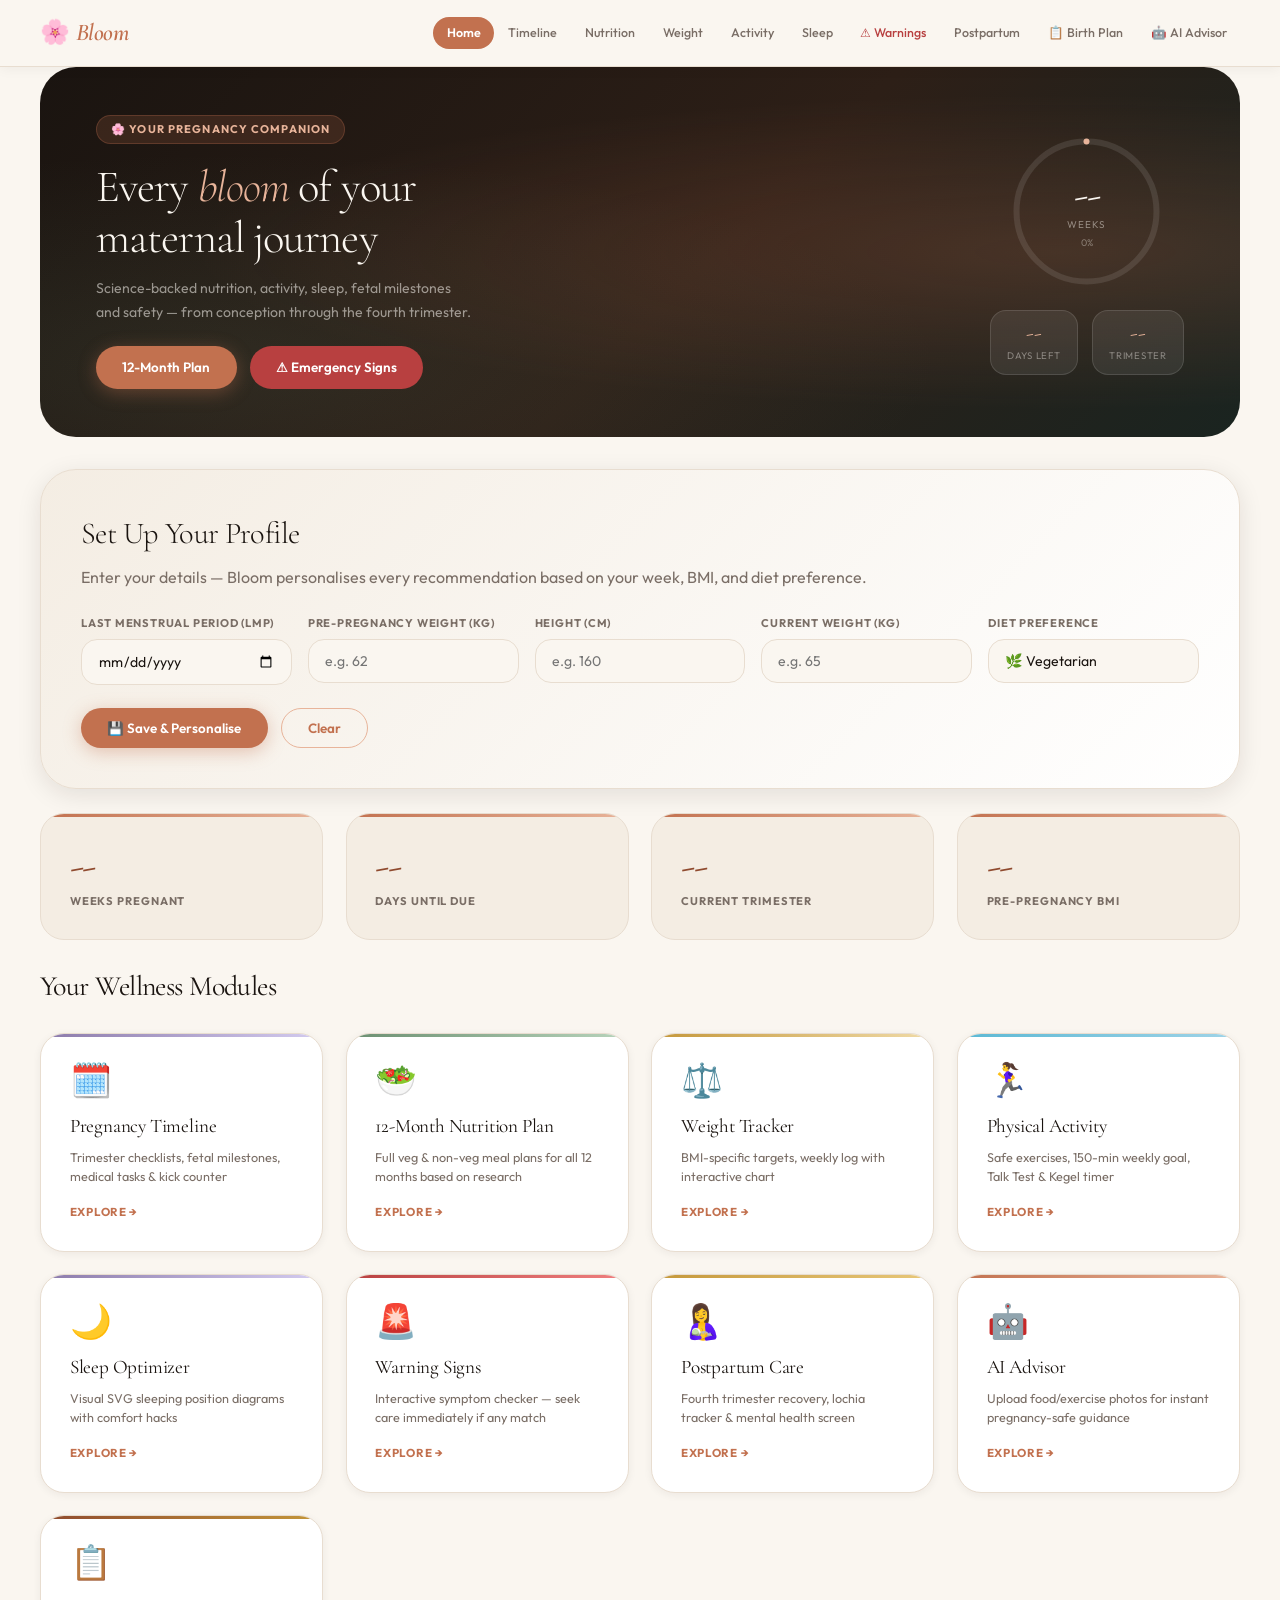
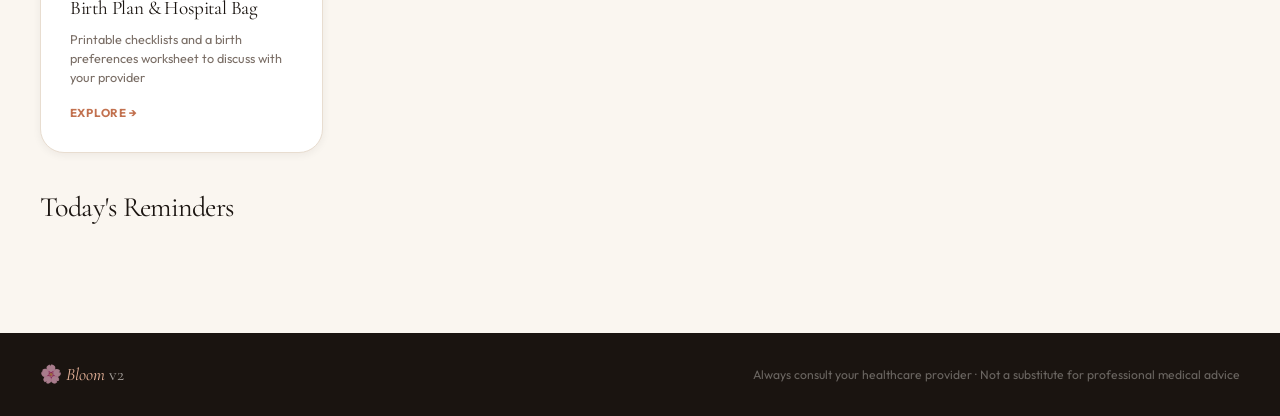
<file: index.html>
<!DOCTYPE html>
<html lang="en">
<head>
<meta charset="UTF-8"/><meta name="viewport" content="width=device-width,initial-scale=1"/>
<title>Bloom v2 — Maternal Wellness</title>
<link rel="stylesheet" href="css/main.css"/>
</head>
<body>
<nav class="navbar">
  <div class="nav-logo">🌸 <span>Bloom</span></div>
  <ul class="nav-links" id="navLinks">
    <li><a href="index.html" class="active">Home</a></li>
    <li><a href="pages/timeline.html">Timeline</a></li>
    <li><a href="pages/nutrition.html">Nutrition</a></li>
    <li><a href="pages/weight.html">Weight</a></li>
    <li><a href="pages/activity.html">Activity</a></li>
    <li><a href="pages/sleep.html">Sleep</a></li>
    <li><a href="pages/warnings.html" class="warn-link">⚠ Warnings</a></li>
    <li><a href="pages/postpartum.html">Postpartum</a></li>
    <li><a href="pages/birth-plan.html">📋 Birth Plan</a></li><li><a href="pages/ai-advisor.html">🤖 AI Advisor</a></li>
  </ul>
  <button class="nav-burger" onclick="toggleMenu()">☰</button>
</nav>
<div class="page-wrap">
  <div class="hero">
    <div style="position:relative;z-index:1">
      <div class="h-tag">🌸 Your Pregnancy Companion</div>
      <div class="h-title">Every <em>bloom</em> of your<br/>maternal journey</div>
      <div class="h-sub">Science-backed nutrition, activity, sleep, fetal milestones and safety — from conception through the fourth trimester.</div>
      <div class="h-actions">
        <a href="pages/nutrition.html" class="btn btn-p">12-Month Plan</a>
        <a href="pages/warnings.html" class="btn btn-err">⚠ Emergency Signs</a>
      </div>
    </div>
    <div class="h-visual">
      <div class="ring-wrap">
        <svg width="165" height="165" viewBox="0 0 165 165" style="transform:rotate(-90deg)">
          <circle cx="82.5" cy="82.5" r="70" fill="none" stroke="rgba(255,255,255,.1)" stroke-width="6"/>
          <circle cx="82.5" cy="82.5" r="70" fill="none" stroke="var(--clay-l)" stroke-width="6"
            stroke-linecap="round" stroke-dasharray="0 440" id="progressRingFill"
            style="transition:stroke-dasharray 1.2s cubic-bezier(.16,1,.3,1)"/>
        </svg>
        <div class="ring-center">
          <div class="ring-wk" id="heroWeek">--</div>
          <div class="ring-sub">WEEKS</div>
          <div style="font-size:.6rem;color:rgba(250,246,240,.38);margin-top:.15rem" id="ringPct">0%</div>
        </div>
      </div>
      <div class="h-stats">
        <div class="h-stat"><div class="h-stat-v" id="heroDays">--</div><div class="h-stat-l">Days Left</div></div>
        <div class="h-stat"><div class="h-stat-v" id="heroTri">--</div><div class="h-stat-l">Trimester</div></div>
      </div>
    </div>
  </div>

  <div class="setup-wrap mb-l" id="setupSection">
    <div class="setup-title">Set Up Your Profile</div>
    <p class="t-mute" style="margin-bottom:1.5rem">Enter your details — Bloom personalises every recommendation based on your week, BMI, and diet preference.</p>
    <div class="form-grid">
      <div class="form-group"><label class="form-label">Last Menstrual Period (LMP)</label><input type="date" id="lmpDate" class="form-input"/></div>
      <div class="form-group"><label class="form-label">Pre-pregnancy Weight (kg)</label><input type="number" id="preWeight" class="form-input" placeholder="e.g. 62"/></div>
      <div class="form-group"><label class="form-label">Height (cm)</label><input type="number" id="heightCm" class="form-input" placeholder="e.g. 160"/></div>
      <div class="form-group"><label class="form-label">Current Weight (kg)</label><input type="number" id="currWeight" class="form-input" placeholder="e.g. 65"/></div>
      <div class="form-group"><label class="form-label">Diet Preference</label>
        <select id="dietType" class="form-input">
          <option value="veg">🌿 Vegetarian</option>
          <option value="nonveg">🍗 Non-Vegetarian</option>
        </select>
      </div>
    </div>
    <div style="margin-top:1.4rem;display:flex;gap:.8rem;flex-wrap:wrap">
      <button class="btn btn-p" onclick="saveProfile()">💾 Save &amp; Personalise</button>
      <button class="btn btn-g" onclick="clearProfile()">Clear</button>
    </div>
    <div id="profileResult" class="profile-result hidden"></div>
  </div>

  <div class="g g-4 mb-l">
    <div class="stat-card"><div class="stat-val" id="statWeek">--</div><div class="stat-label">Weeks Pregnant</div></div>
    <div class="stat-card"><div class="stat-val" id="statDays">--</div><div class="stat-label">Days Until Due</div></div>
    <div class="stat-card"><div class="stat-val" id="statTrim">--</div><div class="stat-label">Current Trimester</div></div>
    <div class="stat-card"><div class="stat-val" id="statBMI">--</div><div class="stat-label">Pre-pregnancy BMI</div></div>
  </div>

  <div class="sec-head"><div class="sec-title">Your Wellness Modules</div></div>
  <div class="g ga mb-l">
    <a href="pages/timeline.html" class="module-card"><div class="mod-bar" style="background:linear-gradient(90deg,var(--lav),var(--lav-l))"></div><div class="mod-icon">🗓️</div><h3>Pregnancy Timeline</h3><p>Trimester checklists, fetal milestones, medical tasks &amp; kick counter</p><div class="mod-arr">Explore →</div></a>
    <a href="pages/nutrition.html" class="module-card"><div class="mod-bar" style="background:linear-gradient(90deg,var(--sage),var(--sage-l))"></div><div class="mod-icon">🥗</div><h3>12-Month Nutrition Plan</h3><p>Full veg &amp; non-veg meal plans for all 12 months based on research</p><div class="mod-arr">Explore →</div></a>
    <a href="pages/weight.html" class="module-card"><div class="mod-bar" style="background:linear-gradient(90deg,var(--gold),var(--gold-l))"></div><div class="mod-icon">⚖️</div><h3>Weight Tracker</h3><p>BMI-specific targets, weekly log with interactive chart</p><div class="mod-arr">Explore →</div></a>
    <a href="pages/activity.html" class="module-card"><div class="mod-bar" style="background:linear-gradient(90deg,#5bb8d4,#a0d4e8)"></div><div class="mod-icon">🏃‍♀️</div><h3>Physical Activity</h3><p>Safe exercises, 150-min weekly goal, Talk Test &amp; Kegel timer</p><div class="mod-arr">Explore →</div></a>
    <a href="pages/sleep.html" class="module-card"><div class="mod-bar" style="background:linear-gradient(90deg,var(--lav),var(--lav-l))"></div><div class="mod-icon">🌙</div><h3>Sleep Optimizer</h3><p>Visual SVG sleeping position diagrams with comfort hacks</p><div class="mod-arr">Explore →</div></a>
    <a href="pages/warnings.html" class="module-card"><div class="mod-bar" style="background:linear-gradient(90deg,var(--err),#f08080)"></div><div class="mod-icon">🚨</div><h3>Warning Signs</h3><p>Interactive symptom checker — seek care immediately if any match</p><div class="mod-arr">Explore →</div></a>
    <a href="pages/postpartum.html" class="module-card"><div class="mod-bar" style="background:linear-gradient(90deg,var(--gold),#e8c87a)"></div><div class="mod-icon">🤱</div><h3>Postpartum Care</h3><p>Fourth trimester recovery, lochia tracker &amp; mental health screen</p><div class="mod-arr">Explore →</div></a>
    <a href="pages/ai-advisor.html" class="module-card"><div class="mod-bar" style="background:linear-gradient(90deg,var(--clay),var(--clay-l))"></div><div class="mod-icon">🤖</div><h3>AI Advisor</h3><p>Upload food/exercise photos for instant pregnancy-safe guidance</p><div class="mod-arr">Explore →</div></a>
    <a href="pages/birth-plan.html" class="module-card"><div class="mod-bar" style="background:linear-gradient(90deg,var(--clay-d),var(--gold))"></div><div class="mod-icon">📋</div><h3>Birth Plan &amp; Hospital Bag</h3><p>Printable checklists and a birth preferences worksheet to discuss with your provider</p><div class="mod-arr">Explore →</div></a>
  </div>

  <div class="sec-head mt-xl"><div class="sec-title">Today's Reminders</div></div>
  <div id="tipsPanel" class="g ga-sm"></div>
</div>

<footer class="footer">
  <div class="footer-logo">🌸 <em>Bloom</em> v2</div>
  <div>Always consult your healthcare provider · Not a substitute for professional medical advice</div>
</footer>
<script src="js/core.js"></script>
<script>
function saveProfile(){
  const lmp=document.getElementById('lmpDate').value;
  const preW=parseFloat(document.getElementById('preWeight').value);
  const ht=parseFloat(document.getElementById('heightCm').value);
  const curW=parseFloat(document.getElementById('currWeight').value);
  const diet=document.getElementById('dietType').value;
  if(!lmp){alert('Please enter your LMP date.');return;}
  const p={lmp,preWeight:preW,height:ht,currWeight:curW,diet};
  setProfile(p);
  const w=getWeekFromLMP(lmp),tri=getTrimester(w),due=getDueDate(lmp),bmi=getBMI(preW,ht);
  const bmiC=bmi?getBMICategory(bmi):null,wtG=bmi?getWeightGainTarget(bmi):null;
  const gained=curW&&preW?(curW-preW).toFixed(1):null,cal=getExtraCalories(tri),days=getDaysLeft(lmp);
  const res=document.getElementById('profileResult');
  res.classList.remove('hidden');
  res.innerHTML=`
    <div class="pr-row">✅ <strong>Pregnancy Week</strong> Week ${w} — Trimester ${tri}</div>
    <div class="pr-row">🗓️ <strong>Estimated Due Date</strong> ${due.toDateString()}</div>
    <div class="pr-row">⏳ <strong>Days Remaining</strong> ${days} days</div>
    ${bmi?`<div class="pr-row">⚖️ <strong>Pre-pregnancy BMI</strong> ${bmi} — ${bmiC.label}</div>`:''}
    ${wtG?`<div class="pr-row">🎯 <strong>Weight Gain Target</strong> ${wtG.label}</div>`:''}
    <div class="pr-row">🍽️ <strong>Extra Calories</strong> +${cal} kcal/day this trimester</div>
    ${gained?`<div class="pr-row">📊 <strong>Gained So Far</strong> ${gained} kg</div>`:''}
    <div class="pr-row">🌿 <strong>Diet</strong> ${diet==='veg'?'Vegetarian 🌿':'Non-Vegetarian 🍗'}</div>`;
  refreshHeroStats(p);
  buildTips(w,tri,bmi,diet);
}
function clearProfile(){localStorage.removeItem('bloomProfile_v2');document.getElementById('profileResult').classList.add('hidden');['lmpDate','preWeight','heightCm','currWeight'].forEach(id=>{const e=document.getElementById(id);if(e)e.value=''});}
function buildTips(w,tri,bmi,diet){
  const tips=[];
  if(w<=13)tips.push({icon:'🌿',t:'Take folic acid 400–800 mcg daily — critical for neural tube closure.',cls:'c-sage'});
  if(w>=14&&w<=27)tips.push({icon:'🔬',t:'Anatomy scan at week 20 — book your appointment now.',cls:'c-clay'});
  if(w>=24&&w<=28)tips.push({icon:'🍬',t:'Gestational diabetes screening (glucose test) due weeks 24–28.',cls:'c-gold'});
  if(w>=27&&w<=36)tips.push({icon:'💉',t:'Tdap vaccine recommended weeks 27–36 to protect newborn.',cls:'c-lav'});
  if(w>=28)tips.push({icon:'👶',t:'Daily kick counts: aim for 10 movements in 2 hours.',cls:'c-clay'});
  if(w>=28)tips.push({icon:'🛌',t:'Sleep on left side (SOS position) — best for placental blood flow.',cls:'c-sage'});
  if(bmi>=30)tips.push({icon:'⚖️',t:`BMI ≥30: Target only 5–9 kg total gain. +${getExtraCalories(tri)} kcal/day.`,cls:'c-gold'});
  tips.push({icon:'🏃‍♀️',t:'Aim for 150 min moderate activity this week — brisk walking counts!',cls:'c-sage'});
  if(diet==='veg')tips.push({icon:'🌿',t:'Vegetarians: supplement Vitamin B12 — not available in plant foods.',cls:'c-lav'});
  tips.push({icon:'💧',t:'Drink 8–10 glasses of water daily. Dehydration triggers Braxton Hicks.',cls:'c-clay'});
  document.getElementById('tipsPanel').innerHTML=tips.slice(0,6).map(t=>`<div class="card ${t.cls}" style="display:flex;gap:1rem;align-items:flex-start"><span style="font-size:1.5rem;flex-shrink:0">${t.icon}</span><span style="font-size:.83rem;line-height:1.6">${t.t}</span></div>`).join('');
}
window.addEventListener('DOMContentLoaded',()=>{
  const p=getProfile();
  if(p.lmp){
    document.getElementById('lmpDate').value=p.lmp;
    if(p.preWeight)document.getElementById('preWeight').value=p.preWeight;
    if(p.height)document.getElementById('heightCm').value=p.height;
    if(p.currWeight)document.getElementById('currWeight').value=p.currWeight;
    if(p.diet)document.getElementById('dietType').value=p.diet;
    refreshHeroStats(p);
    buildTips(getWeekFromLMP(p.lmp),getTrimester(getWeekFromLMP(p.lmp)),getBMI(p.preWeight,p.height),p.diet||'veg');
  }
});
</script>
</body>
</html>
</file>
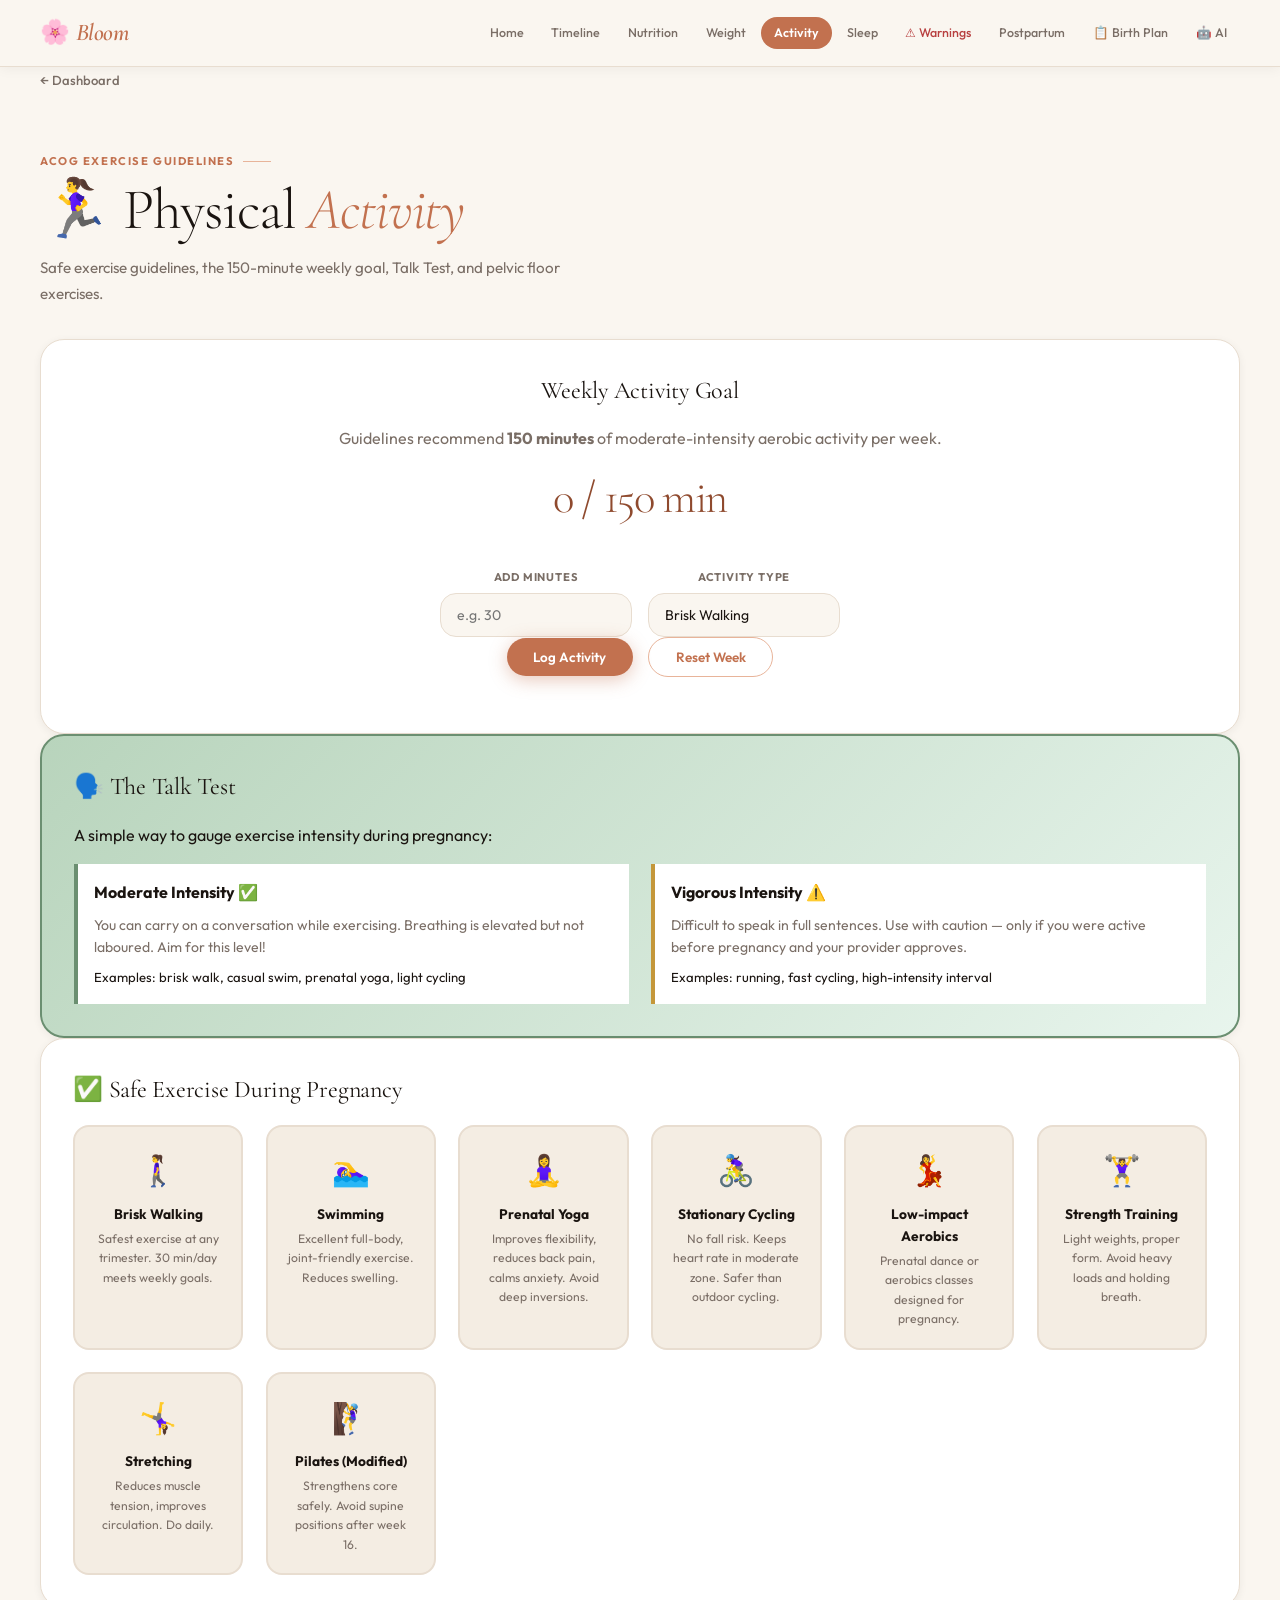
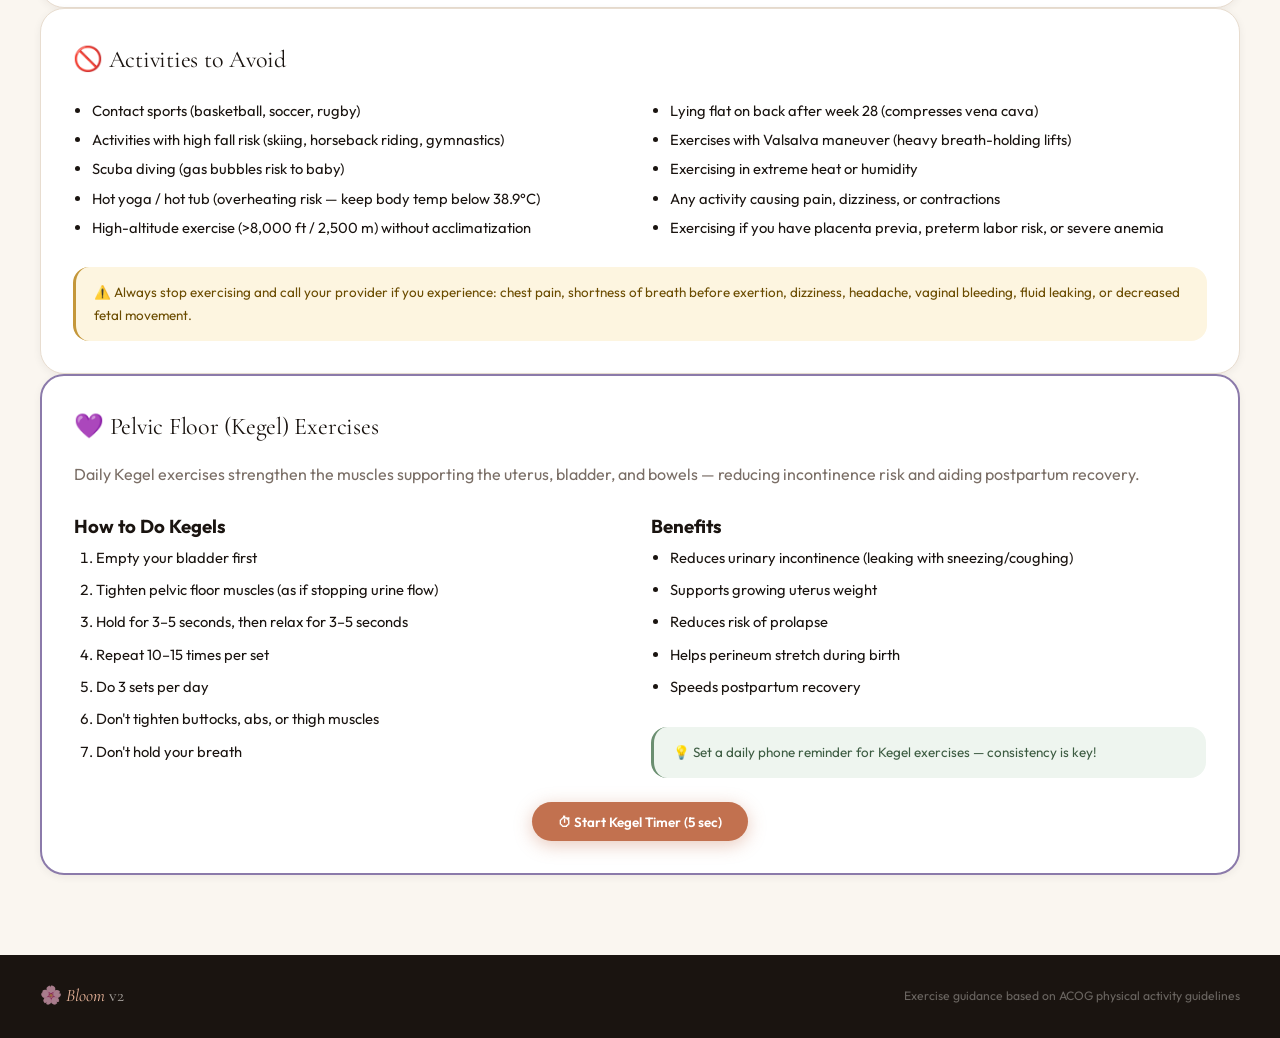
<file: pages/activity.html>
<!DOCTYPE html>
<html lang="en">
<head>
  <meta charset="UTF-8" /><meta name="viewport" content="width=device-width, initial-scale=1.0" />
  <title>Activity — Bloom v2</title>
  <link rel="stylesheet" href="../css/main.css" />
</head>
<body>
<nav class="navbar">
  <div class="nav-logo">🌸 <span>Bloom</span></div>
  <ul class="nav-links" id="navLinks">
    <li><a href="../index.html">Home</a></li><li><a href="timeline.html" >Timeline</a></li>
    <li><a href="nutrition.html" >Nutrition</a></li><li><a href="weight.html" >Weight</a></li>
    <li><a href="activity.html" class="active">Activity</a></li><li><a href="sleep.html" >Sleep</a></li>
    <li><a href="warnings.html" class="warn-link">⚠ Warnings</a></li>
    <li><a href="postpartum.html" >Postpartum</a></li><li><a href="birth-plan.html">📋 Birth Plan</a></li><li><a href="ai-advisor.html">🤖 AI</a></li>
  </ul>
  <button class="nav-burger" onclick="toggleMenu()">☰</button>
</nav>

<div class="page-wrap">
  <a href="../index.html" class="back-link">← Dashboard</a>
  <div class="ph">
    <div class="eyebrow">ACOG Exercise Guidelines</div>
    <div class="page-title">🏃‍♀️ Physical <em>Activity</em></div>
    <div class="page-sub">Safe exercise guidelines, the 150-minute weekly goal, Talk Test, and pelvic floor exercises.</div>
  </div>
<!-- Weekly Goal Tracker -->
  <div class="card" style="text-align:center">
    <div class="card-title">Weekly Activity Goal</div>
    <p class="t-mute mb-l">Guidelines recommend <strong>150 minutes</strong> of moderate-intensity aerobic activity per week.</p>
    <div class="stat-val" id="minutesDisplay">0 / 150 min</div>
    <div style="background:var(--border);border-radius:100px;height:16px;margin:1rem auto;max-width:400px;overflow:hidden">
      <div id="progressBar" style="height:100%;background:linear-gradient(90deg,var(--sage),#5e8f6e);width:0%;border-radius:100px;transition:width 0.5s"></div>
    </div>
    <div class="form-grid" style="max-width:400px;margin:1rem auto 0">
      <div class="form-group">
        <label class="form-label">Add Minutes</label>
        <input type="number" id="addMins" class="form-input" placeholder="e.g. 30" min="1" max="180"/>
      </div>
      <div class="form-group">
        <label class="form-label">Activity Type</label>
        <select id="actType" class="form-input">
          <option>Brisk Walking</option>
          <option>Swimming</option>
          <option>Prenatal Yoga</option>
          <option>Stationary Cycling</option>
          <option>Low-impact Aerobics</option>
          <option>Kegel Exercises</option>
          <option>Stretching</option>
          <option>Other</option>
        </select>
      </div>
    </div>
    <button class="btn btn-p" onclick="addActivity()">Log Activity</button>
    <button class="btn btn-g" style="margin-left:0.8rem" onclick="resetWeek()">Reset Week</button>
    <div id="activityLog" class="mt-l"></div>
  </div>

  <!-- Talk Test -->
  <div class="card" style="background:linear-gradient(135deg,var(--sage-l),#e8f5ed);border:2px solid var(--sage)">
    <div class="card-title">🗣️ The Talk Test</div>
    <p>A simple way to gauge exercise intensity during pregnancy:</p>
    <div class="g g-2" style="margin-top:1rem">
      <div style="padding:1rem;background:white;border-radius:var(--radius-sm);border-left:4px solid var(--sage)">
        <strong>Moderate Intensity ✅</strong>
        <p class="t-mute mt-s" style="font-size:0.88rem">You can carry on a conversation while exercising. Breathing is elevated but not laboured. Aim for this level!</p>
        <p style="font-size:0.82rem;margin-top:0.5rem">Examples: brisk walk, casual swim, prenatal yoga, light cycling</p>
      </div>
      <div style="padding:1rem;background:white;border-radius:var(--radius-sm);border-left:4px solid var(--gold)">
        <strong>Vigorous Intensity ⚠️</strong>
        <p class="t-mute mt-s" style="font-size:0.88rem">Difficult to speak in full sentences. Use with caution — only if you were active before pregnancy and your provider approves.</p>
        <p style="font-size:0.82rem;margin-top:0.5rem">Examples: running, fast cycling, high-intensity interval</p>
      </div>
    </div>
  </div>

  <!-- Safe Activities -->
  <div class="card">
    <div class="card-title">✅ Safe Exercise During Pregnancy</div>
    <div class="g ga-xs">
      <div class="act-card"><div class="act-icon">🚶‍♀️</div><h4>Brisk Walking</h4><p>Safest exercise at any trimester. 30 min/day meets weekly goals.</p></div>
      <div class="act-card"><div class="act-icon">🏊‍♀️</div><h4>Swimming</h4><p>Excellent full-body, joint-friendly exercise. Reduces swelling.</p></div>
      <div class="act-card"><div class="act-icon">🧘‍♀️</div><h4>Prenatal Yoga</h4><p>Improves flexibility, reduces back pain, calms anxiety. Avoid deep inversions.</p></div>
      <div class="act-card"><div class="act-icon">🚴‍♀️</div><h4>Stationary Cycling</h4><p>No fall risk. Keeps heart rate in moderate zone. Safer than outdoor cycling.</p></div>
      <div class="act-card"><div class="act-icon">💃</div><h4>Low-impact Aerobics</h4><p>Prenatal dance or aerobics classes designed for pregnancy.</p></div>
      <div class="act-card"><div class="act-icon">🏋️‍♀️</div><h4>Strength Training</h4><p>Light weights, proper form. Avoid heavy loads and holding breath.</p></div>
      <div class="act-card"><div class="act-icon">🤸‍♀️</div><h4>Stretching</h4><p>Reduces muscle tension, improves circulation. Do daily.</p></div>
      <div class="act-card"><div class="act-icon">🧗‍♀️</div><h4>Pilates (Modified)</h4><p>Strengthens core safely. Avoid supine positions after week 16.</p></div>
    </div>
  </div>

  <!-- Avoid -->
  <div class="card">
    <div class="card-title">🚫 Activities to Avoid</div>
    <div class="g g-2">
      <ul style="padding-left:1.2rem;line-height:2;font-size:0.92rem">
        <li>Contact sports (basketball, soccer, rugby)</li>
        <li>Activities with high fall risk (skiing, horseback riding, gymnastics)</li>
        <li>Scuba diving (gas bubbles risk to baby)</li>
        <li>Hot yoga / hot tub (overheating risk — keep body temp below 38.9°C)</li>
        <li>High-altitude exercise (&gt;8,000 ft / 2,500 m) without acclimatization</li>
      </ul>
      <ul style="padding-left:1.2rem;line-height:2;font-size:0.92rem">
        <li>Lying flat on back after week 28 (compresses vena cava)</li>
        <li>Exercises with Valsalva maneuver (heavy breath-holding lifts)</li>
        <li>Exercising in extreme heat or humidity</li>
        <li>Any activity causing pain, dizziness, or contractions</li>
        <li>Exercising if you have placenta previa, preterm labor risk, or severe anemia</li>
      </ul>
    </div>
    <div class="ib ib-g mt-l">
      ⚠️ Always stop exercising and call your provider if you experience: chest pain, shortness of breath before exertion, dizziness, headache, vaginal bleeding, fluid leaking, or decreased fetal movement.
    </div>
  </div>

  <!-- Pelvic Floor -->
  <div class="card" style="border:2px solid var(--lav)">
    <div class="card-title">💜 Pelvic Floor (Kegel) Exercises</div>
    <p class="t-mute mb-l">Daily Kegel exercises strengthen the muscles supporting the uterus, bladder, and bowels — reducing incontinence risk and aiding postpartum recovery.</p>
    <div class="g g-2">
      <div>
        <h3>How to Do Kegels</h3>
        <ol style="padding-left:1.4rem;line-height:2.2;font-size:0.92rem">
          <li>Empty your bladder first</li>
          <li>Tighten pelvic floor muscles (as if stopping urine flow)</li>
          <li>Hold for 3–5 seconds, then relax for 3–5 seconds</li>
          <li>Repeat 10–15 times per set</li>
          <li>Do 3 sets per day</li>
          <li>Don't tighten buttocks, abs, or thigh muscles</li>
          <li>Don't hold your breath</li>
        </ol>
      </div>
      <div>
        <h3>Benefits</h3>
        <ul style="padding-left:1.2rem;line-height:2.2;font-size:0.92rem">
          <li>Reduces urinary incontinence (leaking with sneezing/coughing)</li>
          <li>Supports growing uterus weight</li>
          <li>Reduces risk of prolapse</li>
          <li>Helps perineum stretch during birth</li>
          <li>Speeds postpartum recovery</li>
        </ul>
        <div class="ib ib-s mt-l">
          💡 Set a daily phone reminder for Kegel exercises — consistency is key!
        </div>
      </div>
    </div>
    <div style="text-align:center;margin-top:1.5rem">
      <button class="btn btn-p" onclick="startKegel()">⏱ Start Kegel Timer (5 sec)</button>
      <div id="kegelDisplay" style="font-family:'Playfair Display',serif;font-size:2rem;color:var(--lav);margin-top:1rem;display:none"></div>
    </div>
  </div>

</div>
<footer class="footer"><div class="footer-logo">🌸 <em>Bloom</em> v2</div><div>Exercise guidance based on ACOG physical activity guidelines</div></footer>
<script src="../js/core.js"></script>
<script>
let weeklyMins = parseInt(localStorage.getItem('bloomWeeklyMins') || '0');
let actLog = JSON.parse(localStorage.getItem('bloomActLog') || '[]');

function updateGoalDisplay() {
  weeklyMins = Math.max(0, weeklyMins);
  document.getElementById('minutesDisplay').textContent = `${weeklyMins} / 150 min`;
  const pct = Math.min(100, (weeklyMins / 150) * 100);
  document.getElementById('progressBar').style.width = pct + '%';
  let html = '';
  actLog.slice(-5).reverse().forEach(e => {
    html += `<div style="font-size:0.85rem;color:var(--text-muted);margin-top:0.3rem">✅ ${e.mins} min — ${e.type}</div>`;
  });
  document.getElementById('activityLog').innerHTML = html;
}
function addActivity() {
  const mins = parseInt(document.getElementById('addMins').value);
  const type = document.getElementById('actType').value;
  if (!mins || mins < 1) { alert('Enter valid minutes.'); return; }
  weeklyMins += mins;
  actLog.push({ mins, type });
  localStorage.setItem('bloomWeeklyMins', weeklyMins);
  localStorage.setItem('bloomActLog', JSON.stringify(actLog));
  updateGoalDisplay();
}
function resetWeek() {
  if (confirm('Reset weekly activity log?')) {
    weeklyMins = 0; actLog = [];
    localStorage.removeItem('bloomWeeklyMins');
    localStorage.removeItem('bloomActLog');
    updateGoalDisplay();
  }
}

// Kegel timer
let kegelInterval = null;
function startKegel() {
  if (kegelInterval) { clearInterval(kegelInterval); kegelInterval = null; }
  let phase = 0; // 0=squeeze,1=relax
  let secs = 5; let sets = 0; let reps = 0;
  const display = document.getElementById('kegelDisplay');
  display.style.display = 'block';
  function tick() {
    const label = phase === 0 ? '💜 SQUEEZE' : '🤍 RELAX';
    display.textContent = `${label} — ${secs}s | Rep ${reps+1}/10 | Set ${sets+1}/3`;
    secs--;
    if (secs < 0) {
      secs = 5;
      if (phase === 0) { phase = 1; }
      else { phase = 0; reps++; if (reps >= 10) { reps = 0; sets++; if (sets >= 3) { clearInterval(kegelInterval); display.textContent = '🎉 Kegel session complete! Great job!'; return; } } }
    }
  }
  tick();
  kegelInterval = setInterval(tick, 1000);
}

window.addEventListener('DOMContentLoaded', updateGoalDisplay);
</script>
</body>
</html>
</file>
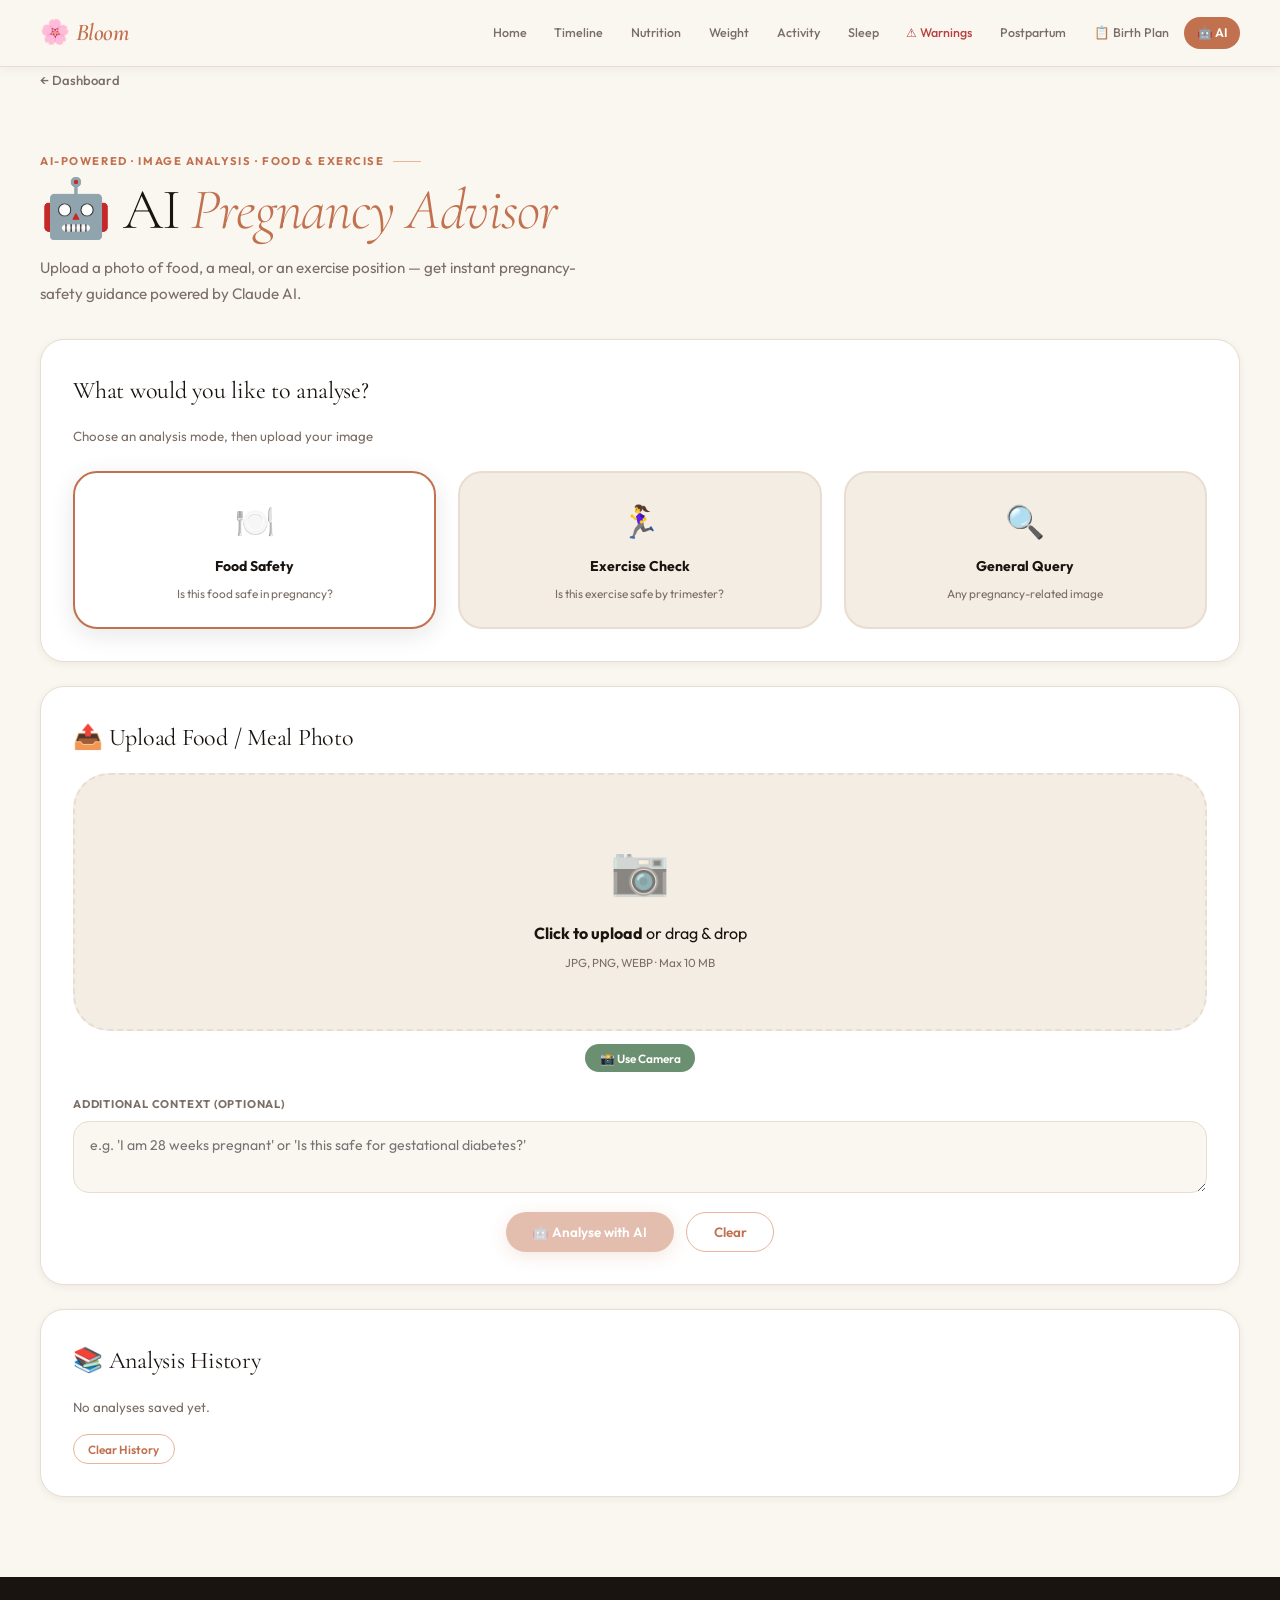
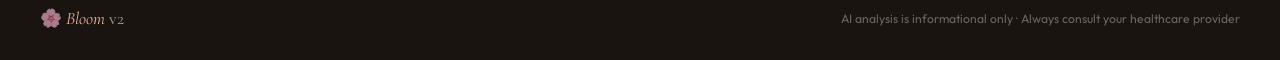
<file: pages/ai-advisor.html>
<!DOCTYPE html>
<html lang="en">
<head>
<meta charset="UTF-8"/><meta name="viewport" content="width=device-width,initial-scale=1"/>
<title>AI Advisor — Bloom v2</title>
<link rel="stylesheet" href="../css/main.css"/>
</head>
<body>
<nav class="navbar">
  <div class="nav-logo">🌸 <span>Bloom</span></div>
  <ul class="nav-links" id="navLinks">
    <li><a href="../index.html">Home</a></li><li><a href="timeline.html">Timeline</a></li>
    <li><a href="nutrition.html">Nutrition</a></li><li><a href="weight.html">Weight</a></li>
    <li><a href="activity.html">Activity</a></li><li><a href="sleep.html">Sleep</a></li>
    <li><a href="warnings.html" class="warn-link">⚠ Warnings</a></li>
    <li><a href="postpartum.html">Postpartum</a></li><li><a href="birth-plan.html">📋 Birth Plan</a></li><li><a href="ai-advisor.html" class="active">🤖 AI</a></li>
  </ul>
  <button class="nav-burger" onclick="toggleMenu()">☰</button>
</nav>
<div class="page-wrap">
  <a href="../index.html" class="back-link">← Dashboard</a>
  <div class="ph">
    <div class="eyebrow">AI-Powered · Image Analysis · Food &amp; Exercise</div>
    <div class="page-title">🤖 AI <em>Pregnancy Advisor</em></div>
    <div class="page-sub">Upload a photo of food, a meal, or an exercise position — get instant pregnancy-safety guidance powered by Claude AI.</div>
  </div>

  <!-- MODE SELECTOR -->
  <div class="card mb-l">
    <div class="card-title">What would you like to analyse?</div>
    <p class="t-mute t-sm mb-l">Choose an analysis mode, then upload your image</p>
    <div class="g g-3" id="modeGrid">
      <div class="mode-card selected" id="mode-food" onclick="setMode('food')">
        <div class="mode-icon">🍽️</div>
        <h3>Food Safety</h3>
        <p>Is this food safe in pregnancy?</p>
      </div>
      <div class="mode-card" id="mode-exercise" onclick="setMode('exercise')">
        <div class="mode-icon">🏃‍♀️</div>
        <h3>Exercise Check</h3>
        <p>Is this exercise safe by trimester?</p>
      </div>
      <div class="mode-card" id="mode-general" onclick="setMode('general')">
        <div class="mode-icon">🔍</div>
        <h3>General Query</h3>
        <p>Any pregnancy-related image</p>
      </div>
    </div>
  </div>

  <!-- UPLOAD CARD -->
  <div class="card mb-l">
    <div class="card-title" id="uploadTitle">📤 Upload Food / Meal Photo</div>
    <div class="drop-zone" id="dropZone"
      onclick="document.getElementById('fileInput').click()"
      ondragover="ev.preventDefault();this.classList.add('drag-over')"
      ondragleave="this.classList.remove('drag-over')"
      ondrop="handleDrop(event)">
      <div style="font-size:3rem;opacity:.5;margin-bottom:.8rem">📷</div>
      <p><strong>Click to upload</strong> or drag &amp; drop</p>
      <p class="t-xs t-mute mt-s">JPG, PNG, WEBP · Max 10 MB</p>
    </div>
    <input type="file" id="fileInput" accept="image/*" style="display:none" onchange="handleFile(event)"/>
    <div style="text-align:center;margin-top:.8rem">
      <button class="btn btn-s btn-sm" onclick="document.getElementById('camInput').click()">📸 Use Camera</button>
      <input type="file" id="camInput" accept="image/*" capture="environment" style="display:none" onchange="handleFile(event)"/>
    </div>
    <div id="previewArea" style="display:none;margin-top:1.5rem;text-align:center">
      <img id="imgPreview" style="max-width:100%;max-height:380px;border-radius:var(--r-l);box-shadow:var(--sh-l)" alt="Preview"/>
      <p class="t-xs t-mute mt-s" id="fileName"></p>
    </div>
    <div class="form-group mt-l">
      <label class="form-label">Additional context (optional)</label>
      <textarea id="ctx" class="form-input" rows="2" placeholder="e.g. 'I am 28 weeks pregnant' or 'Is this safe for gestational diabetes?'"></textarea>
    </div>
    <div style="text-align:center;margin-top:1.2rem;display:flex;gap:.8rem;justify-content:center;flex-wrap:wrap">
      <button class="btn btn-p" id="analyseBtn" onclick="analyseImage()" disabled>🤖 Analyse with AI</button>
      <button class="btn btn-g" onclick="clearAll()">Clear</button>
    </div>
  </div>

  <!-- RESULT -->
  <div class="card mb-l" id="resultCard" style="display:none">
    <div class="card-title">🌸 AI Analysis</div>
    <div id="analysisResult"></div>
    <div class="ib ib-g mt-l" style="font-size:.76rem">⚠️ This AI analysis is informational only and does not replace advice from your OB/GYN, midwife, or dietitian.</div>
    <div style="display:flex;gap:.8rem;margin-top:1rem;flex-wrap:wrap">
      <button class="btn btn-s btn-sm" onclick="saveResult()">💾 Save Result</button>
      <button class="btn btn-g btn-sm" onclick="clearAll()">Analyse Another</button>
    </div>
  </div>

  <!-- HISTORY -->
  <div class="card">
    <div class="card-title">📚 Analysis History</div>
    <div id="historyList"><p class="t-mute t-sm">No analyses saved yet.</p></div>
    <button class="btn btn-g btn-sm mt-m" onclick="clearHistory()">Clear History</button>
  </div>
</div>

<footer class="footer"><div class="footer-logo">🌸 <em>Bloom</em> v2</div><div>AI analysis is informational only · Always consult your healthcare provider</div></footer>
<script src="../js/core.js"></script>
<script>
let currentMode='food', imgBase64=null, imgType='image/jpeg';

const MODES = {
  food:{
    title:'📤 Upload Food / Meal Photo',
    system:`You are a maternal nutrition expert and pregnancy dietitian. Analyse the food image for pregnancy safety. Structure your response clearly:
1. 🍽️ **Food Identified** — what you see
2. ✅ **Safe Elements** — pregnancy-safe ingredients and their benefits
3. ⚠️ **Safety Concerns** — any risks (raw fish, unpasteurised dairy, high mercury, undercooked protein, excess caffeine, raw eggs)
4. 🧬 **Key Pregnancy Nutrients** — identify folic acid, iron, calcium, DHA, choline, iodine present
5. 🔄 **Pregnancy Modifications** — how to make this safer/more nutritious
6. 📊 **Trimester Notes** — any trimester-specific advice
7. 🏆 **Safety Rating** — SAFE ✅ / USE WITH CAUTION ⚠️ / AVOID 🚫
Be compassionate and practical. Recommend consulting a healthcare provider.`
  },
  exercise:{
    title:'📤 Upload Exercise Position Photo',
    system:`You are a certified prenatal fitness expert. Analyse the exercise position for pregnancy safety. Structure:
1. 🏃‍♀️ **Exercise Identified**
2. ✅ **Pregnancy Benefits**
3. ⚠️ **Safety Assessment** — safe in which trimesters?
4. 🔄 **Modifications by Trimester** (T1: Wks 1-13, T2: Wks 14-27, T3: Wks 28-40)
5. 🚫 **Contraindications** — who should avoid this?
6. 💡 **Key Form Points** for pregnancy safety
7. 🌸 **Safer Alternatives** if needed
8. 🏆 **Safety Rating** — SAFE ALL TRIMESTERS ✅ / MODIFY BY TRIMESTER ⚠️ / AVOID 🚫
Include pelvic floor considerations and the Talk Test. Always recommend consulting provider before exercise.`
  },
  general:{
    title:'📤 Upload Any Pregnancy-Related Image',
    system:`You are a comprehensive maternal wellness advisor. Provide evidence-based pregnancy guidance for whatever is shown. Use clear sections, flag safety concerns with ⚠️ or 🚫, highlight positives with ✅. Consider all three trimesters and postpartum where relevant. Always recommend consulting healthcare providers for medical decisions.`
  }
};

function setMode(m) {
  currentMode = m;
  document.querySelectorAll('.mode-card').forEach(c => c.classList.remove('selected'));
  document.getElementById('mode-' + m).classList.add('selected');
  document.getElementById('uploadTitle').textContent = MODES[m].title;
}

function handleDrop(e) {
  e.preventDefault();
  document.getElementById('dropZone').classList.remove('drag-over');
  const f = e.dataTransfer.files[0]; if(f) processFile(f);
}
function handleFile(e) { const f=e.target.files[0]; if(f) processFile(f); }
function processFile(f) {
  if(!f.type.startsWith('image/')) { alert('Please upload an image file.'); return; }
  if(f.size > 10*1024*1024) { alert('Max 10 MB.'); return; }
  imgType = f.type || 'image/jpeg';
  document.getElementById('fileName').textContent = f.name + ' (' + (f.size/1024).toFixed(0) + ' KB)';
  const r = new FileReader();
  r.onload = ev => {
    imgBase64 = ev.target.result.split(',')[1];
    document.getElementById('imgPreview').src = ev.target.result;
    document.getElementById('previewArea').style.display = 'block';
    document.getElementById('analyseBtn').disabled = false;
  };
  r.readAsDataURL(f);
}

async function analyseImage() {
  if(!imgBase64) { alert('Upload an image first.'); return; }
  const btn = document.getElementById('analyseBtn');
  btn.disabled = true; btn.textContent = '⏳ Analysing...';
  const rc = document.getElementById('resultCard');
  const rd = document.getElementById('analysisResult');
  rc.style.display = 'block';
  rd.innerHTML = '<div class="ai-loading"><div class="spinner"></div><p class="t-mute">Bloom AI is analysing your image…<br/><span class="t-xs">This may take 10–20 seconds</span></p></div>';
  rc.scrollIntoView({ behavior:'smooth', block:'start' });
  const ctx = document.getElementById('ctx').value.trim();
  const p = getProfile();
  let profileCtx = '';
  if(p.lmp) { const w=getWeekFromLMP(p.lmp); profileCtx=`\n\nUser is Week ${w} of pregnancy (Trimester ${getTrimester(w)}).`; }
  try {
    const resp = await fetch('https://api.anthropic.com/v1/messages', {
      method:'POST', headers:{'Content-Type':'application/json'},
      body: JSON.stringify({
        model:'claude-sonnet-4-20250514', max_tokens:1000,
        system: MODES[currentMode].system,
        messages:[{ role:'user', content:[
          { type:'image', source:{ type:'base64', media_type:imgType, data:imgBase64 }},
          { type:'text', text:'Analyse this image for pregnancy safety guidance.' + (ctx?'\n\nUser context: '+ctx:'') + profileCtx }
        ]}]
      })
    });
    if(!resp.ok) { const e=await resp.json(); throw new Error(e.error?.message||'API error '+resp.status); }
    const data = await resp.json();
    const text = data.content.map(b=>b.text||'').join('\n');
    rd.innerHTML = '<div class="ai-result">' + text
      .replace(/\*\*(.+?)\*\*/g,'<strong>$1</strong>')
      .replace(/\n\n/g,'<br/><br/>')
      .replace(/\n/g,'<br/>')
      .replace(/✅/g,'<span style="color:var(--sage-d)">✅</span>')
      .replace(/⚠️/g,'<span style="color:var(--gold)">⚠️</span>')
      .replace(/🚫/g,'<span style="color:var(--err)">🚫</span>') + '</div>';
  } catch(err) {
    rd.innerHTML = '<div class="ib ib-g"><strong>⚠️ Analysis Error:</strong> ' + err.message + '<br/><span class="t-xs">This feature requires an Anthropic API key. See README.md for setup.</span></div>';
  } finally { btn.disabled=false; btn.textContent='🤖 Analyse with AI'; }
}

function saveResult() {
  const t = document.getElementById('analysisResult').innerText;
  if(!t) return;
  const h = JSON.parse(localStorage.getItem('bloomAIHistory')||'[]');
  h.unshift({ date:new Date().toLocaleString(), mode:currentMode, result:t.slice(0,400)+'...' });
  if(h.length>10) h.pop();
  localStorage.setItem('bloomAIHistory', JSON.stringify(h));
  renderHistory(); alert('Saved!');
}
function renderHistory() {
  const h = JSON.parse(localStorage.getItem('bloomAIHistory')||'[]');
  const d = document.getElementById('historyList');
  if(!h.length) { d.innerHTML='<p class="t-mute t-sm">No analyses saved yet.</p>'; return; }
  const icons = { food:'🍽️', exercise:'🏃‍♀️', general:'🔍' };
  d.innerHTML = h.map(x=>`<div style="padding:.9rem;background:var(--s1);border-radius:var(--r-m);margin-bottom:.7rem;border-left:3px solid var(--clay-l)"><div style="display:flex;justify-content:space-between;margin-bottom:.3rem"><strong>${icons[x.mode]||'📷'} ${x.mode} analysis</strong><span class="t-xs t-mute">${x.date}</span></div><p class="t-xs t-mute">${x.result}</p></div>`).join('');
}
function clearHistory() { if(confirm('Clear history?')) { localStorage.removeItem('bloomAIHistory'); renderHistory(); } }
function clearAll() {
  imgBase64=null;
  document.getElementById('previewArea').style.display='none';
  document.getElementById('fileInput').value=''; document.getElementById('camInput').value='';
  document.getElementById('ctx').value='';
  document.getElementById('analyseBtn').disabled=true;
  document.getElementById('resultCard').style.display='none';
}

// Fix dragover
document.getElementById('dropZone').addEventListener('dragover', e => { e.preventDefault(); document.getElementById('dropZone').classList.add('drag-over'); });
document.getElementById('dropZone').addEventListener('dragleave', () => { document.getElementById('dropZone').classList.remove('drag-over'); });

window.addEventListener('DOMContentLoaded', () => { renderHistory(); });

// Add mode-card style
const style = document.createElement('style');
style.textContent = `.mode-card{display:flex;flex-direction:column;align-items:center;gap:.5rem;padding:1.4rem 1rem;border-radius:var(--r-l);border:2px solid var(--parch);background:var(--s1);cursor:pointer;text-align:center;transition:all .2s var(--ease)}.mode-card:hover{border-color:var(--clay-l);background:#fff}.mode-card.selected{border-color:var(--clay);background:#fff;box-shadow:var(--sh-m)}.mode-card .mode-icon{font-size:2rem}.mode-card h3{font-size:.88rem;font-weight:700;color:var(--ink)}.mode-card p{font-size:.74rem;color:var(--mute)}`;
document.head.appendChild(style);
</script>
</body>
</html>
</file>
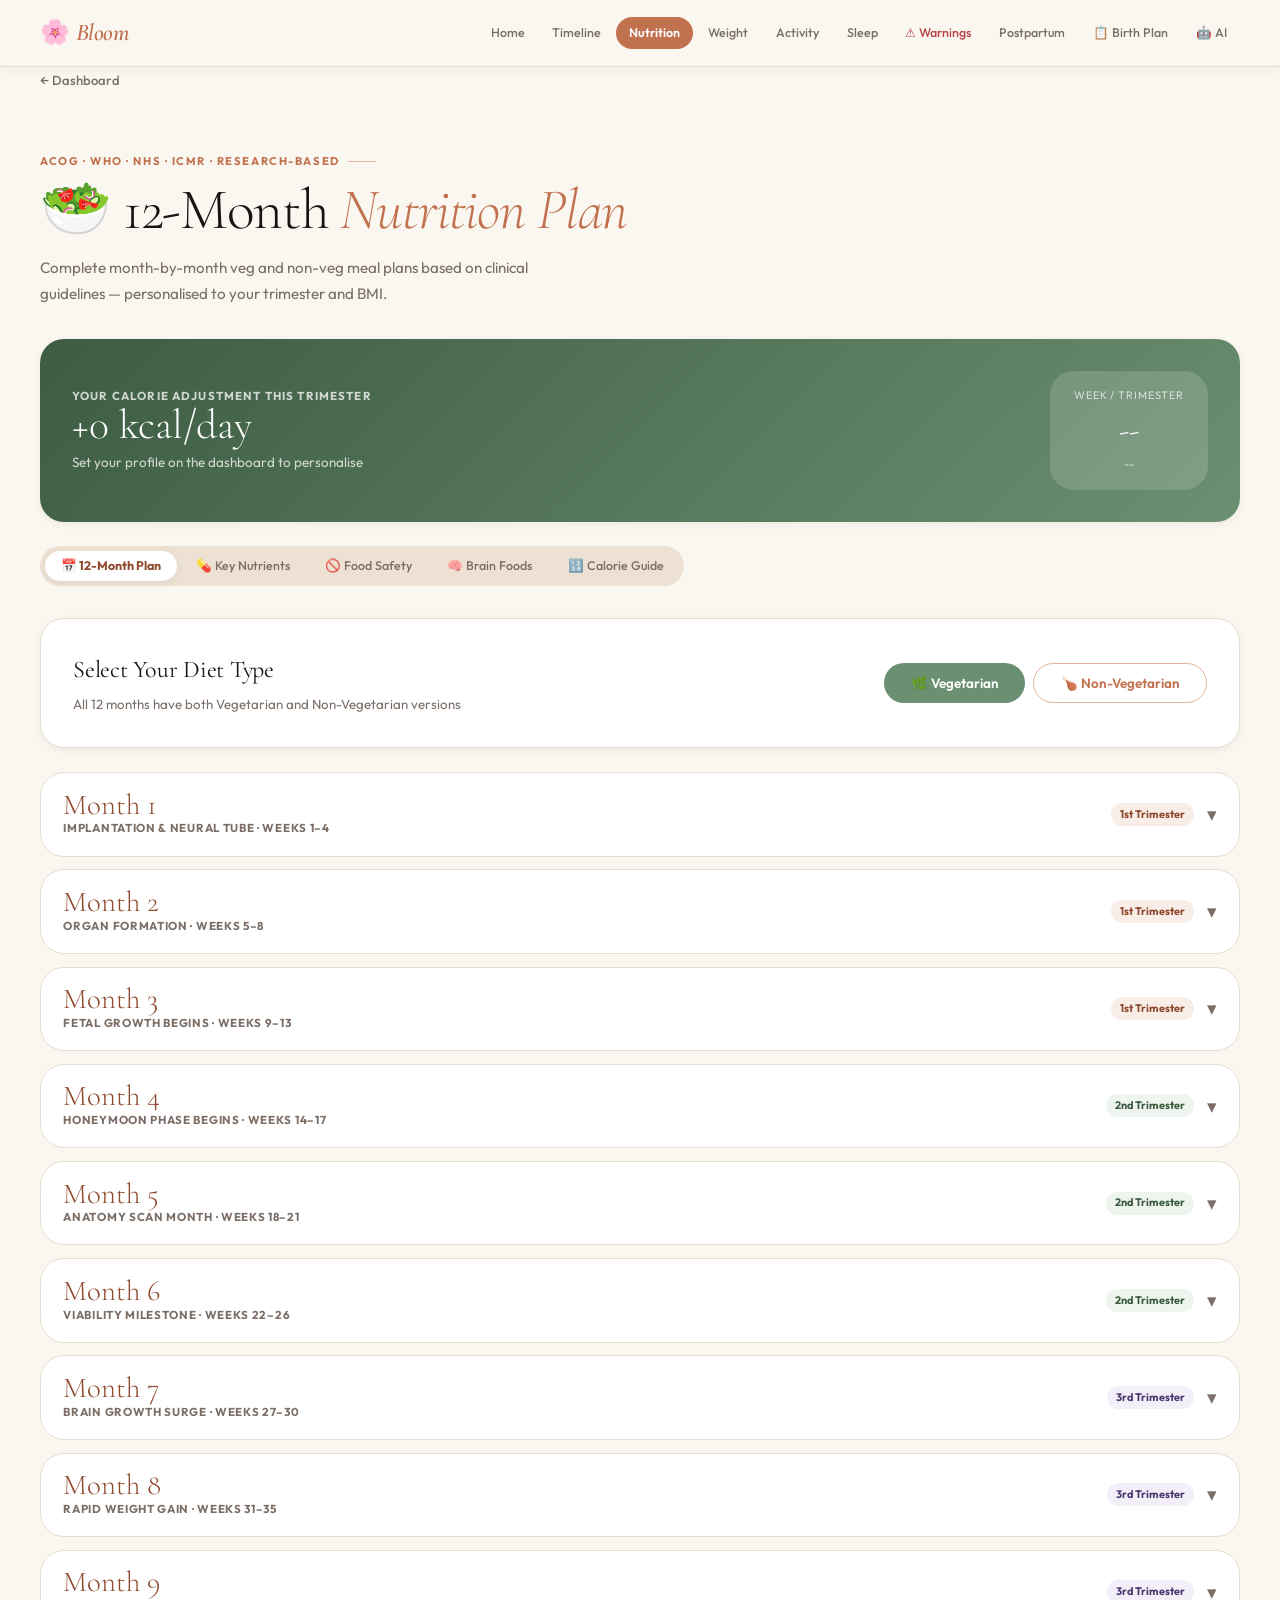
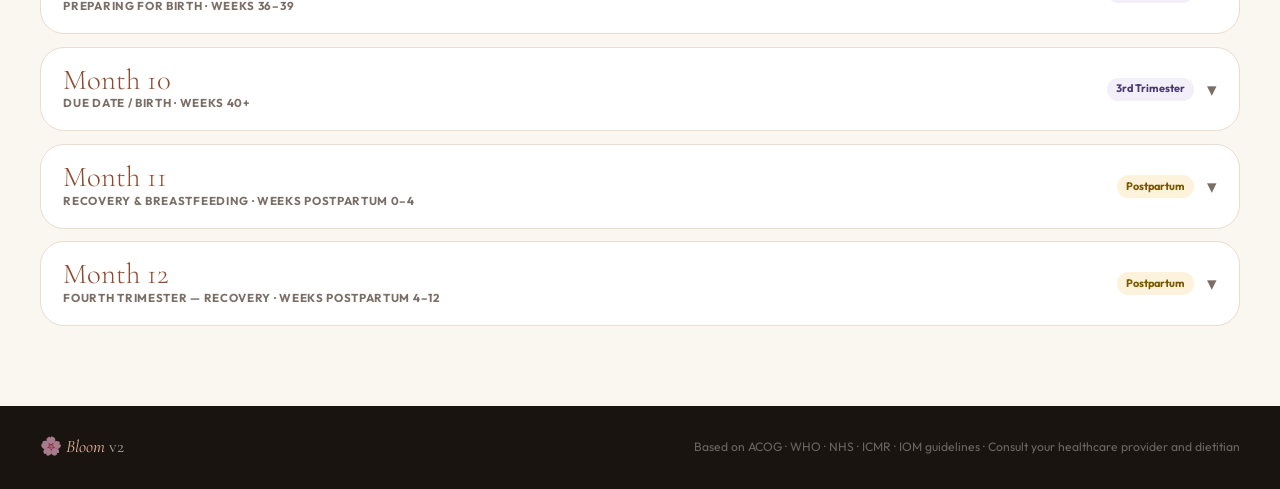
<file: pages/nutrition.html>
<!DOCTYPE html>
<html lang="en">
<head>
<meta charset="UTF-8"/><meta name="viewport" content="width=device-width,initial-scale=1"/>
<title>Nutrition — Bloom v2</title>
<link rel="stylesheet" href="../css/main.css"/>
</head>
<body>
<nav class="navbar">
  <div class="nav-logo">🌸 <span>Bloom</span></div>
  <ul class="nav-links" id="navLinks">
    <li><a href="../index.html">Home</a></li><li><a href="timeline.html">Timeline</a></li>
    <li><a href="nutrition.html" class="active">Nutrition</a></li><li><a href="weight.html">Weight</a></li>
    <li><a href="activity.html">Activity</a></li><li><a href="sleep.html">Sleep</a></li>
    <li><a href="warnings.html" class="warn-link">⚠ Warnings</a></li>
    <li><a href="postpartum.html">Postpartum</a></li><li><a href="birth-plan.html">📋 Birth Plan</a></li><li><a href="ai-advisor.html">🤖 AI</a></li>
  </ul>
  <button class="nav-burger" onclick="toggleMenu()">☰</button>
</nav>
<div class="page-wrap">
  <a href="../index.html" class="back-link">← Dashboard</a>
  <div class="ph">
    <div class="eyebrow">ACOG · WHO · NHS · ICMR · Research-Based</div>
    <div class="page-title">🥗 12-Month <em>Nutrition Plan</em></div>
    <div class="page-sub">Complete month-by-month veg and non-veg meal plans based on clinical guidelines — personalised to your trimester and BMI.</div>
  </div>

  <div id="calBanner" class="card mb-l" style="background:linear-gradient(135deg,var(--sage-d),var(--sage));color:#fff;border:none">
    <div style="display:flex;align-items:center;justify-content:space-between;flex-wrap:wrap;gap:1rem">
      <div>
        <div style="font-size:.72rem;font-weight:700;letter-spacing:.1em;text-transform:uppercase;opacity:.75">Your Calorie Adjustment This Trimester</div>
        <div style="font-family:var(--fd);font-size:2.6rem;font-weight:300;color:#fff;line-height:1" id="calDisplay">+0 kcal/day</div>
        <div style="opacity:.75;font-size:.84rem;margin-top:.3rem" id="calContext">Set your profile on the dashboard to personalise</div>
      </div>
      <div style="background:rgba(255,255,255,.15);border-radius:var(--r-l);padding:1rem 1.5rem;text-align:center">
        <div style="font-size:.68rem;opacity:.7;text-transform:uppercase;letter-spacing:.08em">Week / Trimester</div>
        <div style="font-family:var(--fd);font-size:2rem;font-weight:300;color:#fff" id="nutWeek">--</div>
        <div style="font-size:.72rem;opacity:.7" id="nutTrim">--</div>
      </div>
    </div>
  </div>

  <div class="tab-nav">
    <button class="tab-btn active" onclick="switchTab('plan','nut',this)">📅 12-Month Plan</button>
    <button class="tab-btn" onclick="switchTab('nutrients','nut',this)">💊 Key Nutrients</button>
    <button class="tab-btn" onclick="switchTab('safety','nut',this)">🚫 Food Safety</button>
    <button class="tab-btn" onclick="switchTab('brain','nut',this)">🧠 Brain Foods</button>
    <button class="tab-btn" onclick="switchTab('calorie','nut',this)">🔢 Calorie Guide</button>
  </div>

  <!-- 12-MONTH PLAN TAB -->
  <div class="tab-panel active" id="nut-plan">
    <div class="card mb-l" style="display:flex;align-items:center;justify-content:space-between;flex-wrap:wrap;gap:1rem">
      <div>
        <div class="card-title" style="margin-bottom:.3rem">Select Your Diet Type</div>
        <div class="t-mute t-sm">All 12 months have both Vegetarian and Non-Vegetarian versions</div>
      </div>
      <div style="display:flex;gap:.5rem">
        <button class="btn btn-s diet-btn" id="vegBtn" onclick="switchDiet('veg',this)">🌿 Vegetarian</button>
        <button class="btn btn-g diet-btn" id="nonvegBtn" onclick="switchDiet('nonveg',this)">🍗 Non-Vegetarian</button>
      </div>
    </div>
    <div id="currentMonthBanner" class="ib ib-c mb-l hidden"></div>
    <div id="monthContainer" class="g" style="gap:.8rem"></div>
  </div>

  <!-- KEY NUTRIENTS TAB -->
  <div class="tab-panel" id="nut-nutrients">
    <div class="g ga-sm">
      <div class="nut-card"><div style="font-size:1.8rem;margin-bottom:.5rem">🌿</div><h4>Folic Acid</h4><p>Prevents neural tube defects. Critical weeks 1–12 for closure. Continue throughout pregnancy for DNA synthesis.</p><div class="sources">Sources: Leafy greens, lentils, fortified cereals, oranges, avocado, beetroot</div><span class="badge b-clay" style="margin-top:.5rem;display:inline-block">400–800 mcg T1 · 600 mcg T2/T3</span></div>
      <div class="nut-card"><div style="font-size:1.8rem;margin-bottom:.5rem">🩸</div><h4>Iron</h4><p>Prevents anaemia. Supports 50% blood volume expansion. Baby builds iron stores in T3 for first 6 months of life.</p><div class="sources">Sources: Red meat, lentils, ragi, spinach, tofu, liver (limited) + Vitamin C</div><span class="badge b-clay" style="margin-top:.5rem;display:inline-block">27 mg/day</span></div>
      <div class="nut-card"><div style="font-size:1.8rem;margin-bottom:.5rem">🦷</div><h4>Calcium</h4><p>Baby's skeleton and teeth. Inadequate intake causes baby to draw from maternal bones, raising osteoporosis risk.</p><div class="sources">Sources: Dairy, ragi (250mg/100g), sesame seeds, sardines (bones), fortified milks, broccoli</div><span class="badge b-clay" style="margin-top:.5rem;display:inline-block">1000 mg/day</span></div>
      <div class="nut-card"><div style="font-size:1.8rem;margin-bottom:.5rem">🐟</div><h4>DHA / Omega-3</h4><p>Brain cortex and retina structural fat. Brain triples in last 13 weeks — DHA critical. Reduces preterm birth risk.</p><div class="sources">Sources: Salmon, sardines, mackerel (low Hg); walnuts, flaxseed, algae supplements (veg)</div><span class="badge b-clay" style="margin-top:.5rem;display:inline-block">200–300 mg DHA/day</span></div>
      <div class="nut-card"><div style="font-size:1.8rem;margin-bottom:.5rem">🥚</div><h4>Choline</h4><p>Brain cell membrane structure. Deficiency causes lifelong memory deficits. Often absent in prenatal vitamins.</p><div class="sources">Sources: Eggs (best — 2 eggs = 300mg), chicken liver, salmon, soybeans, broccoli, quinoa</div><span class="badge b-clay" style="margin-top:.5rem;display:inline-block">450 mg/day</span></div>
      <div class="nut-card"><div style="font-size:1.8rem;margin-bottom:.5rem">🧂</div><h4>Iodine</h4><p>Thyroid hormones regulate fetal brain maturation and neuron development. Leading preventable cause of intellectual disability globally.</p><div class="sources">Sources: Iodised salt, dairy, eggs, seafood. Vegetarians especially at risk.</div><span class="badge b-clay" style="margin-top:.5rem;display:inline-block">220 mcg/day</span></div>
      <div class="nut-card"><div style="font-size:1.8rem;margin-bottom:.5rem">☀️</div><h4>Vitamin D</h4><p>Bone mineralisation with calcium. Deficiency linked to gestational diabetes, preeclampsia, and low birth weight.</p><div class="sources">Sources: Sunlight (20 min/day), egg yolks, fortified milk, fatty fish, supplements</div><span class="badge b-clay" style="margin-top:.5rem;display:inline-block">600–2000 IU/day</span></div>
      <div class="nut-card"><div style="font-size:1.8rem;margin-bottom:.5rem">💊</div><h4>Vitamin B12</h4><p>Nerve development and red blood cell formation. Vegetarians/vegans must supplement — no plant food contains B12.</p><div class="sources">Sources: Meat, fish, eggs, dairy, fortified plant milks, B12 supplements</div><span class="badge b-clay" style="margin-top:.5rem;display:inline-block">2.6 mcg/day</span></div>
      <div class="nut-card"><div style="font-size:1.8rem;margin-bottom:.5rem">🥦</div><h4>Magnesium</h4><p>Regulates blood sugar and blood pressure. Prevents leg cramps common in T2/T3. Supports bone and nerve function.</p><div class="sources">Sources: Pumpkin seeds, almonds, dark chocolate, spinach, avocado, whole grains</div><span class="badge b-clay" style="margin-top:.5rem;display:inline-block">350–360 mg/day</span></div>
    </div>
    <div class="ib ib-l mt-l">💡 <strong>Vegetarian/Vegan Note:</strong> Supplement Vitamin B12 (essential — no plant source), monitor iodine, iron (pair with Vitamin C), DHA (algae-based), and zinc. Ragi (finger millet), sesame seeds, and tofu are excellent plant-based calcium sources.</div>
  </div>

  <!-- FOOD SAFETY TAB -->
  <div class="tab-panel" id="nut-safety">
    <div class="card c-err mb-l">
      <div class="card-title">🚫 Evidence-Based Food Safety Guide</div>
      <p class="t-mute t-sm mb-l">Based on ACOG, NHS, FDA, and WHO pregnancy nutrition guidelines.</p>
      <h3 style="font-size:1rem;font-weight:700;margin:.8rem 0">🐟 Fish — Mercury</h3>
      <div class="t-wrap mb-l"><table class="data-table"><thead><tr><th>Fish</th><th>Status</th><th>Note</th></tr></thead><tbody>
        <tr><td>Swordfish, Shark, King Mackerel, Bigeye Tuna, Tilefish</td><td><span class="badge b-avoid">AVOID</span></td><td>Highest mercury — damages fetal nervous system</td></tr>
        <tr><td>Albacore / White Tuna</td><td><span class="badge b-caut">LIMIT 1x/wk</span></td><td>Moderate mercury; 170g max per week</td></tr>
        <tr><td>Light Canned Tuna</td><td><span class="badge b-caut">LIMIT 2–3x/wk</span></td><td>Lower mercury; good protein source</td></tr>
        <tr><td>Salmon, Sardines, Rohu, Catla, Pomfret</td><td><span class="badge b-safe">SAFE ✓</span></td><td>Low mercury; excellent DHA sources — eat 2–3x/week</td></tr>
      </tbody></table></div>
      <h3 style="font-size:1rem;font-weight:700;margin:.8rem 0">🧀 Dairy — Listeria Risk</h3>
      <div class="t-wrap mb-l"><table class="data-table"><thead><tr><th>Food</th><th>Status</th><th>Note</th></tr></thead><tbody>
        <tr><td>Brie, Camembert, blue cheeses, unpasteurised soft cheeses</td><td><span class="badge b-avoid">AVOID</span></td><td>Listeria — causes miscarriage, stillbirth, neonatal meningitis</td></tr>
        <tr><td>Unpasteurised milk / juice</td><td><span class="badge b-avoid">AVOID</span></td><td>Listeria, Salmonella, E. coli, Campylobacter</td></tr>
        <tr><td>Feta, queso fresco</td><td><span class="badge b-caut">CHECK LABEL</span></td><td>Must say "pasteurised milk" — otherwise avoid</td></tr>
        <tr><td>Hard cheeses (cheddar, parmesan), pasteurised paneer, pasteurised soft cheeses</td><td><span class="badge b-safe">SAFE ✓</span></td><td>Low Listeria risk; excellent calcium sources</td></tr>
      </tbody></table></div>
      <h3 style="font-size:1rem;font-weight:700;margin:.8rem 0">🥩 Meat, Eggs, Proteins</h3>
      <div class="t-wrap mb-l"><table class="data-table"><thead><tr><th>Food</th><th>Status</th><th>Note</th></tr></thead><tbody>
        <tr><td>Raw sushi, sashimi, raw oysters, raw shellfish</td><td><span class="badge b-avoid">AVOID</span></td><td>Listeria, Vibrio, parasites, Hepatitis A</td></tr>
        <tr><td>Rare/medium-rare beef, lamb, pork</td><td><span class="badge b-avoid">AVOID</span></td><td>Toxoplasma gondii, E. coli — cook to 74°C (165°F) internal</td></tr>
        <tr><td>Runny/raw eggs (sunny-side, half-boiled)</td><td><span class="badge b-avoid">AVOID</span></td><td>Salmonella enteritidis — cook until yolk is fully set</td></tr>
        <tr><td>Raw sprouts (alfalfa, bean, clover)</td><td><span class="badge b-avoid">AVOID</span></td><td>E. coli, Salmonella thrive in sprouting conditions</td></tr>
        <tr><td>Cold deli meats, hot dogs, pâté</td><td><span class="badge b-caut">HEAT TO 74°C</span></td><td>Listeria — heat until steaming before eating</td></tr>
        <tr><td>Liver (chicken/beef)</td><td><span class="badge b-caut">LIMIT 1x/wk</span></td><td>High Vitamin A — excess causes birth defects; 30–50g/week OK</td></tr>
        <tr><td>Well-cooked eggs, meat, poultry (74°C)</td><td><span class="badge b-safe">SAFE ✓</span></td><td>Kills Toxoplasma, Salmonella, E. coli</td></tr>
      </tbody></table></div>
      <h3 style="font-size:1rem;font-weight:700;margin:.8rem 0">🫑 Fruits, Vegetables &amp; Herbs</h3>
      <div class="t-wrap mb-l"><table class="data-table"><thead><tr><th>Food</th><th>Status</th><th>Evidence</th></tr></thead><tbody>
        <tr><td>Raw / unripe papaya (green)</td><td><span class="badge b-avoid">AVOID</span></td><td>Papain latex causes uterine contractions — multiple studies confirm miscarriage risk</td></tr>
        <tr><td>Pineapple (large amounts)</td><td><span class="badge b-caut">MODERATE</span></td><td>Bromelain may soften cervix in high doses; 1–2 slices/day is safe</td></tr>
        <tr><td>Dates (6/day — last 4–6 weeks)</td><td><span class="badge b-safe">BENEFICIAL ✓</span></td><td>3 RCTs: dates reduce labour induction need and shorten first stage of labour</td></tr>
        <tr><td>Licorice root (large amounts)</td><td><span class="badge b-avoid">AVOID</span></td><td>Glycyrrhizin impairs placental enzyme — Finnish cohort: cognitive effects in offspring</td></tr>
        <tr><td>Pennyroyal, mugwort, black cohosh teas</td><td><span class="badge b-avoid">AVOID</span></td><td>Documented uterotonic and abortifacient properties</td></tr>
        <tr><td>Ginger tea (1–2 cups/day)</td><td><span class="badge b-safe">SAFE ✓</span></td><td>Multiple RCTs confirm effective and safe for pregnancy nausea</td></tr>
        <tr><td>Ripe yellow papaya, cooked pineapple</td><td><span class="badge b-safe">SAFE ✓</span></td><td>Rich in Vitamin C and fibre</td></tr>
      </tbody></table></div>
      <h3 style="font-size:1rem;font-weight:700;margin:.8rem 0">☕ Beverages</h3>
      <div class="t-wrap"><table class="data-table"><thead><tr><th>Beverage</th><th>Status</th><th>Evidence</th></tr></thead><tbody>
        <tr><td>Alcohol (any type, any amount)</td><td><span class="badge b-avoid">AVOID COMPLETELY</span></td><td>No safe level. Causes Fetal Alcohol Spectrum Disorder — lifelong cognitive impairment</td></tr>
        <tr><td>Caffeine &gt;200mg/day</td><td><span class="badge b-avoid">AVOID</span></td><td>RCOG meta-analysis: &gt;200mg/day associated with miscarriage and low birth weight</td></tr>
        <tr><td>Coffee, energy drinks, cola</td><td><span class="badge b-caut">COUNT TOWARD 200mg</span></td><td>1 medium coffee ≈ 100–140mg. Energy drinks also contain taurine — avoid</td></tr>
        <tr><td>Water (8–10 glasses/day)</td><td><span class="badge b-safe">ESSENTIAL ✓</span></td><td>Amniotic fluid, blood volume, UTI prevention, reduces Braxton Hicks</td></tr>
        <tr><td>Coconut water, pasteurised fruit juices</td><td><span class="badge b-safe">SAFE ✓</span></td><td>Excellent hydration and electrolyte sources</td></tr>
      </tbody></table></div>
    </div>
  </div>

  <!-- BRAIN FOODS TAB -->
  <div class="tab-panel" id="nut-brain">
    <div class="card mb-l"><div class="card-title">🧠 Brain Development Nutrition</div>
      <p class="t-mute t-sm mb-m">Third trimester (weeks 28–40): 250,000 neurons/minute. Brain triples in weight. Based on systematic reviews in <em>Nutrients</em>, <em>AJCN</em>, and <em>Lancet</em>.</p>
      <div class="g g-2">
        <div class="ib ib-l">🔬 <strong>Critical Window: Weeks 28–40</strong><br/>Rapid synaptogenesis + myelination. DHA, choline, iodine, and iron are the four most critical nutrients. Deficiency in any one causes measurable cognitive differences in offspring.</div>
        <div class="ib ib-c">🍽️ <strong>Optimal Brain-Boost Day</strong><br/>Breakfast: 2 eggs + oats + walnuts<br/>Lunch: Salmon + broccoli + iodised salt<br/>Dinner: Dal + spinach + roti<br/>Snack: Walnuts + blueberries</div>
      </div>
    </div>
    <div class="g ga-sm">
      <div class="nut-card" style="border:2px solid var(--lav)"><h4>🥚 Choline</h4><p>Brain membrane structure. <em>Caudill et al. FASEB 2018:</em> maternal supplementation improved infant cognitive processing at 4, 7, 10, and 13 months.</p><div class="sources">Eggs, beef liver, salmon, chicken breast, soybeans, quinoa, broccoli</div><span class="badge b-clay" style="margin-top:.5rem;display:inline-block">450 mg/day</span></div>
      <div class="nut-card" style="border:2px solid #5bb8d4"><h4>🐟 DHA</h4><p>Neural membrane structure. <em>Hibbeln et al. Lancet 2007:</em> low DHA associated with lower verbal IQ, social development, and fine motor skills in children.</p><div class="sources">Salmon, sardines, mackerel; walnuts, flaxseed, chia; algae DHA (vegetarian)</div><span class="badge b-clay" style="margin-top:.5rem;display:inline-block">200–300 mg/day</span></div>
      <div class="nut-card" style="border:2px solid var(--gold)"><h4>🧂 Iodine</h4><p>Thyroid hormones regulate neuronal migration and myelination. <em>Bath et al. Lancet 2013:</em> mild deficiency = 8–10 point IQ reduction in offspring.</p><div class="sources">Iodised salt, dairy, eggs, seafood, fortified bread</div><span class="badge b-clay" style="margin-top:.5rem;display:inline-block">220 mcg/day</span></div>
      <div class="nut-card" style="border:2px solid var(--err)"><h4>🩸 Iron</h4><p>Myelination and dopamine receptors. <em>Lozoff et al. NEJM 1991:</em> iron-deficiency anaemia in pregnancy causes persistent cognitive deficits in offspring.</p><div class="sources">Red meat, chicken, lentils, ragi, spinach, tofu + Vitamin C</div><span class="badge b-clay" style="margin-top:.5rem;display:inline-block">27 mg/day</span></div>
      <div class="nut-card" style="border:2px solid var(--sage)"><h4>🫐 Antioxidants</h4><p>Protect neural tissue from oxidative stress during rapid brain development. Polyphenols in berries cross blood-brain barrier and enhance neuronal signalling.</p><div class="sources">Blueberries, strawberries, dark leafy greens, bell peppers, dark chocolate (&gt;70%)</div><span class="badge b-clay" style="margin-top:.5rem;display:inline-block">Eat daily</span></div>
      <div class="nut-card" style="border:2px solid var(--clay)"><h4>🌿 Folate B9</h4><p>DNA synthesis and cortical neuron production throughout all trimesters. Critical past T1 for brain cell division.</p><div class="sources">Lentils, chickpeas, spinach, avocado, asparagus, fortified grains, beetroot</div><span class="badge b-clay" style="margin-top:.5rem;display:inline-block">600 mcg/day T2/T3</span></div>
    </div>
  </div>

  <!-- CALORIE GUIDE TAB -->
  <div class="tab-panel" id="nut-calorie">
    <div class="g g-2">
      <div class="card c-clay">
        <div class="card-title">🔢 Extra Calories by Trimester</div>
        <div class="t-wrap"><table class="data-table"><thead><tr><th>Trimester</th><th>Weeks</th><th>Extra Calories</th><th>Reason</th></tr></thead><tbody>
          <tr><td>1st</td><td>1–13</td><td><strong>+0 kcal</strong></td><td>Embryo tiny; focus on nutrient quality, not quantity</td></tr>
          <tr><td>2nd</td><td>14–27</td><td><strong>+200 kcal</strong></td><td>Baby growing; placenta established; blood volume expands</td></tr>
          <tr><td>3rd</td><td>28–40</td><td><strong>+400 kcal</strong></td><td>Rapid fetal weight gain; brain development surge</td></tr>
          <tr><td>Breastfeeding</td><td>0–6 mo</td><td><strong>+400–500 kcal</strong></td><td>Milk production requires 300–500 kcal/day</td></tr>
        </tbody></table></div>
        <div class="ib ib-g mt-l">⚠️ Women with BMI ≥30 should discuss caloric needs with their provider — individual requirements vary.</div>
      </div>
      <div class="card c-sage">
        <div class="card-title">⚖️ Weight Gain Targets (IOM 2009)</div>
        <div class="t-wrap"><table class="data-table"><thead><tr><th>BMI</th><th>Category</th><th>Total Gain</th><th>T2/T3 Weekly</th></tr></thead><tbody>
          <tr><td>&lt;18.5</td><td>Underweight</td><td>12.5–18 kg</td><td>~0.5 kg/wk</td></tr>
          <tr><td>18.5–24.9</td><td>Normal</td><td>11.5–16 kg</td><td>~0.45 kg/wk</td></tr>
          <tr><td>25–29.9</td><td>Overweight</td><td>7–11.5 kg</td><td>~0.3 kg/wk</td></tr>
          <tr><td>≥30</td><td><strong>Obese</strong></td><td><strong>5–9 kg</strong></td><td>~0.2 kg/wk</td></tr>
        </tbody></table></div>
        <div class="ib ib-s mt-l">✅ Source: Institute of Medicine (IOM) 2009 — used by ACOG, NHS, WHO globally.</div>
      </div>
    </div>
  </div>
</div>

<footer class="footer">
  <div class="footer-logo">🌸 <em>Bloom</em> v2</div>
  <div>Based on ACOG · WHO · NHS · ICMR · IOM guidelines · Consult your healthcare provider and dietitian</div>
</footer>
<script src="../js/core.js"></script>
<script src="../js/nutrition-data.js"></script>
<script>
window.addEventListener('DOMContentLoaded', () => {
  const p = getProfile();
  const diet = p.diet || 'veg';
  if (diet === 'nonveg') {
    document.getElementById('vegBtn').classList.remove('btn-s'); document.getElementById('vegBtn').classList.add('btn-g');
    document.getElementById('nonvegBtn').classList.remove('btn-g'); document.getElementById('nonvegBtn').classList.add('btn-s');
  }
  buildMonthCards(diet);
  if (p.lmp) {
    const w = getWeekFromLMP(p.lmp), tri = getTrimester(w), cal = getExtraCalories(tri);
    setText('calDisplay', '+' + cal + ' kcal/day');
    setText('nutWeek', 'Wk ' + w);
    setText('nutTrim', ['','1st Trimester','2nd Trimester','3rd Trimester'][tri] || 'Postpartum');
    const mo = Math.min(10, Math.max(1, getMonth(w)));
    const banner = document.getElementById('currentMonthBanner');
    banner.classList.remove('hidden');
    banner.innerHTML = '📍 <strong>You are in Month ' + mo + ' (Week ' + w + ').</strong> Scroll to your month below — it will auto-open.';
    setTimeout(() => { toggleMonth(mo - 1); document.getElementById('mc-' + (mo-1))?.scrollIntoView({ behavior: 'smooth', block: 'center' }); }, 400);
  }
});
function switchDiet(diet, btn) {
  document.querySelectorAll('.diet-btn').forEach(b => { b.classList.remove('btn-s'); b.classList.add('btn-g'); });
  btn.classList.remove('btn-g'); btn.classList.add('btn-s');
  buildMonthCards(diet);
  const p = getProfile();
  if (p.lmp) { const mo = Math.min(10, Math.max(1, getMonth(getWeekFromLMP(p.lmp)))) - 1; setTimeout(() => toggleMonth(mo), 200); }
}
</script>
</body>
</html>
</file>
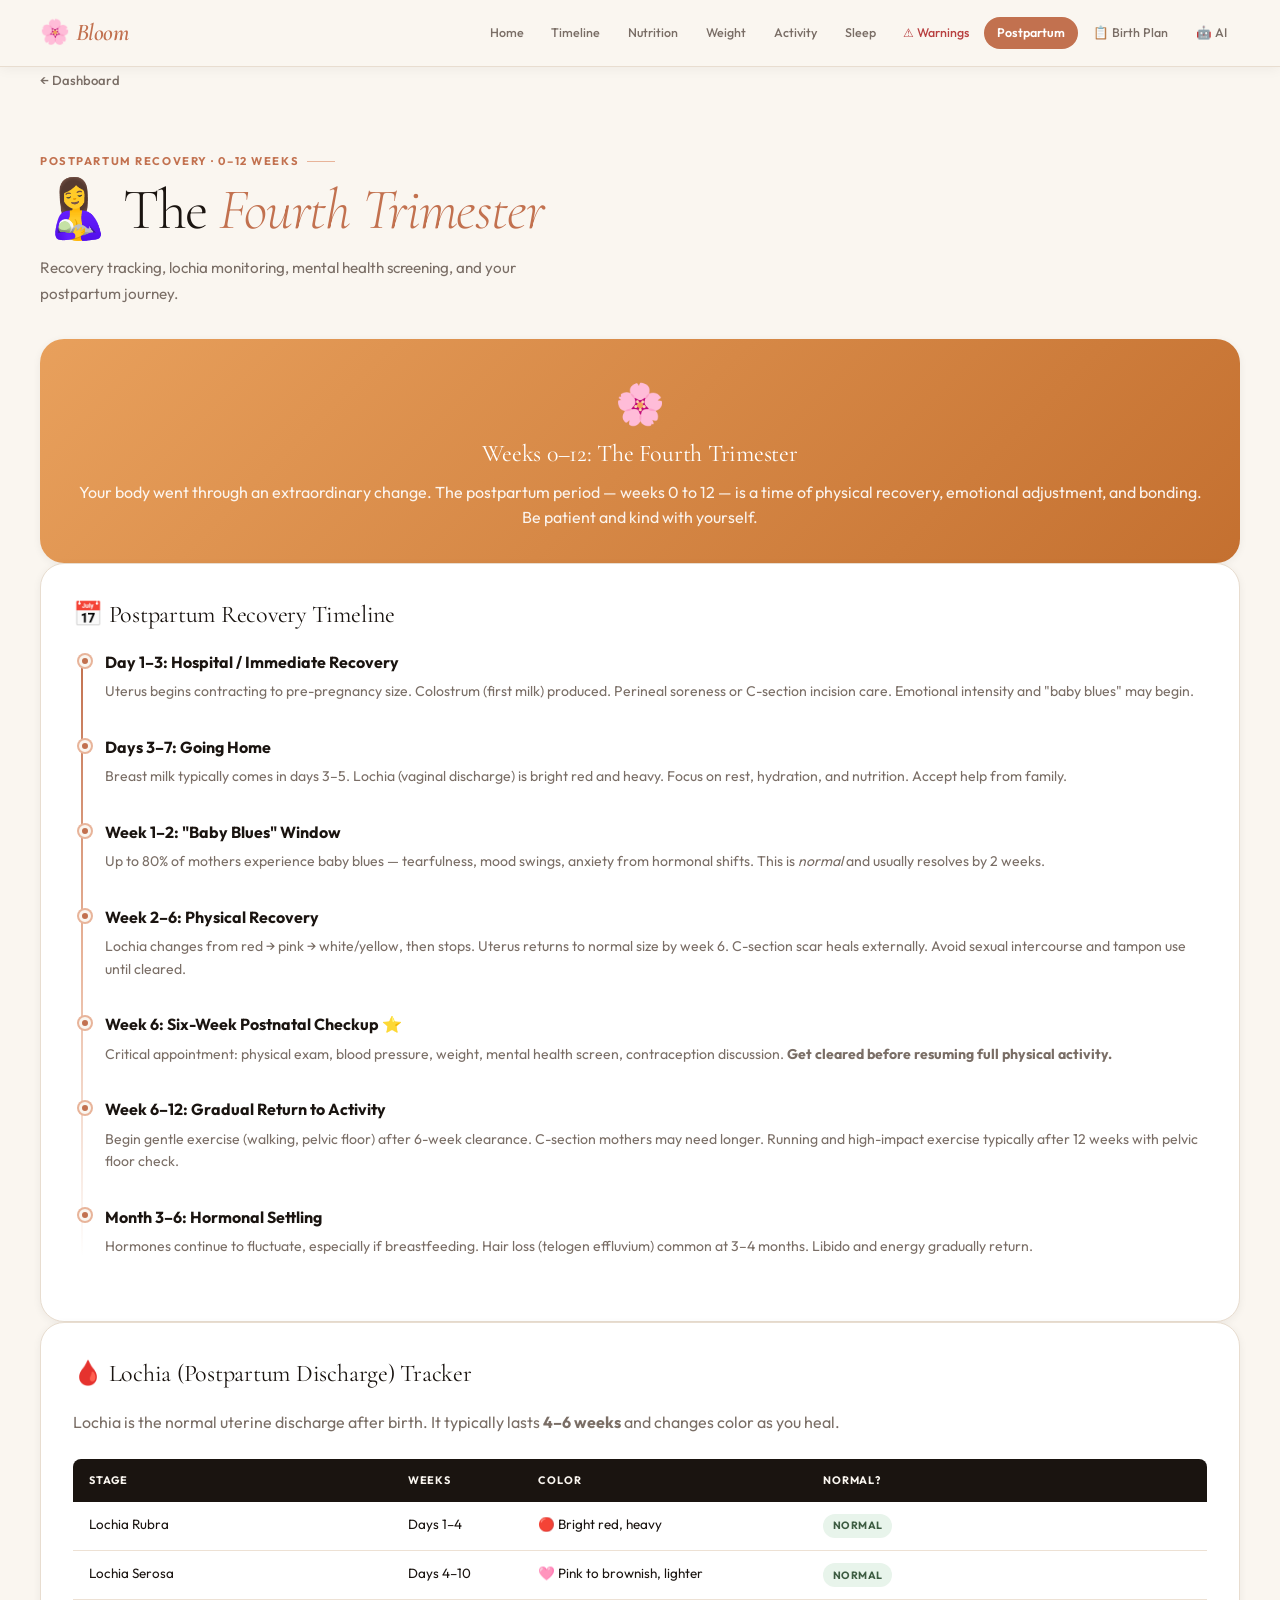
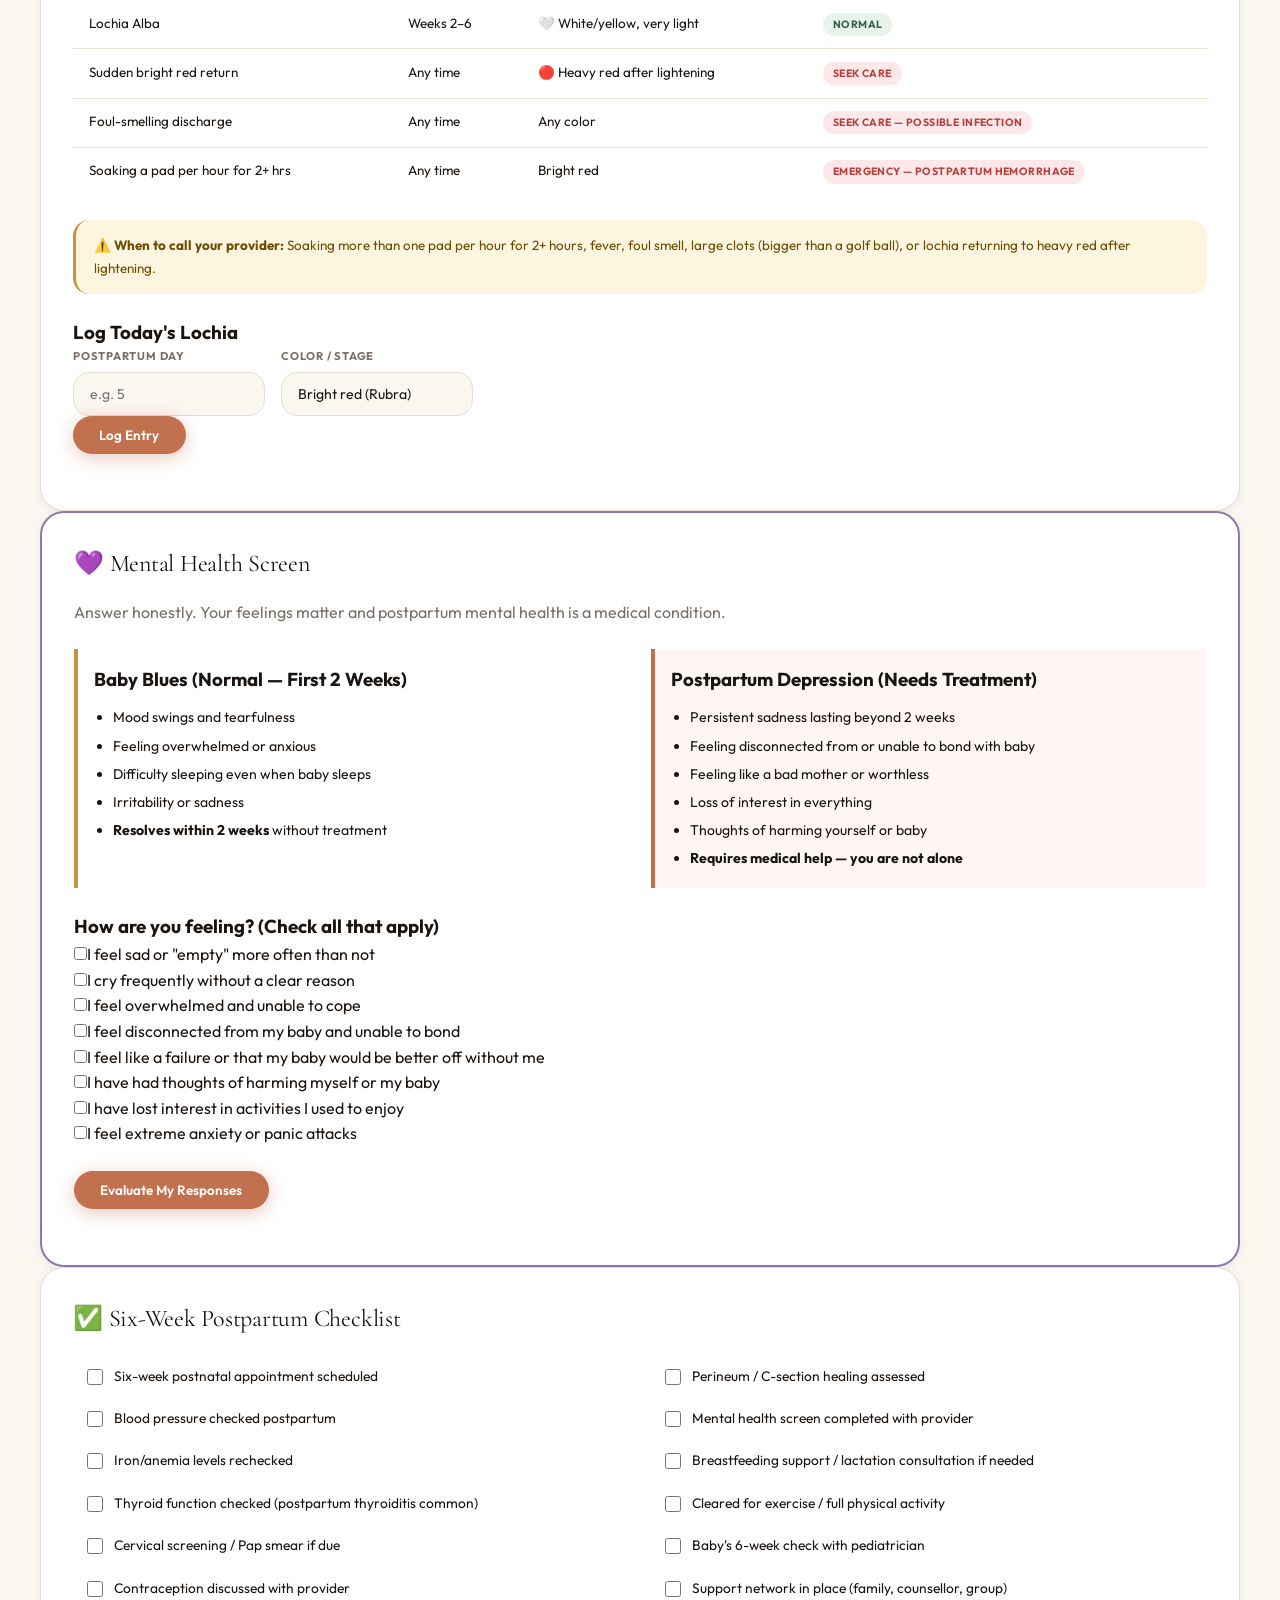
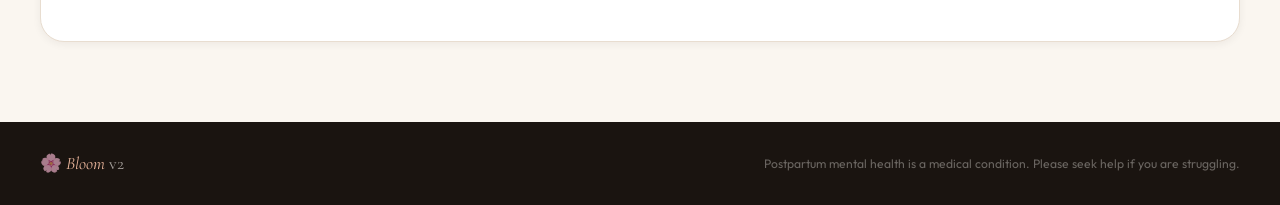
<file: pages/postpartum.html>
<!DOCTYPE html>
<html lang="en">
<head>
  <meta charset="UTF-8" /><meta name="viewport" content="width=device-width, initial-scale=1.0" />
  <title>Postpartum — Bloom v2</title>
  <link rel="stylesheet" href="../css/main.css" />
</head>
<body>
<nav class="navbar">
  <div class="nav-logo">🌸 <span>Bloom</span></div>
  <ul class="nav-links" id="navLinks">
    <li><a href="../index.html">Home</a></li><li><a href="timeline.html" >Timeline</a></li>
    <li><a href="nutrition.html" >Nutrition</a></li><li><a href="weight.html" >Weight</a></li>
    <li><a href="activity.html" >Activity</a></li><li><a href="sleep.html" >Sleep</a></li>
    <li><a href="warnings.html" class="warn-link">⚠ Warnings</a></li>
    <li><a href="postpartum.html" class="active">Postpartum</a></li><li><a href="birth-plan.html">📋 Birth Plan</a></li><li><a href="ai-advisor.html">🤖 AI</a></li>
  </ul>
  <button class="nav-burger" onclick="toggleMenu()">☰</button>
</nav>

<div class="page-wrap">
  <a href="../index.html" class="back-link">← Dashboard</a>
  <div class="ph">
    <div class="eyebrow">Postpartum Recovery · 0–12 Weeks</div>
    <div class="page-title">🤱 The <em>Fourth Trimester</em></div>
    <div class="page-sub">Recovery tracking, lochia monitoring, mental health screening, and your postpartum journey.</div>
  </div>
<!-- Banner -->
  <div class="card" style="background:linear-gradient(135deg,#e8a05c,#c47030);color:white;border:none;text-align:center">
    <div style="font-size:2.5rem">🌸</div>
    <div class="card-title" style="color:#fff;margin-bottom:.4rem">Weeks 0–12: The Fourth Trimester</div>
    <p style="color:rgba(255,255,255,0.9)">Your body went through an extraordinary change. The postpartum period — weeks 0 to 12 — is a time of physical recovery, emotional adjustment, and bonding. Be patient and kind with yourself.</p>
  </div>

  <!-- Recovery Timeline -->
  <div class="card">
    <div class="card-title">📅 Postpartum Recovery Timeline</div>
    <div class="pp-tl">
      <div class="pp-item">
        <strong>Day 1–3: Hospital / Immediate Recovery</strong>
        <p class="t-mute" style="font-size:0.88rem;margin-top:0.3rem">Uterus begins contracting to pre-pregnancy size. Colostrum (first milk) produced. Perineal soreness or C-section incision care. Emotional intensity and "baby blues" may begin.</p>
      </div>
      <div class="pp-item">
        <strong>Days 3–7: Going Home</strong>
        <p class="t-mute" style="font-size:0.88rem;margin-top:0.3rem">Breast milk typically comes in days 3–5. Lochia (vaginal discharge) is bright red and heavy. Focus on rest, hydration, and nutrition. Accept help from family.</p>
      </div>
      <div class="pp-item">
        <strong>Week 1–2: "Baby Blues" Window</strong>
        <p class="t-mute" style="font-size:0.88rem;margin-top:0.3rem">Up to 80% of mothers experience baby blues — tearfulness, mood swings, anxiety from hormonal shifts. This is <em>normal</em> and usually resolves by 2 weeks.</p>
      </div>
      <div class="pp-item">
        <strong>Week 2–6: Physical Recovery</strong>
        <p class="t-mute" style="font-size:0.88rem;margin-top:0.3rem">Lochia changes from red → pink → white/yellow, then stops. Uterus returns to normal size by week 6. C-section scar heals externally. Avoid sexual intercourse and tampon use until cleared.</p>
      </div>
      <div class="pp-item">
        <strong>Week 6: Six-Week Postnatal Checkup ⭐</strong>
        <p class="t-mute" style="font-size:0.88rem;margin-top:0.3rem">Critical appointment: physical exam, blood pressure, weight, mental health screen, contraception discussion. <strong>Get cleared before resuming full physical activity.</strong></p>
      </div>
      <div class="pp-item">
        <strong>Week 6–12: Gradual Return to Activity</strong>
        <p class="t-mute" style="font-size:0.88rem;margin-top:0.3rem">Begin gentle exercise (walking, pelvic floor) after 6-week clearance. C-section mothers may need longer. Running and high-impact exercise typically after 12 weeks with pelvic floor check.</p>
      </div>
      <div class="pp-item">
        <strong>Month 3–6: Hormonal Settling</strong>
        <p class="t-mute" style="font-size:0.88rem;margin-top:0.3rem">Hormones continue to fluctuate, especially if breastfeeding. Hair loss (telogen effluvium) common at 3–4 months. Libido and energy gradually return.</p>
      </div>
    </div>
  </div>

  <!-- Lochia Tracker -->
  <div class="card">
    <div class="card-title">🩸 Lochia (Postpartum Discharge) Tracker</div>
    <p class="t-mute mb-l">Lochia is the normal uterine discharge after birth. It typically lasts <strong>4–6 weeks</strong> and changes color as you heal.</p>
    <table class="data-table">
      <thead><tr><th>Stage</th><th>Weeks</th><th>Color</th><th>Normal?</th></tr></thead>
      <tbody>
        <tr><td>Lochia Rubra</td><td>Days 1–4</td><td>🔴 Bright red, heavy</td><td><span class="badge b-safe">Normal</span></td></tr>
        <tr><td>Lochia Serosa</td><td>Days 4–10</td><td>🩷 Pink to brownish, lighter</td><td><span class="badge b-safe">Normal</span></td></tr>
        <tr><td>Lochia Alba</td><td>Weeks 2–6</td><td>🤍 White/yellow, very light</td><td><span class="badge b-safe">Normal</span></td></tr>
        <tr><td>Sudden bright red return</td><td>Any time</td><td>🔴 Heavy red after lightening</td><td><span class="badge b-avoid">Seek care</span></td></tr>
        <tr><td>Foul-smelling discharge</td><td>Any time</td><td>Any color</td><td><span class="badge b-avoid">Seek care — possible infection</span></td></tr>
        <tr><td>Soaking a pad per hour for 2+ hrs</td><td>Any time</td><td>Bright red</td><td><span class="badge b-avoid">Emergency — postpartum hemorrhage</span></td></tr>
      </tbody>
    </table>
    <div class="ib ib-g mt-l">⚠️ <strong>When to call your provider:</strong> Soaking more than one pad per hour for 2+ hours, fever, foul smell, large clots (bigger than a golf ball), or lochia returning to heavy red after lightening.</div>

    <h3 style="margin-top:1.5rem">Log Today's Lochia</h3>
    <div class="form-grid" style="max-width:400px">
      <div class="form-group">
        <label class="form-label">Postpartum Day</label>
        <input type="number" id="lochiaDay" class="form-input" min="1" max="42" placeholder="e.g. 5"/>
      </div>
      <div class="form-group">
        <label class="form-label">Color / Stage</label>
        <select id="lochiaColor" class="form-input">
          <option>Bright red (Rubra)</option>
          <option>Pink/brown (Serosa)</option>
          <option>White/yellow (Alba)</option>
          <option>Bright red return</option>
          <option>Stopped</option>
        </select>
      </div>
    </div>
    <button class="btn btn-p" onclick="logLochia()">Log Entry</button>
    <div id="lochiaLog" class="mt-l"></div>
  </div>

  <!-- Mental Health -->
  <div class="card" style="border:2px solid var(--lav)">
    <div class="card-title">💜 Mental Health Screen</div>
    <p class="t-mute mb-l">Answer honestly. Your feelings matter and postpartum mental health is a medical condition.</p>

    <div class="g g-2" style="margin-bottom:1.5rem">
      <div style="padding:1rem;background:var(--blush);border-radius:var(--radius-sm);border-left:4px solid var(--gold)">
        <h3>Baby Blues (Normal — First 2 Weeks)</h3>
        <ul style="padding-left:1.2rem;line-height:2;font-size:0.88rem;margin-top:0.5rem">
          <li>Mood swings and tearfulness</li>
          <li>Feeling overwhelmed or anxious</li>
          <li>Difficulty sleeping even when baby sleeps</li>
          <li>Irritability or sadness</li>
          <li><strong>Resolves within 2 weeks</strong> without treatment</li>
        </ul>
      </div>
      <div style="padding:1rem;background:#fff5f5;border-radius:var(--radius-sm);border-left:4px solid var(--clay)">
        <h3>Postpartum Depression (Needs Treatment)</h3>
        <ul style="padding-left:1.2rem;line-height:2;font-size:0.88rem;margin-top:0.5rem">
          <li>Persistent sadness lasting beyond 2 weeks</li>
          <li>Feeling disconnected from or unable to bond with baby</li>
          <li>Feeling like a bad mother or worthless</li>
          <li>Loss of interest in everything</li>
          <li>Thoughts of harming yourself or baby</li>
          <li><strong>Requires medical help — you are not alone</strong></li>
        </ul>
      </div>
    </div>

    <h3>How are you feeling? (Check all that apply)</h3>
    <div id="mhScreen">
      <ul class="checklist">
        <li><input type="checkbox" class="mh-check" data-type="blues" data-key="pp-sad"><span>I feel sad or "empty" more often than not</span></li>
        <li><input type="checkbox" class="mh-check" data-type="blues" data-key="pp-cry"><span>I cry frequently without a clear reason</span></li>
        <li><input type="checkbox" class="mh-check" data-type="blues" data-key="pp-overwhelm"><span>I feel overwhelmed and unable to cope</span></li>
        <li><input type="checkbox" class="mh-check" data-type="ppd" data-key="pp-bond"><span>I feel disconnected from my baby and unable to bond</span></li>
        <li><input type="checkbox" class="mh-check" data-type="ppd" data-key="pp-worthless"><span>I feel like a failure or that my baby would be better off without me</span></li>
        <li><input type="checkbox" class="mh-check" data-type="ppd" data-key="pp-harm"><span>I have had thoughts of harming myself or my baby</span></li>
        <li><input type="checkbox" class="mh-check" data-type="ppd" data-key="pp-interest"><span>I have lost interest in activities I used to enjoy</span></li>
        <li><input type="checkbox" class="mh-check" data-type="blues" data-key="pp-anxiety"><span>I feel extreme anxiety or panic attacks</span></li>
      </ul>
      <button class="btn btn-p mt-l" onclick="checkMentalHealth()">Evaluate My Responses</button>
      <div id="mhResult" class="mt-l"></div>
    </div>
  </div>

  <!-- Postpartum Checklist -->
  <div class="card">
    <div class="card-title">✅ Six-Week Postpartum Checklist</div>
    <div class="g g-2">
      <ul class="checklist">
        <li class="cl-item"><input type="checkbox" data-key="pp-checkup"/><span>Six-week postnatal appointment scheduled</span></li>
        <li class="cl-item"><input type="checkbox" data-key="pp-bp"/><span>Blood pressure checked postpartum</span></li>
        <li class="cl-item"><input type="checkbox" data-key="pp-anemia"/><span>Iron/anemia levels rechecked</span></li>
        <li class="cl-item"><input type="checkbox" data-key="pp-thyroid"/><span>Thyroid function checked (postpartum thyroiditis common)</span></li>
        <li class="cl-item"><input type="checkbox" data-key="pp-pap"/><span>Cervical screening / Pap smear if due</span></li>
        <li class="cl-item"><input type="checkbox" data-key="pp-contraception"/><span>Contraception discussed with provider</span></li>
      </ul>
      <ul class="checklist">
        <li class="cl-item"><input type="checkbox" data-key="pp-perineum"/><span>Perineum / C-section healing assessed</span></li>
        <li class="cl-item"><input type="checkbox" data-key="pp-mhscreen"/><span>Mental health screen completed with provider</span></li>
        <li class="cl-item"><input type="checkbox" data-key="pp-bf"/><span>Breastfeeding support / lactation consultation if needed</span></li>
        <li class="cl-item"><input type="checkbox" data-key="pp-activity"/><span>Cleared for exercise / full physical activity</span></li>
        <li class="cl-item"><input type="checkbox" data-key="pp-baby"/><span>Baby's 6-week check with pediatrician</span></li>
        <li class="cl-item"><input type="checkbox" data-key="pp-support"/><span>Support network in place (family, counsellor, group)</span></li>
      </ul>
    </div>
  </div>

</div>
<footer class="footer"><div class="footer-logo">🌸 <em>Bloom</em> v2</div><div>Postpartum mental health is a medical condition. Please seek help if you are struggling.</div></footer>
<script src="../js/core.js"></script>
<script>
function logLochia() {
  const day = document.getElementById('lochiaDay').value;
  const color = document.getElementById('lochiaColor').value;
  if (!day) { alert('Enter postpartum day.'); return; }
  const log = JSON.parse(localStorage.getItem('bloomLochiaLog') || '[]');
  log.push({ day, color, date: new Date().toLocaleDateString() });
  localStorage.setItem('bloomLochiaLog', JSON.stringify(log));
  renderLochiaLog();
}
function renderLochiaLog() {
  const log = JSON.parse(localStorage.getItem('bloomLochiaLog') || '[]');
  if (log.length === 0) { document.getElementById('lochiaLog').innerHTML = ''; return; }
  let html = '<table class="data-table" style="margin-top:0.8rem"><thead><tr><th>Date</th><th>PP Day</th><th>Color/Stage</th></tr></thead><tbody>';
  log.slice(-7).reverse().forEach(e => {
    html += `<tr><td>${e.date}</td><td>Day ${e.day}</td><td>${e.color}</td></tr>`;
  });
  html += '</tbody></table>';
  document.getElementById('lochiaLog').innerHTML = html;
}
function checkMentalHealth() {
  const checks = document.querySelectorAll('.mh-check:checked');
  const hasPPD = Array.from(checks).some(c => c.dataset.type === 'ppd');
  const hasBlues = Array.from(checks).some(c => c.dataset.type === 'blues');
  const harmCheck = document.querySelector('[data-key="pp-harm"]:checked');
  let html = '';
  if (harmCheck) {
    html = '<div class="alert-banner" style="display:block;margin-top:0">🚨 URGENT: You have reported thoughts of harming yourself or your baby. Please contact emergency services (112/911) or your healthcare provider <strong>immediately</strong>. You are not alone.</div>';
  } else if (hasPPD) {
    html = '<div style="background:#fff5f5;border-left:4px solid var(--clay-d);padding:1rem;border-radius:var(--radius-sm)"><strong>⚠️ Your responses suggest symptoms consistent with Postpartum Depression (PPD).</strong><br/><br/>PPD is a medical condition affecting 1 in 7 mothers. It is not your fault and is highly treatable.<br/><br/>Please <strong>call your OB/midwife or GP today</strong> and tell them what you are experiencing. Effective treatments include therapy, support groups, and medication that is safe during breastfeeding.</div>';
  } else if (hasBlues) {
    html = '<div class="ib ib-s"><strong>Your responses suggest "Baby Blues"</strong> — very common in the first two weeks postpartum. Hormonal shifts cause these feelings.<br/><br/>Rest as much as possible, accept help, eat well, and stay connected with loved ones. If symptoms persist beyond 2 weeks, speak to your provider.</div>';
  } else if (checks.length === 0) {
    html = '<div class="ib ib-s">You didn\'t select any symptoms — that\'s wonderful! Keep checking in with yourself regularly.</div>';
  } else {
    html = '<div class="ib ib-s">Thank you for sharing. Continue to monitor your feelings. Don\'t hesitate to reach out to your provider if anything changes.</div>';
  }
  document.getElementById('mhResult').innerHTML = html;
}
window.addEventListener('DOMContentLoaded', renderLochiaLog);
</script>
</body>
</html>
</file>
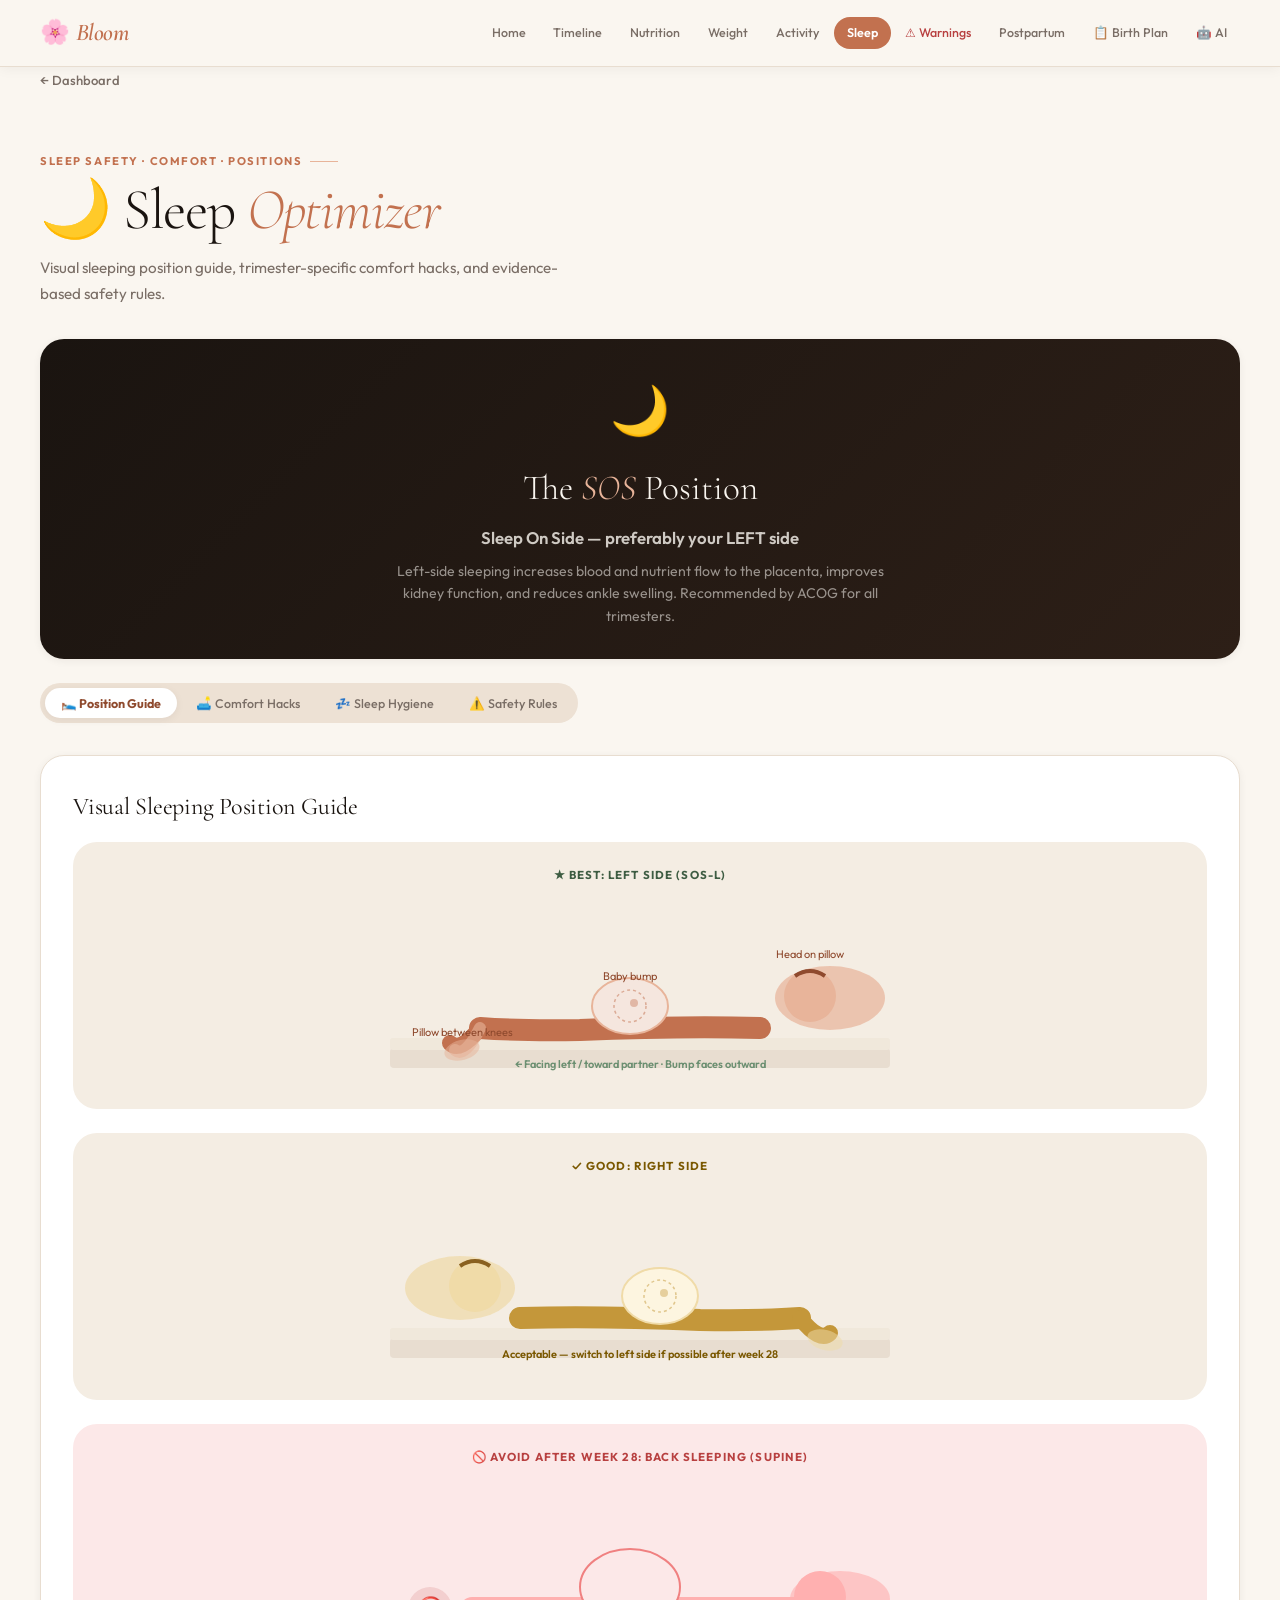
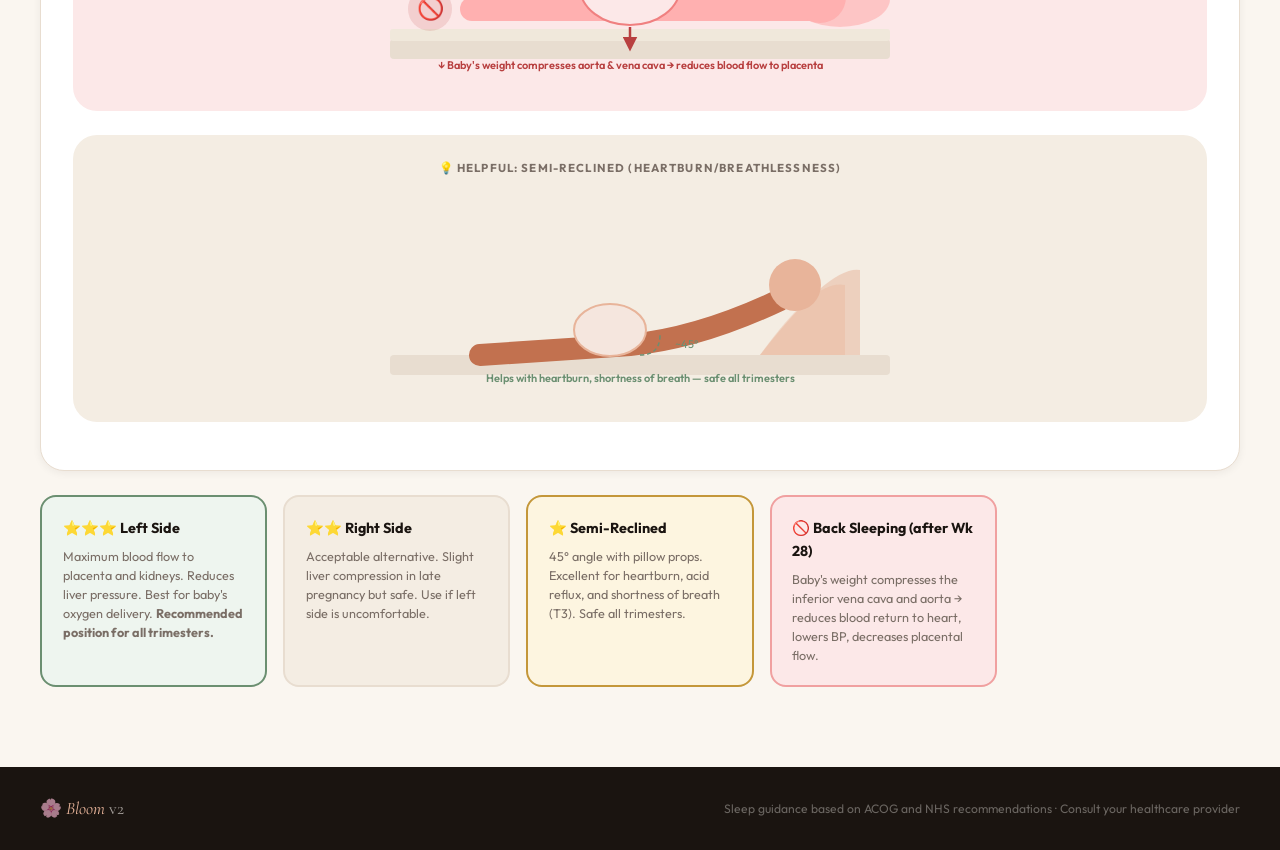
<file: pages/sleep.html>
<!DOCTYPE html>
<html lang="en">
<head>
<meta charset="UTF-8"/><meta name="viewport" content="width=device-width,initial-scale=1"/>
<title>Sleep — Bloom v2</title>
<link rel="stylesheet" href="../css/main.css"/>
</head>
<body>
<nav class="navbar">
  <div class="nav-logo">🌸 <span>Bloom</span></div>
  <ul class="nav-links" id="navLinks">
    <li><a href="../index.html">Home</a></li><li><a href="timeline.html">Timeline</a></li>
    <li><a href="nutrition.html">Nutrition</a></li><li><a href="weight.html">Weight</a></li>
    <li><a href="activity.html">Activity</a></li><li><a href="sleep.html" class="active">Sleep</a></li>
    <li><a href="warnings.html" class="warn-link">⚠ Warnings</a></li>
    <li><a href="postpartum.html">Postpartum</a></li><li><a href="birth-plan.html">📋 Birth Plan</a></li><li><a href="ai-advisor.html">🤖 AI</a></li>
  </ul>
  <button class="nav-burger" onclick="toggleMenu()">☰</button>
</nav>
<div class="page-wrap">
  <a href="../index.html" class="back-link">← Dashboard</a>
  <div class="ph">
    <div class="eyebrow">Sleep Safety · Comfort · Positions</div>
    <div class="page-title">🌙 Sleep <em>Optimizer</em></div>
    <div class="page-sub">Visual sleeping position guide, trimester-specific comfort hacks, and evidence-based safety rules.</div>
  </div>

  <!-- SOS BANNER -->
  <div class="card mb-l" style="background:linear-gradient(135deg,#1a1410,#2d1f17);color:#fff;border:none;text-align:center">
    <div style="font-size:3rem;margin-bottom:.8rem">🌙</div>
    <div style="font-family:var(--fd);font-size:2.2rem;font-weight:300;color:var(--cream);margin-bottom:.5rem">The <em style="color:var(--clay-l)">SOS</em> Position</div>
    <div style="color:rgba(250,246,240,.8);font-size:1.05rem;font-weight:600">Sleep On Side — preferably your LEFT side</div>
    <div style="color:rgba(250,246,240,.55);font-size:.88rem;margin-top:.5rem;max-width:500px;margin-left:auto;margin-right:auto">Left-side sleeping increases blood and nutrient flow to the placenta, improves kidney function, and reduces ankle swelling. Recommended by ACOG for all trimesters.</div>
  </div>

  <div class="tab-nav">
    <button class="tab-btn active" onclick="switchTab('positions','sl',this)">🛌 Position Guide</button>
    <button class="tab-btn" onclick="switchTab('comfort','sl',this)">🛋️ Comfort Hacks</button>
    <button class="tab-btn" onclick="switchTab('hygiene','sl',this)">💤 Sleep Hygiene</button>
    <button class="tab-btn" onclick="switchTab('safety','sl',this)">⚠️ Safety Rules</button>
  </div>

  <!-- POSITIONS -->
  <div class="tab-panel active" id="sl-positions">
    <div class="card mb-l"><div class="card-title">Visual Sleeping Position Guide</div>

      <!-- BEST: LEFT SIDE -->
      <div class="sleep-svg-wrap mb-l">
        <div style="font-size:.72rem;font-weight:700;letter-spacing:.1em;text-transform:uppercase;color:var(--sage-d);margin-bottom:.8rem">★ BEST: Left Side (SOS-L)</div>
        <svg viewBox="0 0 520 180" xmlns="http://www.w3.org/2000/svg" style="max-width:520px;width:100%">
          <!-- Bed base -->
          <rect x="10" y="150" width="500" height="20" rx="4" fill="#e8ddd0"/>
          <rect x="10" y="140" width="500" height="12" rx="3" fill="#f0e8db"/>
          <!-- Pillow -->
          <ellipse cx="450" cy="100" rx="55" ry="32" fill="#e8b49a" opacity=".7"/>
          <!-- Body lying on left side (facing right) -->
          <!-- Torso/back curve -->
          <path d="M 380 130 Q 300 128 200 132 Q 140 133 100 130" stroke="#c2714f" stroke-width="22" fill="none" stroke-linecap="round"/>
          <!-- Head -->
          <circle cx="430" cy="98" r="26" fill="#e8b49a"/>
          <!-- Hair -->
          <path d="M 415 78 Q 430 68 445 78" stroke="#8f4a2e" stroke-width="4" fill="none"/>
          <!-- Baby bump (belly facing left) -->
          <ellipse cx="250" cy="108" rx="38" ry="28" fill="#f5e6de" stroke="#e8b49a" stroke-width="2"/>
          <!-- Baby inside -->
          <circle cx="250" cy="108" r="16" fill="none" stroke="#c2714f" stroke-width="1.5" stroke-dasharray="3,3" opacity=".5"/>
          <circle cx="254" cy="105" r="4" fill="#c2714f" opacity=".4"/>
          <!-- Legs (bent, pillow between) -->
          <path d="M 100 130 Q 80 155 70 145" stroke="#c2714f" stroke-width="16" fill="none" stroke-linecap="round"/>
          <path d="M 100 130 Q 85 160 75 152" stroke="#e8b49a" stroke-width="12" fill="none" stroke-linecap="round" opacity=".6"/>
          <!-- Pillow between legs -->
          <ellipse cx="82" cy="152" rx="18" ry="10" fill="#e8b49a" opacity=".5" transform="rotate(-15,82,152)"/>
          <!-- Arrow showing direction (left) -->
          <text x="260" y="170" text-anchor="middle" font-size="11" fill="#6b8f71" font-weight="600">← Facing left / toward partner · Bump faces outward</text>
          <!-- Labels -->
          <text x="430" y="60" text-anchor="middle" font-size="11" fill="#8f4a2e">Head on pillow</text>
          <text x="250" y="82" text-anchor="middle" font-size="11" fill="#8f4a2e">Baby bump</text>
          <text x="82" y="138" text-anchor="middle" font-size="11" fill="#8f4a2e">Pillow between knees</text>
        </svg>
      </div>

      <!-- RIGHT SIDE -->
      <div class="sleep-svg-wrap mb-l">
        <div style="font-size:.72rem;font-weight:700;letter-spacing:.1em;text-transform:uppercase;color:#7a5800;margin-bottom:.8rem">✓ GOOD: Right Side</div>
        <svg viewBox="0 0 520 180" xmlns="http://www.w3.org/2000/svg" style="max-width:520px;width:100%">
          <rect x="10" y="150" width="500" height="20" rx="4" fill="#e8ddd0"/>
          <rect x="10" y="140" width="500" height="12" rx="3" fill="#f0e8db"/>
          <ellipse cx="80" cy="100" rx="55" ry="32" fill="#f0dba8" opacity=".7"/>
          <path d="M 140 130 Q 220 128 320 132 Q 380 133 420 130" stroke="#c4973a" stroke-width="22" fill="none" stroke-linecap="round"/>
          <circle cx="95" cy="98" r="26" fill="#f0dba8"/>
          <path d="M 80 78 Q 95 68 110 78" stroke="#8a6120" stroke-width="4" fill="none"/>
          <ellipse cx="280" cy="108" rx="38" ry="28" fill="#fdf5e0" stroke="#f0dba8" stroke-width="2"/>
          <circle cx="280" cy="108" r="16" fill="none" stroke="#c4973a" stroke-width="1.5" stroke-dasharray="3,3" opacity=".5"/>
          <circle cx="284" cy="105" r="4" fill="#c4973a" opacity=".4"/>
          <path d="M 420 130 Q 440 155 450 145" stroke="#c4973a" stroke-width="16" fill="none" stroke-linecap="round"/>
          <ellipse cx="445" cy="152" rx="18" ry="10" fill="#f0dba8" opacity=".5" transform="rotate(15,445,152)"/>
          <text x="260" y="170" text-anchor="middle" font-size="11" fill="#7a5800" font-weight="600">Acceptable — switch to left side if possible after week 28</text>
        </svg>
      </div>

      <!-- AVOID: BACK SLEEPING -->
      <div class="sleep-svg-wrap mb-l" style="background:#fce8e8">
        <div style="font-size:.72rem;font-weight:700;letter-spacing:.1em;text-transform:uppercase;color:var(--err);margin-bottom:.8rem">🚫 AVOID after Week 28: Back Sleeping (Supine)</div>
        <svg viewBox="0 0 520 200" xmlns="http://www.w3.org/2000/svg" style="max-width:520px;width:100%">
          <rect x="10" y="160" width="500" height="20" rx="4" fill="#e8ddd0"/>
          <rect x="10" y="150" width="500" height="12" rx="3" fill="#f0e8db"/>
          <ellipse cx="460" cy="120" rx="50" ry="28" fill="#ffb0b0" opacity=".6"/>
          <!-- Body lying on back -->
          <rect x="80" y="118" width="360" height="24" rx="12" fill="#ffb0b0"/>
          <!-- Head -->
          <circle cx="440" cy="118" r="26" fill="#ffb0b0"/>
          <!-- Belly (facing up, large) -->
          <ellipse cx="250" cy="108" rx="50" ry="38" fill="#fce8e8" stroke="#f08080" stroke-width="2"/>
          <!-- Compression arrows pointing down -->
          <line x1="250" y1="148" x2="250" y2="165" stroke="#b84040" stroke-width="2.5" marker-end="url(#arr)"/>
          <defs><marker id="arr" markerWidth="6" markerHeight="6" refX="3" refY="3" orient="auto"><path d="M0,0 L6,3 L0,6 Z" fill="#b84040"/></marker></defs>
          <!-- Vena cava label -->
          <text x="250" y="190" text-anchor="middle" font-size="11" fill="#b84040" font-weight="600">↓ Baby's weight compresses aorta &amp; vena cava → reduces blood flow to placenta</text>
          <!-- Warning X -->
          <circle cx="50" cy="130" r="22" fill="#b84040" opacity=".15"/>
          <text x="50" y="137" text-anchor="middle" font-size="22" fill="#b84040">🚫</text>
        </svg>
      </div>

      <!-- SEMI-RECLINED -->
      <div class="sleep-svg-wrap">
        <div style="font-size:.72rem;font-weight:700;letter-spacing:.1em;text-transform:uppercase;color:var(--mute);margin-bottom:.8rem">💡 HELPFUL: Semi-Reclined (Heartburn/Breathlessness)</div>
        <svg viewBox="0 0 520 200" xmlns="http://www.w3.org/2000/svg" style="max-width:520px;width:100%">
          <rect x="10" y="165" width="500" height="20" rx="4" fill="#e8ddd0"/>
          <!-- Angled pillow stack -->
          <path d="M 380 165 L 480 165 L 480 80 Q 450 75 380 165 Z" fill="#e8b49a" opacity=".5"/>
          <path d="M 380 165 L 465 165 L 465 95 Q 435 88 380 165 Z" fill="#e8b49a" opacity=".4"/>
          <!-- Body at 45 degrees -->
          <path d="M 100 165 Q 150 162 250 155 Q 320 148 400 110" stroke="#c2714f" stroke-width="22" fill="none" stroke-linecap="round"/>
          <!-- Head (propped up) -->
          <circle cx="415" cy="95" r="26" fill="#e8b49a"/>
          <!-- Belly -->
          <ellipse cx="230" cy="140" rx="36" ry="26" fill="#f5e6de" stroke="#e8b49a" stroke-width="2"/>
          <!-- Angle indicator -->
          <path d="M 260 165 Q 280 165 280 145" stroke="#6b8f71" stroke-width="1.5" fill="none" stroke-dasharray="4,3"/>
          <text x="295" y="158" font-size="11" fill="#6b8f71">~45°</text>
          <text x="260" y="192" text-anchor="middle" font-size="11" fill="#6b8f71" font-weight="600">Helps with heartburn, shortness of breath — safe all trimesters</text>
        </svg>
      </div>
    </div>

    <!-- Position Rating Cards -->
    <div class="sleep-pos-grid">
      <div class="sleep-pos-card sp-best"><h4>⭐⭐⭐ Left Side</h4><p>Maximum blood flow to placenta and kidneys. Reduces liver pressure. Best for baby's oxygen delivery. <strong>Recommended position for all trimesters.</strong></p></div>
      <div class="sleep-pos-card sp-good"><h4>⭐⭐ Right Side</h4><p>Acceptable alternative. Slight liver compression in late pregnancy but safe. Use if left side is uncomfortable.</p></div>
      <div class="sleep-pos-card sp-caut"><h4>⭐ Semi-Reclined</h4><p>45° angle with pillow props. Excellent for heartburn, acid reflux, and shortness of breath (T3). Safe all trimesters.</p></div>
      <div class="sleep-pos-card sp-avoid"><h4>🚫 Back Sleeping (after Wk 28)</h4><p>Baby's weight compresses the inferior vena cava and aorta → reduces blood return to heart, lowers BP, decreases placental flow.</p></div>
    </div>
  </div>

  <!-- COMFORT HACKS -->
  <div class="tab-panel" id="sl-comfort">
    <div class="g ga-sm">
      <div class="nut-card" style="border:2px solid var(--lav)"><h4>🤰 Pillow Between Knees</h4><p>Place a pillow between your knees when sleeping on your side. Aligns hips and spine, reducing lower back pain and hip pressure.</p><span class="badge b-clay" style="margin-top:.5rem;display:inline-block">All trimesters</span></div>
      <div class="nut-card" style="border:2px solid var(--lav)"><h4>🛏️ Pregnancy / Body Pillow</h4><p>C-shaped or U-shaped pillow supports belly, back, and legs simultaneously. Fewer position changes during the night.</p><span class="badge b-clay" style="margin-top:.5rem;display:inline-block">T2 &amp; T3</span></div>
      <div class="nut-card" style="border:2px solid var(--gold)"><h4>🔥 Heartburn Relief</h4><p>Prop upper body at 45° angle with 2–3 pillows. Avoid eating within 2–3 hours of bedtime. Eat small, frequent meals during the day.</p><span class="badge b-caut" style="margin-top:.5rem;display:inline-block">T2 &amp; T3</span></div>
      <div class="nut-card" style="border:2px solid #5bb8d4"><h4>😮‍💨 Shortness of Breath</h4><p>Uterus grows and presses on diaphragm. Use extra pillows to raise head and upper back. Helps lungs expand more freely.</p><span class="badge b-caut" style="margin-top:.5rem;display:inline-block">T3</span></div>
      <div class="nut-card" style="border:2px solid var(--sage)"><h4>🦵 Leg Cramps</h4><p>Stretch calf before bed. Dorsiflex foot (pull toes up) when cramp strikes. Magnesium-rich foods may help. Stay hydrated.</p><span class="badge b-clay" style="margin-top:.5rem;display:inline-block">T2 &amp; T3</span></div>
      <div class="nut-card" style="border:2px solid var(--clay)"><h4>🚽 Frequent Urination</h4><p>Reduce fluids 2 hours before bed (maintain daytime hydration). Lean forward when urinating to fully empty bladder.</p><span class="badge b-info" style="margin-top:.5rem;display:inline-block">All trimesters</span></div>
      <div class="nut-card" style="border:2px solid var(--gold)"><h4>🌡️ Overheating</h4><p>Pregnancy raises core temperature. Sleep in a cool room (18–20°C). Use breathable cotton sheets and a lightweight duvet.</p><span class="badge b-clay" style="margin-top:.5rem;display:inline-block">All trimesters</span></div>
      <div class="nut-card" style="border:2px solid var(--lav)"><h4>😰 Restless Leg Syndrome</h4><p>Common due to iron/folate deficiency. Light exercise, warm bath before bed, iron-rich foods, and magnesium may reduce symptoms.</p><span class="badge b-caut" style="margin-top:.5rem;display:inline-block">T2 &amp; T3</span></div>
      <div class="nut-card" style="border:2px solid var(--sage)"><h4>🧠 Anxiety / Insomnia</h4><p>Common in pregnancy. Try guided meditation, progressive muscle relaxation, journaling worries before bed. Avoid screens 1 hour before sleep.</p><span class="badge b-info" style="margin-top:.5rem;display:inline-block">All trimesters</span></div>
    </div>
  </div>

  <!-- SLEEP HYGIENE -->
  <div class="tab-panel" id="sl-hygiene">
    <div class="card">
      <div class="card-title">💤 Pregnancy Sleep Hygiene Checklist</div>
      <div class="g g-2">
        <ul class="checklist">
          <li class="cl-item"><input type="checkbox" data-key="sl-consistent"/><span>Keep consistent sleep and wake times daily</span></li>
          <li class="cl-item"><input type="checkbox" data-key="sl-dark"/><span>Keep bedroom dark, cool (18–20°C), and quiet</span></li>
          <li class="cl-item"><input type="checkbox" data-key="sl-screen"/><span>No screens (phone, TV) for 1 hour before bed</span></li>
          <li class="cl-item"><input type="checkbox" data-key="sl-caffeine"/><span>No caffeine after 2 PM</span></li>
          <li class="cl-item"><input type="checkbox" data-key="sl-nap"/><span>Nap 20–30 minutes in early afternoon if needed</span></li>
        </ul>
        <ul class="checklist">
          <li class="cl-item"><input type="checkbox" data-key="sl-exercise"/><span>Exercise daily — finish 3+ hours before bedtime</span></li>
          <li class="cl-item"><input type="checkbox" data-key="sl-bath"/><span>Warm (not hot) bath before bed to relax muscles</span></li>
          <li class="cl-item"><input type="checkbox" data-key="sl-smallmeal"/><span>Light snack only — no large meals near bedtime</span></li>
          <li class="cl-item"><input type="checkbox" data-key="sl-kegel"/><span>Kegel exercises reduce nighttime urinary urgency</span></li>
          <li class="cl-item"><input type="checkbox" data-key="sl-relax"/><span>Practice deep breathing or meditation before sleep</span></li>
        </ul>
      </div>
    </div>
  </div>

  <!-- SAFETY RULES -->
  <div class="tab-panel" id="sl-safety">
    <div class="card c-err">
      <div class="card-title">⚠️ After Week 28: Back Sleeping Warning</div>
      <p style="line-height:1.8;margin-bottom:1rem;font-size:.9rem">Lying flat on your back in late pregnancy compresses the <strong>inferior vena cava</strong> (large vein returning blood from lower body to heart) and the <strong>aorta</strong>. This reduces:</p>
      <div class="g g-2">
        <ul style="padding-left:1.2rem;line-height:2.2;font-size:.88rem">
          <li>Blood return to your heart → dizziness, low blood pressure, nausea</li>
          <li>Blood flow and oxygen delivery to the placenta and baby</li>
          <li>Kidney and liver blood supply</li>
        </ul>
        <div class="ib ib-g">💡 <strong>Don't panic if you wake up on your back.</strong> Simply roll to your side. Your body will usually wake you before harm occurs. A wedge pillow behind your back can prevent rolling over during sleep.</div>
      </div>
    </div>
    <div class="card c-sage mt-l">
      <div class="card-title">✅ Safe Sleep Positions Summary</div>
      <div class="t-wrap"><table class="data-table"><thead><tr><th>Position</th><th>T1 (Wks 1–13)</th><th>T2 (Wks 14–27)</th><th>T3 (Wks 28–40)</th></tr></thead><tbody>
        <tr><td><strong>Left side</strong></td><td><span class="badge b-safe">Best ✓</span></td><td><span class="badge b-safe">Best ✓</span></td><td><span class="badge b-safe">Best ✓</span></td></tr>
        <tr><td><strong>Right side</strong></td><td><span class="badge b-safe">Good ✓</span></td><td><span class="badge b-safe">Good ✓</span></td><td><span class="badge b-caut">Acceptable</span></td></tr>
        <tr><td><strong>Semi-reclined (45°)</strong></td><td><span class="badge b-safe">Good ✓</span></td><td><span class="badge b-safe">Good ✓</span></td><td><span class="badge b-safe">Good ✓</span></td></tr>
        <tr><td><strong>Stomach</strong></td><td><span class="badge b-caut">OK early</span></td><td><span class="badge b-avoid">Uncomfortable</span></td><td><span class="badge b-avoid">Avoid</span></td></tr>
        <tr><td><strong>Flat on back</strong></td><td><span class="badge b-caut">OK</span></td><td><span class="badge b-caut">Avoid late T2</span></td><td><span class="badge b-avoid">AVOID</span></td></tr>
      </tbody></table></div>
    </div>
  </div>
</div>

<footer class="footer"><div class="footer-logo">🌸 <em>Bloom</em> v2</div><div>Sleep guidance based on ACOG and NHS recommendations · Consult your healthcare provider</div></footer>
<script src="../js/core.js"></script>
</body>
</html>
</file>
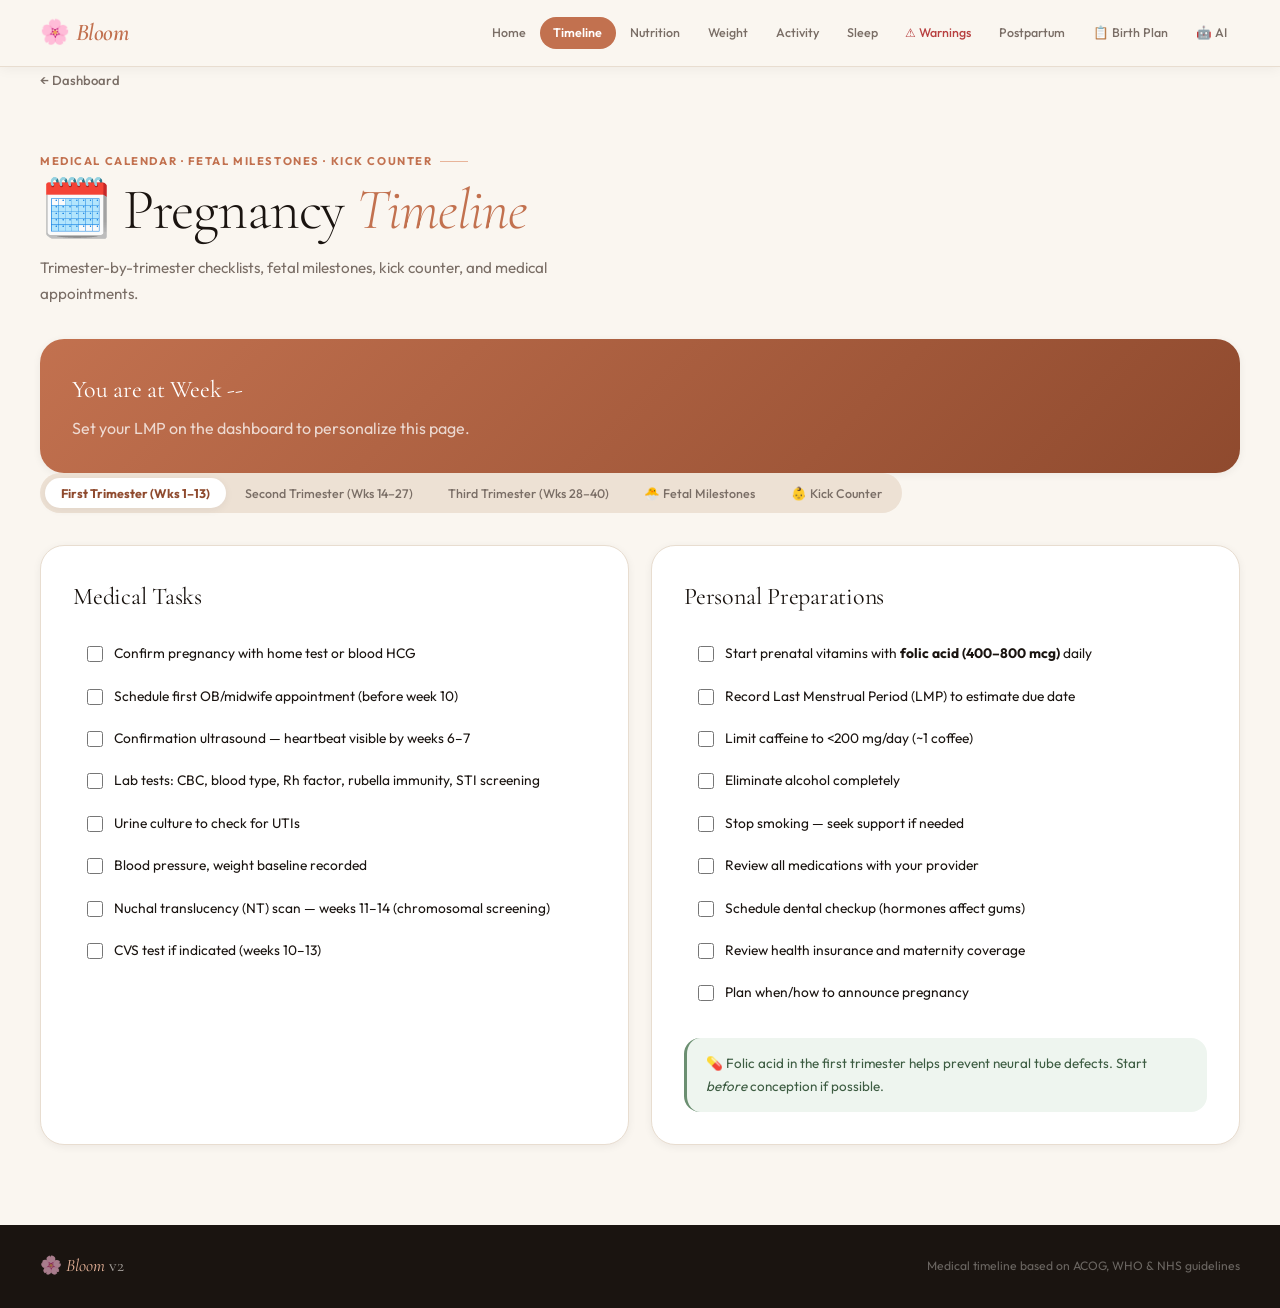
<file: pages/timeline.html>
<!DOCTYPE html>
<html lang="en">
<head>
  <meta charset="UTF-8" /><meta name="viewport" content="width=device-width, initial-scale=1.0" />
  <title>Timeline — Bloom v2</title>
  <link rel="stylesheet" href="../css/main.css" />
</head>
<body>
<nav class="navbar">
  <div class="nav-logo">🌸 <span>Bloom</span></div>
  <ul class="nav-links" id="navLinks">
    <li><a href="../index.html">Home</a></li><li><a href="timeline.html" class="active">Timeline</a></li>
    <li><a href="nutrition.html" >Nutrition</a></li><li><a href="weight.html" >Weight</a></li>
    <li><a href="activity.html" >Activity</a></li><li><a href="sleep.html" >Sleep</a></li>
    <li><a href="warnings.html" class="warn-link">⚠ Warnings</a></li>
    <li><a href="postpartum.html" >Postpartum</a></li><li><a href="birth-plan.html">📋 Birth Plan</a></li><li><a href="ai-advisor.html">🤖 AI</a></li>
  </ul>
  <button class="nav-burger" onclick="toggleMenu()">☰</button>
</nav>

<div class="page-wrap">
  <a href="../index.html" class="back-link">← Dashboard</a>
  <div class="ph">
    <div class="eyebrow">Medical Calendar · Fetal Milestones · Kick Counter</div>
    <div class="page-title">🗓️ Pregnancy <em>Timeline</em></div>
    <div class="page-sub">Trimester-by-trimester checklists, fetal milestones, kick counter, and medical appointments.</div>
  </div>
<!-- Current Week Banner -->
  <div class="card" id="currentWeekBanner" style="background:linear-gradient(135deg,var(--clay),var(--clay-d));color:white;border:none;">
    <div class="card-title" style="color:#fff;margin-bottom:.4rem">You are at Week <span id="tlWeek">--</span></div>
    <p style="color:rgba(255,255,255,.75)" id="tlTrimMessage">Set your LMP on the dashboard to personalize this page.</p>
  </div>

  <!-- Trimester Tabs -->
  <div class="tab-nav">
    <button class="tab-btn active" onclick="switchTab('t1','trim',this)">First Trimester (Wks 1–13)</button>
    <button class="tab-btn" onclick="switchTab('t2','trim',this)">Second Trimester (Wks 14–27)</button>
    <button class="tab-btn" onclick="switchTab('t3','trim',this)">Third Trimester (Wks 28–40)</button>
    <button class="tab-btn" onclick="switchTab('milestones','trim',this)">🐣 Fetal Milestones</button>
    <button class="tab-btn" onclick="switchTab('kickcount','trim',this)">👶 Kick Counter</button>
  </div>

  <!-- T1 -->
  <div class="tab-panel active" id="trim-t1">
    <div class="g g-2">
      <div class="card">
        <div class="card-title">Medical Tasks</div>
        <ul class="checklist">
          <li class="cl-item"><input type="checkbox" data-key="t1-confirm"/><span>Confirm pregnancy with home test or blood HCG</span></li>
          <li class="cl-item"><input type="checkbox" data-key="t1-ob"/><span>Schedule first OB/midwife appointment (before week 10)</span></li>
          <li class="cl-item"><input type="checkbox" data-key="t1-us"/><span>Confirmation ultrasound — heartbeat visible by weeks 6–7</span></li>
          <li class="cl-item"><input type="checkbox" data-key="t1-cbc"/><span>Lab tests: CBC, blood type, Rh factor, rubella immunity, STI screening</span></li>
          <li class="cl-item"><input type="checkbox" data-key="t1-urine"/><span>Urine culture to check for UTIs</span></li>
          <li class="cl-item"><input type="checkbox" data-key="t1-vitals"/><span>Blood pressure, weight baseline recorded</span></li>
          <li class="cl-item"><input type="checkbox" data-key="t1-nt"/><span>Nuchal translucency (NT) scan — weeks 11–14 (chromosomal screening)</span></li>
          <li class="cl-item"><input type="checkbox" data-key="t1-cvs"/><span>CVS test if indicated (weeks 10–13)</span></li>
        </ul>
      </div>
      <div class="card">
        <div class="card-title">Personal Preparations</div>
        <ul class="checklist">
          <li class="cl-item"><input type="checkbox" data-key="t1-folic"/><span>Start prenatal vitamins with <strong>folic acid (400–800 mcg)</strong> daily</span></li>
          <li class="cl-item"><input type="checkbox" data-key="t1-lmp"/><span>Record Last Menstrual Period (LMP) to estimate due date</span></li>
          <li class="cl-item"><input type="checkbox" data-key="t1-caffeine"/><span>Limit caffeine to &lt;200 mg/day (~1 coffee)</span></li>
          <li class="cl-item"><input type="checkbox" data-key="t1-alcohol"/><span>Eliminate alcohol completely</span></li>
          <li class="cl-item"><input type="checkbox" data-key="t1-smoke"/><span>Stop smoking — seek support if needed</span></li>
          <li class="cl-item"><input type="checkbox" data-key="t1-meds"/><span>Review all medications with your provider</span></li>
          <li class="cl-item"><input type="checkbox" data-key="t1-dental"/><span>Schedule dental checkup (hormones affect gums)</span></li>
          <li class="cl-item"><input type="checkbox" data-key="t1-ins"/><span>Review health insurance and maternity coverage</span></li>
          <li class="cl-item"><input type="checkbox" data-key="t1-announce"/><span>Plan when/how to announce pregnancy</span></li>
        </ul>
        <div class="ib ib-s mt-l">
          💊 Folic acid in the first trimester helps prevent neural tube defects. Start <em>before</em> conception if possible.
        </div>
      </div>
    </div>
  </div>

  <!-- T2 -->
  <div class="tab-panel" id="trim-t2">
    <div class="g g-2">
      <div class="card">
        <div class="card-title">Medical Tasks</div>
        <ul class="checklist">
          <li class="cl-item"><input type="checkbox" data-key="t2-anatomy"/><span><strong>Anatomy scan (level II ultrasound)</strong> around week 20 — checks all organs</span></li>
          <li class="cl-item"><input type="checkbox" data-key="t2-gd"/><span><strong>Gestational diabetes screening</strong> (glucose challenge test) weeks 24–28</span></li>
          <li class="cl-item"><input type="checkbox" data-key="t2-quad"/><span>Quad screen blood test (weeks 15–20)</span></li>
          <li class="cl-item"><input type="checkbox" data-key="t2-amnio"/><span>Amniocentesis if indicated (weeks 15–20)</span></li>
          <li class="cl-item"><input type="checkbox" data-key="t2-bp"/><span>Regular blood pressure monitoring</span></li>
          <li class="cl-item"><input type="checkbox" data-key="t2-iron"/><span>Iron levels checked — supplement if anaemic</span></li>
          <li class="cl-item"><input type="checkbox" data-key="t2-flu"/><span>Get flu vaccine if in season</span></li>
        </ul>
      </div>
      <div class="card">
        <div class="card-title">Personal Preparations</div>
        <ul class="checklist">
          <li class="cl-item"><input type="checkbox" data-key="t2-nursery"/><span>Plan and begin setting up nursery</span></li>
          <li class="cl-item"><input type="checkbox" data-key="t2-class"/><span>Enroll in childbirth education classes</span></li>
          <li class="cl-item"><input type="checkbox" data-key="t2-registry"/><span>Create baby registry</span></li>
          <li class="cl-item"><input type="checkbox" data-key="t2-gender"/><span>Find out baby's sex (if desired) from anatomy scan</span></li>
          <li class="cl-item"><input type="checkbox" data-key="t2-names"/><span>Start discussing baby names</span></li>
          <li class="cl-item"><input type="checkbox" data-key="t2-matleave"/><span>Notify employer and plan maternity leave</span></li>
          <li class="cl-item"><input type="checkbox" data-key="t2-exercise"/><span>Maintain 150 min/week moderate activity</span></li>
          <li class="cl-item"><input type="checkbox" data-key="t2-kegel"/><span>Begin daily Kegel exercises</span></li>
        </ul>
        <div class="ib ib-s mt-l">
          🌟 The second trimester is often called the "honeymoon phase" — morning sickness eases and energy returns!
        </div>
      </div>
    </div>
  </div>

  <!-- T3 -->
  <div class="tab-panel" id="trim-t3">
    <div class="g g-2">
      <div class="card">
        <div class="card-title">Medical Tasks</div>
        <ul class="checklist">
          <li class="cl-item"><input type="checkbox" data-key="t3-tdap"/><span>Get <strong>Tdap vaccine</strong> (weeks 27–36) — protects newborn from whooping cough</span></li>
          <li class="cl-item"><input type="checkbox" data-key="t3-gbs"/><span>Group B Strep (GBS) culture (weeks 35–37)</span></li>
          <li class="cl-item"><input type="checkbox" data-key="t3-weekly"/><span>Weekly/biweekly OB appointments starting week 36</span></li>
          <li class="cl-item"><input type="checkbox" data-key="t3-bpp"/><span>Biophysical profile (BPP) if high risk</span></li>
          <li class="cl-item"><input type="checkbox" data-key="t3-position"/><span>Baby in head-down position confirmed by week 34–36</span></li>
          <li class="cl-item"><input type="checkbox" data-key="t3-cervix"/><span>Cervical checks for dilation/effacement (week 36+)</span></li>
        </ul>
      </div>
      <div class="card">
        <div class="card-title">Personal Preparations</div>
        <ul class="checklist">
          <li class="cl-item"><input type="checkbox" data-key="t3-kicks"/><span>Practice <strong>daily kick counts</strong> — aim for 10 movements in 2 hours</span></li>
          <li class="cl-item"><input type="checkbox" data-key="t3-bag"/><span>Pack hospital bag by week 36</span></li>
          <li class="cl-item"><input type="checkbox" data-key="t3-birthplan"/><span>Finalize and share birth plan with provider</span></li>
          <li class="cl-item"><input type="checkbox" data-key="t3-carseat"/><span>Install infant car seat and get it inspected</span></li>
          <li class="cl-item"><input type="checkbox" data-key="t3-pediatrician"/><span>Choose a pediatrician</span></li>
          <li class="cl-item"><input type="checkbox" data-key="t3-breastfeed"/><span>Attend breastfeeding class or consult lactation specialist</span></li>
          <li class="cl-item"><input type="checkbox" data-key="t3-support"/><span>Arrange postpartum support (family, doula, etc.)</span></li>
          <li class="cl-item"><input type="checkbox" data-key="t3-sos"/><span>Sleep on left side (SOS position) for optimal blood flow</span></li>
        </ul>
        <div class="ib ib-g mt-l">
          ⚠️ After 28 weeks, avoid lying flat on your back. This can compress the vena cava and reduce blood flow to you and baby.
        </div>
      </div>
    </div>
  </div>

  <!-- Milestones -->
  <div class="tab-panel" id="trim-milestones">
    <div class="card">
      <div class="card-title">Fetal Development Milestones</div>
      <div class="t-wrap">
        <table class="data-table">
          <thead>
            <tr><th>Week</th><th>Size (approx.)</th><th>Key Development</th></tr>
          </thead>
          <tbody>
            <tr><td>4</td><td>Poppy seed</td><td>Implantation complete; heart begins forming</td></tr>
            <tr><td>6</td><td>Sweet pea</td><td>Heartbeat detectable on ultrasound; brain divides into 5 regions</td></tr>
            <tr><td>8</td><td>Raspberry</td><td>All major organs formed; arms, legs, fingers visible</td></tr>
            <tr><td>10</td><td>Kumquat</td><td>Officially a fetus; nails begin growing</td></tr>
            <tr><td>12</td><td>Lime</td><td>Reflexes develop; kidneys produce urine</td></tr>
            <tr><td>16</td><td>Avocado</td><td>Begins making facial expressions; skeleton hardens</td></tr>
            <tr><td>18–20</td><td>Sweet potato</td><td>Hearing begins; may respond to sounds; anatomy scan</td></tr>
            <tr><td>22</td><td>Papaya</td><td>Rapid brain development; eyes form but fused shut</td></tr>
            <tr><td>24</td><td>Ear of corn</td><td>Viability milestone; lungs develop surfactant</td></tr>
            <tr><td>28</td><td>Eggplant</td><td>Eyes open; REM sleep begins; brain folds deepen</td></tr>
            <tr><td>32</td><td>Jicama</td><td>Practice breathing; gaining 0.5 lb/week; iron stores build</td></tr>
            <tr><td>34</td><td>Butternut squash</td><td>Moves to head-down position; fingernails reach fingertips</td></tr>
            <tr><td>36</td><td>Romaine lettuce head</td><td>Lungs nearly mature; most lanugo shed; brain growing fast</td></tr>
            <tr><td>38</td><td>Leek</td><td>Full term; myelin covers nerves; meconium in intestines</td></tr>
            <tr><td>40</td><td>Watermelon 🍉</td><td>Due date! Average 7–8 lbs, 19–21 inches long</td></tr>
          </tbody>
        </table>
      </div>
    </div>

    <div class="card">
      <div class="card-title">Brain Development Highlights</div>
      <div class="g ga-sm">
        <div class="nut-card"><h4>Weeks 1–8</h4><p>Neural tube closes. <strong>Folic acid</strong> is critical during this window.</p></div>
        <div class="nut-card"><h4>Weeks 18–25</h4><p>Second trimester: hearing develops; responds to mother's voice. <strong>DHA</strong> supports auditory neural pathways.</p></div>
        <div class="nut-card"><h4>Weeks 28–34</h4><p>Rapid synaptogenesis — 250,000 neurons/minute! <strong>Choline, DHA, iodine</strong> are critical now.</p></div>
        <div class="nut-card"><h4>Weeks 35–40</h4><p>Brain triples in weight in last 13 weeks. Myelination begins; <strong>omega-3s</strong> essential.</p></div>
      </div>
    </div>
  </div>

  <!-- Kick Counter -->
  <div class="tab-panel" id="trim-kickcount">
    <div class="card">
      <div class="card-title">👶 Daily Kick Counter</div>
      <p class="t-mute mb-l">Start counting after week 28. Goal: <strong>10 movements within 2 hours</strong>. Tap the button each time you feel baby move.</p>
      <div class="kick-wrap">
        <div class="kick-num" id="kickCount">0</div>
        <button class="kick-btn" onclick="recordKick()" title="Tap when baby moves">👶</button>
        <div class="kick-status" id="kickStatus">Tap when you feel baby move</div>
        <div style="display:flex;gap:1rem;flex-wrap:wrap;justify-content:center">
          <button class="btn btn-s" onclick="resetKicks()">Reset Counter</button>
          <button class="btn btn-g" onclick="startTimer()">⏱ Start 2-hr Timer</button>
        </div>
        <div id="timerDisplay" style="font-family:'Playfair Display',serif;font-size:1.8rem;color:var(--clay);display:none"></div>
      </div>
      <div class="ib ib-g mt-l">
        ⚠️ If you don't feel 10 movements in 2 hours, or if movement significantly decreases from your usual pattern, contact your healthcare provider immediately.
      </div>
    </div>
  </div>

</div>
<footer class="footer"><div class="footer-logo">🌸 <em>Bloom</em> v2</div><div>Medical timeline based on ACOG, WHO &amp; NHS guidelines</div></footer>

<script src="../js/core.js"></script>
<script>
// kick counter
let kicks = 0, timerInterval = null;
function recordKick() {
  kicks++;
  document.getElementById('kickCount').textContent = kicks;
  if (kicks >= 10) {
    document.getElementById('kickStatus').textContent = '🎉 Goal reached! 10 kicks recorded.';
    document.getElementById('kickStatus').style.color = 'var(--sage)';
  } else {
    document.getElementById('kickStatus').textContent = `${10 - kicks} more kicks needed`;
  }
}
function resetKicks() {
  kicks = 0;
  document.getElementById('kickCount').textContent = '0';
  document.getElementById('kickStatus').textContent = 'Tap when you feel baby move';
  document.getElementById('kickStatus').style.color = '';
}
function startTimer() {
  if (timerInterval) { clearInterval(timerInterval); timerInterval = null; }
  let secs = 7200;
  const display = document.getElementById('timerDisplay');
  display.style.display = 'block';
  timerInterval = setInterval(() => {
    secs--;
    const m = Math.floor(secs / 60), s = secs % 60;
    display.textContent = `${String(m).padStart(2,'0')}:${String(s).padStart(2,'0')}`;
    if (secs <= 0) { clearInterval(timerInterval); display.textContent = '⏰ Time up!'; }
  }, 1000);
}
window.addEventListener('DOMContentLoaded', () => {
  const profile = getProfile();
  if (profile.lmp) {
    const w = getWeekFromLMP(profile.lmp);
    document.getElementById('tlWeek').textContent = w;
    const t = getTrimester(w);
    const msgs = { 1:'You\'re in the First Trimester — focus on prenatal care and vitamins.', 2:'You\'re in the Second Trimester — the anatomy scan is coming up!', 3:'You\'re in the Third Trimester — prepare for birth and practice kick counts!' };
    document.getElementById('tlTrimMessage').textContent = msgs[t] || '';
  }
});
</script>
</body>
</html>
</file>
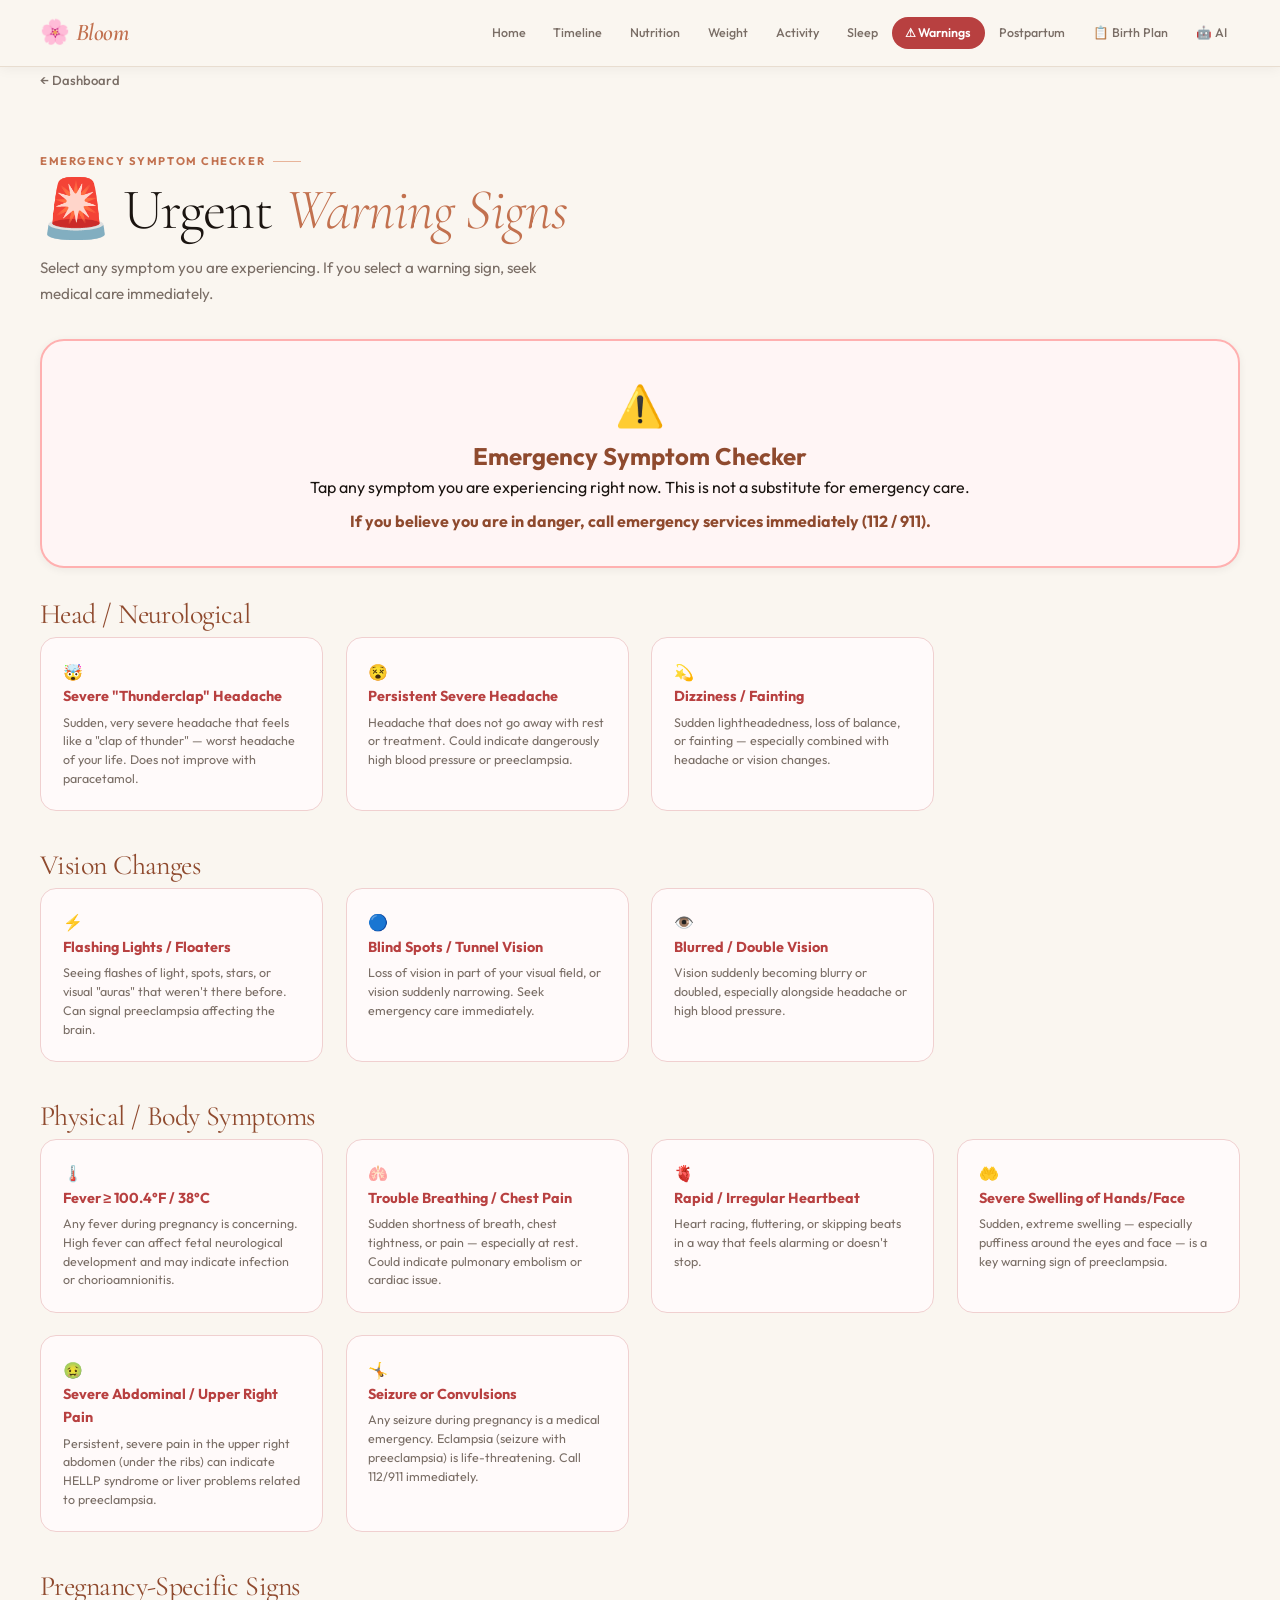
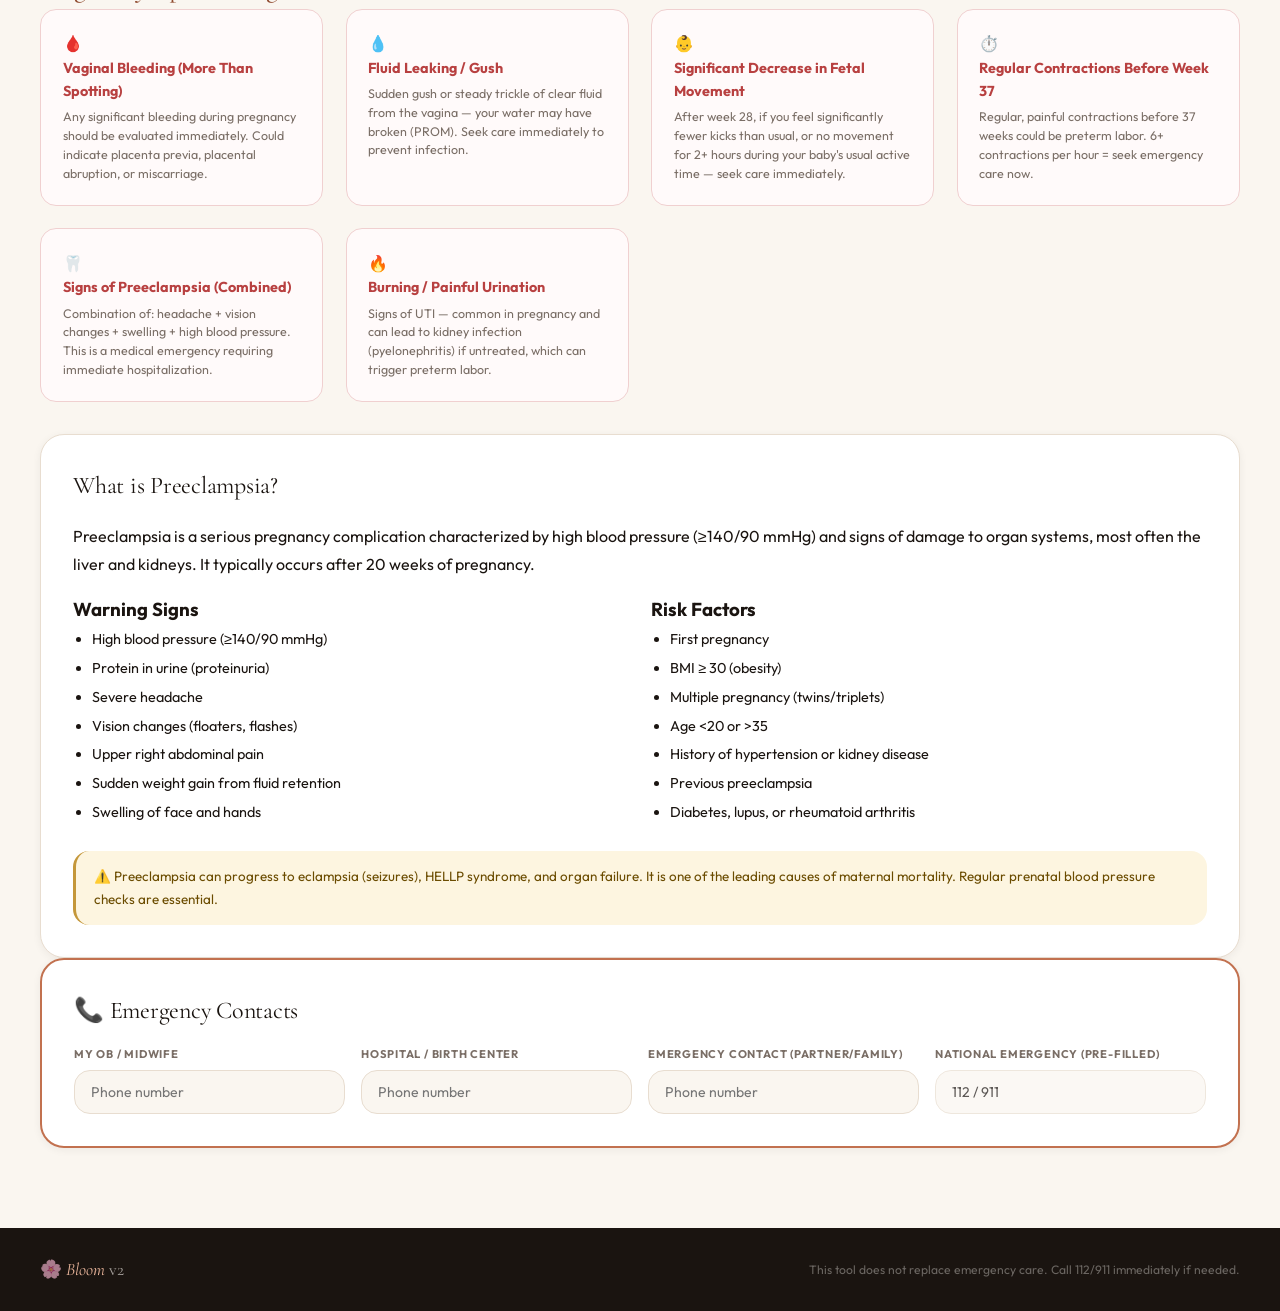
<file: pages/warnings.html>
<!DOCTYPE html>
<html lang="en">
<head>
  <meta charset="UTF-8" /><meta name="viewport" content="width=device-width, initial-scale=1.0" />
  <title>Warnings — Bloom v2</title>
  <link rel="stylesheet" href="../css/main.css" />
</head>
<body>
<nav class="navbar">
  <div class="nav-logo">🌸 <span>Bloom</span></div>
  <ul class="nav-links" id="navLinks">
    <li><a href="../index.html">Home</a></li><li><a href="timeline.html" >Timeline</a></li>
    <li><a href="nutrition.html" >Nutrition</a></li><li><a href="weight.html" >Weight</a></li>
    <li><a href="activity.html" >Activity</a></li><li><a href="sleep.html" >Sleep</a></li>
    <li><a href="warnings.html" class="warn-link active">⚠ Warnings</a></li>
    <li><a href="postpartum.html" >Postpartum</a></li><li><a href="birth-plan.html">📋 Birth Plan</a></li><li><a href="ai-advisor.html">🤖 AI</a></li>
  </ul>
  <button class="nav-burger" onclick="toggleMenu()">☰</button>
</nav>

<div class="page-wrap">
  <a href="../index.html" class="back-link">← Dashboard</a>
  <div class="ph">
    <div class="eyebrow">Emergency Symptom Checker</div>
    <div class="page-title">🚨 Urgent <em>Warning Signs</em></div>
    <div class="page-sub">Select any symptom you are experiencing. If you select a warning sign, seek medical care immediately.</div>
  </div>
<div class="card" style="background:#fff5f5;border:2px solid #ffb0b0;text-align:center;margin-bottom:1.5rem">
    <div style="font-size:2.5rem">⚠️</div>
    <h2 style="color:var(--clay-d)">Emergency Symptom Checker</h2>
    <p style="color:var(--text-muted)">Tap any symptom you are experiencing right now. This is not a substitute for emergency care.</p>
    <p style="margin-top:0.5rem"><strong style="color:var(--clay-d)">If you believe you are in danger, call emergency services immediately (112 / 911).</strong></p>
  </div>

  <!-- Symptom Cards -->
  <h2 class="sec-title" style="color:var(--clay-d)">Head / Neurological</h2>
  <div class="g ga">
    <div class="warn-card" onclick="selectWarning(this)">
      <div >🤯</div>
      <h3>Severe "Thunderclap" Headache</h3>
      <p>Sudden, very severe headache that feels like a "clap of thunder" — worst headache of your life. Does not improve with paracetamol.</p>
    </div>
    <div class="warn-card" onclick="selectWarning(this)">
      <div >😵</div>
      <h3>Persistent Severe Headache</h3>
      <p>Headache that does not go away with rest or treatment. Could indicate dangerously high blood pressure or preeclampsia.</p>
    </div>
    <div class="warn-card" onclick="selectWarning(this)">
      <div >💫</div>
      <h3>Dizziness / Fainting</h3>
      <p>Sudden lightheadedness, loss of balance, or fainting — especially combined with headache or vision changes.</p>
    </div>
  </div>

  <h2 class="sec-title" style="color:var(--clay-d);margin-top:2rem">Vision Changes</h2>
  <div class="g ga">
    <div class="warn-card" onclick="selectWarning(this)">
      <div >⚡</div>
      <h3>Flashing Lights / Floaters</h3>
      <p>Seeing flashes of light, spots, stars, or visual "auras" that weren't there before. Can signal preeclampsia affecting the brain.</p>
    </div>
    <div class="warn-card" onclick="selectWarning(this)">
      <div >🔵</div>
      <h3>Blind Spots / Tunnel Vision</h3>
      <p>Loss of vision in part of your visual field, or vision suddenly narrowing. Seek emergency care immediately.</p>
    </div>
    <div class="warn-card" onclick="selectWarning(this)">
      <div >👁️</div>
      <h3>Blurred / Double Vision</h3>
      <p>Vision suddenly becoming blurry or doubled, especially alongside headache or high blood pressure.</p>
    </div>
  </div>

  <h2 class="sec-title" style="color:var(--clay-d);margin-top:2rem">Physical / Body Symptoms</h2>
  <div class="g ga">
    <div class="warn-card" onclick="selectWarning(this)">
      <div >🌡️</div>
      <h3>Fever ≥ 100.4°F / 38°C</h3>
      <p>Any fever during pregnancy is concerning. High fever can affect fetal neurological development and may indicate infection or chorioamnionitis.</p>
    </div>
    <div class="warn-card" onclick="selectWarning(this)">
      <div >🫁</div>
      <h3>Trouble Breathing / Chest Pain</h3>
      <p>Sudden shortness of breath, chest tightness, or pain — especially at rest. Could indicate pulmonary embolism or cardiac issue.</p>
    </div>
    <div class="warn-card" onclick="selectWarning(this)">
      <div >🫀</div>
      <h3>Rapid / Irregular Heartbeat</h3>
      <p>Heart racing, fluttering, or skipping beats in a way that feels alarming or doesn't stop.</p>
    </div>
    <div class="warn-card" onclick="selectWarning(this)">
      <div >🤲</div>
      <h3>Severe Swelling of Hands/Face</h3>
      <p>Sudden, extreme swelling — especially puffiness around the eyes and face — is a key warning sign of preeclampsia.</p>
    </div>
    <div class="warn-card" onclick="selectWarning(this)">
      <div >🤢</div>
      <h3>Severe Abdominal / Upper Right Pain</h3>
      <p>Persistent, severe pain in the upper right abdomen (under the ribs) can indicate HELLP syndrome or liver problems related to preeclampsia.</p>
    </div>
    <div class="warn-card" onclick="selectWarning(this)">
      <div >🤸</div>
      <h3>Seizure or Convulsions</h3>
      <p>Any seizure during pregnancy is a medical emergency. Eclampsia (seizure with preeclampsia) is life-threatening. Call 112/911 immediately.</p>
    </div>
  </div>

  <h2 class="sec-title" style="color:var(--clay-d);margin-top:2rem">Pregnancy-Specific Signs</h2>
  <div class="g ga">
    <div class="warn-card" onclick="selectWarning(this)">
      <div >🩸</div>
      <h3>Vaginal Bleeding (More Than Spotting)</h3>
      <p>Any significant bleeding during pregnancy should be evaluated immediately. Could indicate placenta previa, placental abruption, or miscarriage.</p>
    </div>
    <div class="warn-card" onclick="selectWarning(this)">
      <div >💧</div>
      <h3>Fluid Leaking / Gush</h3>
      <p>Sudden gush or steady trickle of clear fluid from the vagina — your water may have broken (PROM). Seek care immediately to prevent infection.</p>
    </div>
    <div class="warn-card" onclick="selectWarning(this)">
      <div >👶</div>
      <h3>Significant Decrease in Fetal Movement</h3>
      <p>After week 28, if you feel significantly fewer kicks than usual, or no movement for 2+ hours during your baby's usual active time — seek care immediately.</p>
    </div>
    <div class="warn-card" onclick="selectWarning(this)">
      <div >⏱️</div>
      <h3>Regular Contractions Before Week 37</h3>
      <p>Regular, painful contractions before 37 weeks could be preterm labor. 6+ contractions per hour = seek emergency care now.</p>
    </div>
    <div class="warn-card" onclick="selectWarning(this)">
      <div >🦷</div>
      <h3>Signs of Preeclampsia (Combined)</h3>
      <p>Combination of: headache + vision changes + swelling + high blood pressure. This is a medical emergency requiring immediate hospitalization.</p>
    </div>
    <div class="warn-card" onclick="selectWarning(this)">
      <div >🔥</div>
      <h3>Burning / Painful Urination</h3>
      <p>Signs of UTI — common in pregnancy and can lead to kidney infection (pyelonephritis) if untreated, which can trigger preterm labor.</p>
    </div>
  </div>

  <!-- Alert Banner -->
  <div class="alert-banner" id="alertBanner">
    🚨 YOU SELECTED A WARNING SIGN — SEEK MEDICAL CARE IMMEDIATELY!<br/>
    <span style="font-size:0.92rem;font-weight:400;margin-top:0.5rem;display:block">Call your OB/midwife, go to the nearest emergency room, or dial 112 / 911.<br/>Do not drive yourself if you are experiencing vision changes, seizure, or severe symptoms.</span>
    <button onclick="clearWarnings()" style="margin-top:1rem;padding:0.6rem 1.4rem;background:white;color:#c04a56;border:none;border-radius:100px;font-weight:600;cursor:pointer">Clear Selections</button>
  </div>

  <!-- Preeclampsia Info -->
  <div class="card" style="margin-top:2rem">
    <div class="card-title">What is Preeclampsia?</div>
    <p style="line-height:1.8;margin-bottom:1rem">Preeclampsia is a serious pregnancy complication characterized by high blood pressure (≥140/90 mmHg) and signs of damage to organ systems, most often the liver and kidneys. It typically occurs after 20 weeks of pregnancy.</p>
    <div class="g g-2">
      <div>
        <h3>Warning Signs</h3>
        <ul style="padding-left:1.2rem;line-height:2;font-size:0.9rem">
          <li>High blood pressure (≥140/90 mmHg)</li>
          <li>Protein in urine (proteinuria)</li>
          <li>Severe headache</li>
          <li>Vision changes (floaters, flashes)</li>
          <li>Upper right abdominal pain</li>
          <li>Sudden weight gain from fluid retention</li>
          <li>Swelling of face and hands</li>
        </ul>
      </div>
      <div>
        <h3>Risk Factors</h3>
        <ul style="padding-left:1.2rem;line-height:2;font-size:0.9rem">
          <li>First pregnancy</li>
          <li>BMI ≥ 30 (obesity)</li>
          <li>Multiple pregnancy (twins/triplets)</li>
          <li>Age &lt;20 or &gt;35</li>
          <li>History of hypertension or kidney disease</li>
          <li>Previous preeclampsia</li>
          <li>Diabetes, lupus, or rheumatoid arthritis</li>
        </ul>
      </div>
    </div>
    <div class="ib ib-g mt-l">⚠️ Preeclampsia can progress to eclampsia (seizures), HELLP syndrome, and organ failure. It is one of the leading causes of maternal mortality. Regular prenatal blood pressure checks are essential.</div>
  </div>

  <!-- Emergency Contacts -->
  <div class="card" style="border:2px solid var(--clay)">
    <div class="card-title">📞 Emergency Contacts</div>
    <div class="form-grid">
      <div class="form-group">
        <label class="form-label">My OB / Midwife</label>
        <input type="tel" id="obContact" class="form-input" placeholder="Phone number" oninput="saveContacts()" />
      </div>
      <div class="form-group">
        <label class="form-label">Hospital / Birth Center</label>
        <input type="tel" id="hospitalContact" class="form-input" placeholder="Phone number" oninput="saveContacts()" />
      </div>
      <div class="form-group">
        <label class="form-label">Emergency Contact (Partner/Family)</label>
        <input type="tel" id="partnerContact" class="form-input" placeholder="Phone number" oninput="saveContacts()" />
      </div>
      <div class="form-group">
        <label class="form-label">National Emergency (pre-filled)</label>
        <input type="tel" class="form-input" value="112 / 911" readonly style="opacity:0.7" />
      </div>
    </div>
  </div>

</div>
<footer class="footer"><div class="footer-logo">🌸 <em>Bloom</em> v2</div><div>This tool does not replace emergency care. Call 112/911 immediately if needed.</div></footer>
<script src="../js/core.js"></script>
<script>
function selectWarning(el) {
  el.classList.toggle('selected');
  const anySelected = document.querySelectorAll('.warning-card.selected').length > 0;
  const banner = document.getElementById('alertBanner');
  banner.style.display = anySelected ? 'block' : 'none';
  if (anySelected) banner.scrollIntoView({ behavior: 'smooth', block: 'center' });
}
function clearWarnings() {
  document.querySelectorAll('.warning-card.selected').forEach(c => c.classList.remove('selected'));
  document.getElementById('alertBanner').style.display = 'none';
}
function saveContacts() {
  const c = {
    ob: document.getElementById('obContact').value,
    hospital: document.getElementById('hospitalContact').value,
    partner: document.getElementById('partnerContact').value
  };
  localStorage.setItem('bloomContacts', JSON.stringify(c));
}
window.addEventListener('DOMContentLoaded', () => {
  const c = JSON.parse(localStorage.getItem('bloomContacts') || '{}');
  if (c.ob) document.getElementById('obContact').value = c.ob;
  if (c.hospital) document.getElementById('hospitalContact').value = c.hospital;
  if (c.partner) document.getElementById('partnerContact').value = c.partner;
});
</script>
</body>
</html>
</file>
<file: css/main.css>
/* ═══════════════════════════════════════════════
   BLOOM v2 — PREMIUM MATERNAL WELLNESS PLATFORM
   ═══════════════════════════════════════════════ */
@import url('https://fonts.googleapis.com/css2?family=Cormorant+Garamond:ital,wght@0,300;0,400;0,600;0,700;1,300;1,400;1,600&family=Outfit:wght@300;400;500;600;700&display=swap');

:root {
  --clay:#c2714f;--clay-l:#e8b49a;--clay-d:#8f4a2e;
  --cream:#faf6f0;--parch:#e8ddd0;
  --sage:#6b8f71;--sage-l:#b8d4bc;--sage-d:#3d5c42;
  --gold:#c4973a;--gold-l:#f0dba8;
  --lav:#8b7aaa;--lav-l:#d4ccf0;
  --err:#b84040;--suc:#3d7a50;
  --ink:#1a1410;--mute:#7a6e66;
  --s0:#faf6f0;--s1:#f4ede3;--s2:#ede1d4;--s3:#e4d4c4;
  --fd:'Cormorant Garamond',Georgia,serif;
  --fb:'Outfit',sans-serif;
  --r-s:8px;--r-m:16px;--r-l:24px;--r-xl:36px;--r-f:9999px;
  --sh-s:0 2px 8px rgba(26,20,16,.06);
  --sh-m:0 6px 24px rgba(26,20,16,.10);
  --sh-l:0 16px 48px rgba(26,20,16,.15);
  --ease:cubic-bezier(.16,1,.3,1);
}
*,*::before,*::after{box-sizing:border-box;margin:0;padding:0}
html{scroll-behavior:smooth}
body{font-family:var(--fb);background:var(--cream);color:var(--ink);min-height:100vh;overflow-x:hidden;line-height:1.6}
a{text-decoration:none;color:inherit}img{max-width:100%;display:block}
button{font-family:var(--fb);cursor:pointer}input,select,textarea{font-family:var(--fb)}

/* NAVBAR */
.navbar{position:sticky;top:0;z-index:200;display:flex;align-items:center;gap:.8rem;padding:.85rem 2.5rem;background:rgba(250,246,240,.92);backdrop-filter:blur(20px);border-bottom:1px solid var(--parch);box-shadow:0 2px 12px rgba(26,20,16,.05)}
.nav-logo{font-family:var(--fd);font-size:1.5rem;font-weight:600;color:var(--clay-d);letter-spacing:-.02em;margin-right:auto;display:flex;align-items:center;gap:.4rem}
.nav-logo span{color:var(--clay);font-style:italic}
.nav-links{display:flex;list-style:none;gap:.1rem;align-items:center;flex-wrap:wrap}
.nav-links a{display:block;padding:.36rem .82rem;border-radius:var(--r-f);font-size:.78rem;font-weight:500;color:var(--mute);transition:all .15s}
.nav-links a:hover{color:var(--clay-d);background:var(--s2)}
.nav-links a.active{background:var(--clay);color:#fff;font-weight:600}
.nav-links a.warn-link{color:var(--err)}
.nav-links a.warn-link.active{background:var(--err);color:#fff}
.nav-burger{display:none;background:none;border:none;padding:.4rem;color:var(--mute);font-size:1.4rem}

/* SHELL */
.page-wrap{max-width:1320px;margin:0 auto;padding:0 2.5rem 5rem}
.ph{padding:2.5rem 0 2rem}
.eyebrow{font-size:.7rem;font-weight:700;letter-spacing:.14em;text-transform:uppercase;color:var(--clay);margin-bottom:.5rem;display:flex;align-items:center;gap:.5rem}
.eyebrow::after{content:'';display:block;width:28px;height:1px;background:var(--clay-l)}
.page-title{font-family:var(--fd);font-size:clamp(2.2rem,4.5vw,3.6rem);font-weight:300;line-height:1.1;letter-spacing:-.02em;color:var(--ink);margin-bottom:.8rem}
.page-title em{color:var(--clay);font-style:italic}
.page-sub{font-size:.95rem;color:var(--mute);max-width:540px;line-height:1.7}
.back-link{display:inline-flex;align-items:center;gap:.4rem;font-size:.82rem;font-weight:500;color:var(--mute);margin-bottom:1.4rem;transition:color .15s}
.back-link:hover{color:var(--clay)}

/* BUTTONS */
.btn{display:inline-flex;align-items:center;gap:.5rem;padding:.7rem 1.65rem;border-radius:var(--r-f);font-size:.84rem;font-weight:600;border:none;transition:all .25s var(--ease);white-space:nowrap}
.btn-p{background:var(--clay);color:#fff;box-shadow:0 4px 18px rgba(194,113,79,.38)}
.btn-p:hover{background:var(--clay-d);transform:translateY(-2px);box-shadow:0 8px 28px rgba(194,113,79,.42)}
.btn-s{background:var(--sage);color:#fff}
.btn-s:hover{background:var(--sage-d);transform:translateY(-2px)}
.btn-g{background:transparent;color:var(--clay);border:1.5px solid var(--clay-l)}
.btn-g:hover{background:var(--s2);border-color:var(--clay)}
.btn-err{background:var(--err);color:#fff}
.btn-err:hover{background:#9a3030;transform:translateY(-2px)}
.btn:disabled{opacity:.45;cursor:not-allowed;transform:none!important}
.btn-sm{padding:.42rem .9rem;font-size:.74rem}

/* CARDS */
.card{background:#fff;border-radius:var(--r-l);padding:2rem;border:1px solid var(--parch);box-shadow:var(--sh-s);transition:box-shadow .3s}
.card:hover{box-shadow:var(--sh-m)}
.card-title{font-family:var(--fd);font-size:1.5rem;font-weight:400;letter-spacing:-.01em;color:var(--ink);margin-bottom:1rem}
.c-clay{border-top:3px solid var(--clay)}.c-sage{border-top:3px solid var(--sage)}
.c-gold{border-top:3px solid var(--gold)}.c-lav{border-top:3px solid var(--lav)}
.c-err{border-top:3px solid var(--err)}

/* STAT CARD */
.stat-card{background:var(--s1);border-radius:var(--r-l);padding:1.8rem;border:1px solid var(--parch);transition:all .3s var(--ease);position:relative;overflow:hidden}
.stat-card::before{content:'';position:absolute;top:0;left:0;right:0;height:3px;background:linear-gradient(90deg,var(--clay),var(--clay-l))}
.stat-card:hover{transform:translateY(-4px);box-shadow:var(--sh-m);background:#fff}
.stat-val{font-family:var(--fd);font-size:2.8rem;font-weight:300;color:var(--clay-d);line-height:1;letter-spacing:-.03em}
.stat-label{font-size:.7rem;font-weight:700;letter-spacing:.08em;text-transform:uppercase;color:var(--mute);margin-top:.3rem}
.stat-sub{font-size:.76rem;color:var(--mute);margin-top:.2rem}

/* GRID */
.g{display:grid;gap:1.4rem}
.g-2{grid-template-columns:repeat(2,1fr)}
.g-3{grid-template-columns:repeat(3,1fr)}
.g-4{grid-template-columns:repeat(4,1fr)}
.ga{grid-template-columns:repeat(auto-fill,minmax(280px,1fr))}
.ga-sm{grid-template-columns:repeat(auto-fill,minmax(210px,1fr))}
.ga-xs{grid-template-columns:repeat(auto-fill,minmax(165px,1fr))}

/* TABS */
.tab-nav{display:flex;gap:.2rem;padding:.3rem;background:var(--s2);border-radius:var(--r-l);width:fit-content;margin-bottom:2rem;flex-wrap:wrap}
.tab-btn{padding:.48rem 1rem;border-radius:calc(var(--r-l) - 4px);border:none;background:transparent;font-family:var(--fb);font-size:.78rem;font-weight:500;color:var(--mute);cursor:pointer;transition:all .15s;white-space:nowrap}
.tab-btn:hover{color:var(--clay-d);background:rgba(255,255,255,.6)}
.tab-btn.active{background:#fff;color:var(--clay-d);font-weight:700;box-shadow:var(--sh-s)}
.tab-panel{display:none;animation:fu .3s var(--ease)}
.tab-panel.active{display:block}
@keyframes fu{from{opacity:0;transform:translateY(8px)}to{opacity:1;transform:translateY(0)}}

/* FORM */
.form-group{display:flex;flex-direction:column;gap:.4rem}
.form-label{font-size:.7rem;font-weight:700;letter-spacing:.07em;text-transform:uppercase;color:var(--mute)}
.form-input{width:100%;padding:.75rem 1rem;border:1.5px solid var(--parch);border-radius:var(--r-m);font-family:var(--fb);font-size:.88rem;color:var(--ink);background:var(--s0);transition:all .15s;outline:none;-webkit-appearance:none}
.form-input:focus{border-color:var(--clay);background:#fff;box-shadow:0 0 0 3px rgba(194,113,79,.13)}
select.form-input{cursor:pointer}
textarea.form-input{resize:vertical;min-height:72px;line-height:1.6}
.form-grid{display:grid;grid-template-columns:repeat(auto-fit,minmax(165px,1fr));gap:1rem}

/* TABLES */
.t-wrap{overflow-x:auto;border-radius:var(--r-m)}
.data-table{width:100%;border-collapse:collapse;font-size:.84rem}
.data-table th{padding:.78rem 1rem;background:var(--ink);color:var(--cream);text-align:left;font-size:.68rem;font-weight:700;letter-spacing:.08em;text-transform:uppercase}
.data-table th:first-child{border-radius:var(--r-s) 0 0 0}
.data-table th:last-child{border-radius:0 var(--r-s) 0 0}
.data-table td{padding:.78rem 1rem;border-bottom:1px solid var(--s2);vertical-align:top}
.data-table tr:last-child td{border-bottom:none}
.data-table tbody tr:hover td{background:var(--s1)}

/* BADGES */
.badge{display:inline-flex;align-items:center;gap:.3rem;padding:.2rem .62rem;border-radius:var(--r-f);font-size:.66rem;font-weight:700;letter-spacing:.04em;text-transform:uppercase;white-space:nowrap}
.b-safe{background:#e8f4eb;color:var(--sage-d)}
.b-caut{background:#fdf3dc;color:#7a5800}
.b-avoid{background:#fce8e8;color:var(--err)}
.b-clay{background:#f5e6de;color:var(--clay-d)}
.b-info{background:var(--s2);color:var(--mute)}
.b-lav{background:#f2eff8;color:#4a3a70}

/* CHECKLIST */
.checklist{list-style:none;display:flex;flex-direction:column}
.cl-item{display:flex;align-items:flex-start;gap:.7rem;padding:.68rem .85rem;border-radius:var(--r-s);transition:background .15s;cursor:pointer}
.cl-item:hover{background:var(--s1)}
.cl-item input[type=checkbox]{width:16px;height:16px;accent-color:var(--clay);flex-shrink:0;margin-top:3px;cursor:pointer}
.cl-item span{font-size:.86rem;line-height:1.5}
.cl-item.done span{color:var(--mute);text-decoration:line-through}

/* INFO BLOCKS */
.ib{padding:.88rem 1.15rem;border-radius:var(--r-m);font-size:.84rem;line-height:1.7}
.ib-s{background:#eef5ef;border-left:3px solid var(--sage);color:var(--sage-d)}
.ib-c{background:#f8ede7;border-left:3px solid var(--clay);color:var(--clay-d)}
.ib-g{background:#fdf5e0;border-left:3px solid var(--gold);color:#6b4c00}
.ib-e{background:#fce8e8;border-left:3px solid var(--err);color:#8a2020}
.ib-l{background:#f2eff8;border-left:3px solid var(--lav);color:#4a3a70}

/* PROGRESS */
.prog-wrap{height:8px;background:var(--s2);border-radius:var(--r-f);overflow:hidden}
.prog-fill{height:100%;border-radius:var(--r-f);background:linear-gradient(90deg,var(--clay-l),var(--clay));transition:width .8s var(--ease)}
.prog-fill.sage-fill{background:linear-gradient(90deg,var(--sage-l),var(--sage))}

/* HERO */
.hero{position:relative;overflow:hidden;background:linear-gradient(135deg,#1a1410 0%,#2d1f17 55%,#1a2420 100%);border-radius:var(--r-xl);padding:3rem 3.5rem;display:grid;grid-template-columns:1fr auto;gap:2rem;align-items:center;min-height:310px;margin-bottom:2rem}
.hero::before{content:'';position:absolute;inset:0;background:radial-gradient(ellipse at 85% 50%,rgba(194,113,79,.22) 0%,transparent 60%),radial-gradient(ellipse at 15% 80%,rgba(107,143,113,.14) 0%,transparent 50%);pointer-events:none}
.h-tag{display:inline-flex;align-items:center;gap:.5rem;padding:.3rem .88rem;border-radius:var(--r-f);background:rgba(194,113,79,.18);color:var(--clay-l);font-size:.7rem;font-weight:700;letter-spacing:.1em;text-transform:uppercase;border:1px solid rgba(194,113,79,.28);margin-bottom:1.1rem}
.h-title{font-family:var(--fd);font-size:clamp(1.8rem,3.6vw,2.8rem);font-weight:300;line-height:1.15;letter-spacing:-.02em;color:var(--cream);margin-bottom:.75rem}
.h-title em{color:var(--clay-l);font-style:italic}
.h-sub{color:rgba(250,246,240,.55);font-size:.88rem;line-height:1.7;max-width:380px}
.h-actions{display:flex;gap:.8rem;margin-top:1.3rem;flex-wrap:wrap}
.h-visual{display:flex;flex-direction:column;align-items:center;gap:1rem;position:relative;z-index:1;flex-shrink:0}
.ring-wrap{position:relative;width:165px;height:165px}
.ring-center{position:absolute;inset:0;display:flex;flex-direction:column;align-items:center;justify-content:center}
.ring-wk{font-family:var(--fd);font-size:2.8rem;font-weight:300;color:var(--cream);line-height:1;letter-spacing:-.03em}
.ring-sub{font-size:.62rem;color:rgba(250,246,240,.46);text-transform:uppercase;letter-spacing:.1em}
.h-stats{display:flex;gap:.9rem}
.h-stat{text-align:center;padding:.65rem 1rem;background:rgba(255,255,255,.08);border-radius:var(--r-m);border:1px solid rgba(255,255,255,.12)}
.h-stat-v{font-family:var(--fd);font-size:1.5rem;color:var(--clay-l);font-weight:300;line-height:1}
.h-stat-l{font-size:.6rem;color:rgba(250,246,240,.42);text-transform:uppercase;letter-spacing:.08em;margin-top:.2rem}

/* MODULE CARDS */
.module-card{display:flex;flex-direction:column;background:#fff;border-radius:var(--r-l);padding:1.8rem;border:1px solid var(--parch);box-shadow:var(--sh-s);cursor:pointer;transition:all .3s var(--ease);position:relative;overflow:hidden;text-decoration:none;color:inherit}
.module-card:hover{transform:translateY(-5px);box-shadow:var(--sh-l);border-color:var(--clay-l)}
.mod-icon{font-size:2.1rem;margin-bottom:.9rem;line-height:1}
.module-card h3{font-family:var(--fd);font-size:1.2rem;font-weight:400;letter-spacing:-.01em;margin-bottom:.4rem;color:var(--ink)}
.module-card p{font-size:.79rem;color:var(--mute);line-height:1.5;flex:1}
.mod-arr{display:inline-flex;align-items:center;gap:.3rem;margin-top:1.1rem;font-size:.72rem;font-weight:700;color:var(--clay);letter-spacing:.06em;text-transform:uppercase;transition:gap .15s}
.module-card:hover .mod-arr{gap:.6rem}
.mod-bar{position:absolute;top:0;left:0;right:0;height:3px;border-radius:var(--r-l) var(--r-l) 0 0}

/* KICK COUNTER */
.kick-wrap{display:flex;flex-direction:column;align-items:center;gap:1.4rem;padding:1.8rem 0}
.kick-num{font-family:var(--fd);font-size:5.5rem;font-weight:300;color:var(--clay-d);line-height:1;letter-spacing:-.04em}
.kick-btn{width:145px;height:145px;border-radius:50%;border:none;background:radial-gradient(circle at 35% 35%,var(--clay-l),var(--clay));cursor:pointer;box-shadow:0 8px 28px rgba(194,113,79,.4),inset 0 1px 0 rgba(255,255,255,.3);display:flex;align-items:center;justify-content:center;font-size:2.6rem;transition:all .1s}
.kick-btn:active{transform:scale(.93);box-shadow:0 2px 10px rgba(194,113,79,.3)}
.kick-status{font-size:.84rem;color:var(--mute);text-align:center}

/* SLEEP SVG POSITIONS */
.sleep-pos-grid{display:grid;grid-template-columns:repeat(auto-fill,minmax(220px,1fr));gap:1rem}
.sleep-pos-card{border-radius:var(--r-m);padding:1.3rem;border:2px solid transparent;transition:all .2s}
.sp-best{background:#eef5ef;border-color:var(--sage)}.sp-good{background:var(--s1);border-color:var(--parch)}
.sp-caut{background:#fdf5e0;border-color:var(--gold)}.sp-avoid{background:#fce8e8;border-color:#f0a0a0}
.sleep-pos-card h4{font-weight:700;margin-bottom:.4rem;font-size:.9rem}
.sleep-pos-card p{font-size:.79rem;color:var(--mute);line-height:1.5}
.sleep-svg-wrap{background:var(--s1);border-radius:var(--r-l);padding:1.5rem;text-align:center;margin-bottom:1rem}
.sleep-svg-wrap svg{max-width:100%;height:auto}

/* NUTRIENT CARDS */
.nut-card{background:var(--s1);border-radius:var(--r-m);padding:1.35rem;border:1px solid var(--parch);transition:all .25s var(--ease)}
.nut-card:hover{background:#fff;box-shadow:var(--sh-m);transform:translateY(-2px)}
.nut-card h4{font-family:var(--fd);font-size:1.05rem;font-weight:600;color:var(--clay-d);margin-bottom:.3rem}
.nut-card p{font-size:.78rem;color:var(--mute);line-height:1.5}
.nut-card .sources{font-size:.74rem;font-weight:600;color:var(--ink);margin-top:.42rem}

/* MONTH PLAN */
.month-card{background:#fff;border-radius:var(--r-l);border:1px solid var(--parch);overflow:hidden;transition:all .25s var(--ease)}
.month-card:hover{box-shadow:var(--sh-m)}
.month-header{padding:1.1rem 1.4rem;display:flex;align-items:center;justify-content:space-between;cursor:pointer;user-select:none}
.month-header:hover{background:var(--s1)}
.month-num{font-family:var(--fd);font-size:1.8rem;font-weight:300;color:var(--clay-d);line-height:1}
.month-label{font-size:.72rem;font-weight:700;letter-spacing:.06em;text-transform:uppercase;color:var(--mute)}
.month-trim{font-size:.68rem;padding:.18rem .55rem;border-radius:var(--r-f);font-weight:700}
.month-body{padding:0 1.4rem 1.4rem;display:none;border-top:1px solid var(--s2)}
.month-body.open{display:block;animation:fu .25s var(--ease)}
.month-section{margin-top:1rem}
.month-section h4{font-size:.72rem;font-weight:700;letter-spacing:.07em;text-transform:uppercase;color:var(--mute);margin-bottom:.5rem}
.food-chips{display:flex;flex-wrap:wrap;gap:.35rem}
.chip{padding:.22rem .7rem;border-radius:var(--r-f);font-size:.74rem;font-weight:500}
.chip-safe{background:#e8f4eb;color:var(--sage-d)}
.chip-avoid{background:#fce8e8;color:var(--err)}
.chip-caut{background:#fdf3dc;color:#7a5800}

/* WARNING */
.warn-card{background:#fffafa;border-radius:var(--r-m);padding:1.35rem;border:1.5px solid #f0d0d0;cursor:pointer;transition:all .2s var(--ease);user-select:none}
.warn-card:hover{border-color:var(--err);background:#fff5f5;transform:scale(1.01)}
.warn-card.selected{border-color:var(--err);background:#fce8e8;box-shadow:0 0 0 3px rgba(184,64,64,.18)}
.warn-card h3{font-size:.9rem;font-weight:700;color:var(--err);margin-bottom:.33rem}
.warn-card p{font-size:.78rem;color:var(--mute);line-height:1.5}
.alert-banner{background:var(--err);color:#fff;border-radius:var(--r-l);padding:1.8rem;text-align:center;display:none;animation:pulse 2s ease-in-out infinite;margin-top:1.5rem}
.alert-banner h2{font-family:var(--fd);font-size:1.6rem;margin-bottom:.5rem}
@keyframes pulse{0%,100%{box-shadow:0 0 0 0 rgba(184,64,64,.5)}50%{box-shadow:0 0 0 14px rgba(184,64,64,0)}}

/* PP TIMELINE */
.pp-tl{position:relative;padding-left:2rem}
.pp-tl::before{content:'';position:absolute;left:.5rem;top:.5rem;bottom:0;width:2px;background:linear-gradient(to bottom,var(--clay),var(--clay-l),transparent)}
.pp-item{position:relative;margin-bottom:2rem}
.pp-item::before{content:'';position:absolute;left:-1.65rem;top:.3rem;width:12px;height:12px;border-radius:50%;background:var(--clay);border:3px solid var(--cream);box-shadow:0 0 0 2px var(--clay-l)}
.pp-wk{font-size:.68rem;font-weight:700;letter-spacing:.08em;text-transform:uppercase;color:var(--clay);margin-bottom:.28rem}
.pp-item h3{font-weight:600;margin-bottom:.3rem;font-size:.92rem}
.pp-item p{font-size:.82rem;color:var(--mute);line-height:1.6}

/* AI */
.drop-zone{border:2px dashed var(--parch);border-radius:var(--r-xl);padding:3.5rem 2rem;text-align:center;cursor:pointer;background:var(--s1);transition:all .25s var(--ease)}
.drop-zone:hover,.drop-zone.drag-over{border-color:var(--clay);background:var(--s2)}
.spinner{width:40px;height:40px;border:3px solid var(--parch);border-top-color:var(--clay);border-radius:50%;animation:spin .7s linear infinite;margin:0 auto 1rem}
@keyframes spin{to{transform:rotate(360deg)}}
.ai-result{background:var(--s1);border-radius:var(--r-l);padding:1.8rem;border-left:4px solid var(--clay);font-size:.88rem;line-height:1.85;animation:fu .4s var(--ease)}

/* ACTIVITY */
.act-card{background:var(--s1);border-radius:var(--r-m);padding:1.2rem;border:2px solid var(--parch);text-align:center;transition:all .2s}
.act-card:hover{border-color:var(--sage);background:var(--sage-l)}
.act-icon{font-size:1.9rem;margin-bottom:.5rem}
.act-card h4{font-size:.86rem;font-weight:700;margin-bottom:.25rem}
.act-card p{font-size:.76rem;color:var(--mute)}

/* SETUP */
.setup-wrap{background:linear-gradient(135deg,var(--s1),#fff);border-radius:var(--r-xl);padding:2.5rem;border:1px solid var(--parch);box-shadow:var(--sh-m)}
.setup-title{font-family:var(--fd);font-size:1.9rem;font-weight:300;letter-spacing:-.02em;margin-bottom:.4rem}
.profile-result{background:#fff;border-radius:var(--r-l);padding:1.4rem;border:1px solid var(--parch);margin-top:1.4rem;font-size:.84rem;line-height:2.1}
.pr-row{display:flex;align-items:center;gap:.5rem}
.pr-row strong{color:var(--clay-d);min-width:185px;display:inline-block}

/* SECTION HEAD */
.sec-head{display:flex;align-items:baseline;justify-content:space-between;gap:1rem;margin-bottom:1.5rem}
.sec-title{font-family:var(--fd);font-size:1.75rem;font-weight:400;letter-spacing:-.02em;color:var(--ink)}

/* FOOTER */
.footer{background:var(--ink);color:rgba(250,246,240,.36);padding:1.6rem 2.5rem;font-size:.76rem;line-height:1.8;display:flex;align-items:center;justify-content:space-between;flex-wrap:wrap;gap:1rem}
.footer-logo{font-family:var(--fd);font-size:1.1rem;color:rgba(250,246,240,.62)}
.footer-logo em{color:var(--clay-l);font-style:italic}

/* UTILS */
.hidden{display:none!important}
.mt-s{margin-top:.5rem}.mt-m{margin-top:1rem}.mt-l{margin-top:1.5rem}.mt-xl{margin-top:2rem}
.mb-s{margin-bottom:.5rem}.mb-m{margin-bottom:1rem}.mb-l{margin-bottom:1.5rem}
.t-mute{color:var(--mute)}.t-clay{color:var(--clay)}.t-sage{color:var(--sage-d)}.t-err{color:var(--err)}
.t-sm{font-size:.83rem}.t-xs{font-size:.73rem}
.fd{font-family:var(--fd)}
.divider{height:1px;background:var(--parch);margin:1.5rem 0}
.center{text-align:center}
.flex{display:flex}.flex-col{flex-direction:column}.items-c{align-items:center}.j-between{justify-content:space-between}

/* RESPONSIVE */
@media(max-width:1024px){.g-4{grid-template-columns:repeat(2,1fr)}.hero{grid-template-columns:1fr}.h-visual{display:none}}
@media(max-width:768px){
  .page-wrap{padding:0 1.2rem 4rem}.navbar{padding:.8rem 1.2rem}
  .nav-links{display:none;position:fixed;inset:58px 0 0 0;background:var(--cream);padding:1.4rem;z-index:199;flex-direction:column;gap:.2rem;overflow-y:auto}
  .nav-links.open{display:flex}
  .nav-links a{font-size:.93rem;padding:.72rem 1rem}
  .nav-burger{display:block}
  .g-2,.g-3,.g-4{grid-template-columns:1fr}
  .hero{padding:2rem;min-height:auto}
  .card{padding:1.4rem}.setup-wrap{padding:1.7rem}
  .tab-nav{width:100%}.tab-btn{font-size:.73rem;padding:.4rem .78rem}
  .page-title{font-size:2rem}
}
@media(max-width:480px){.ga,.ga-sm,.ga-xs{grid-template-columns:1fr}.h-title{font-size:1.7rem}}
</file>
